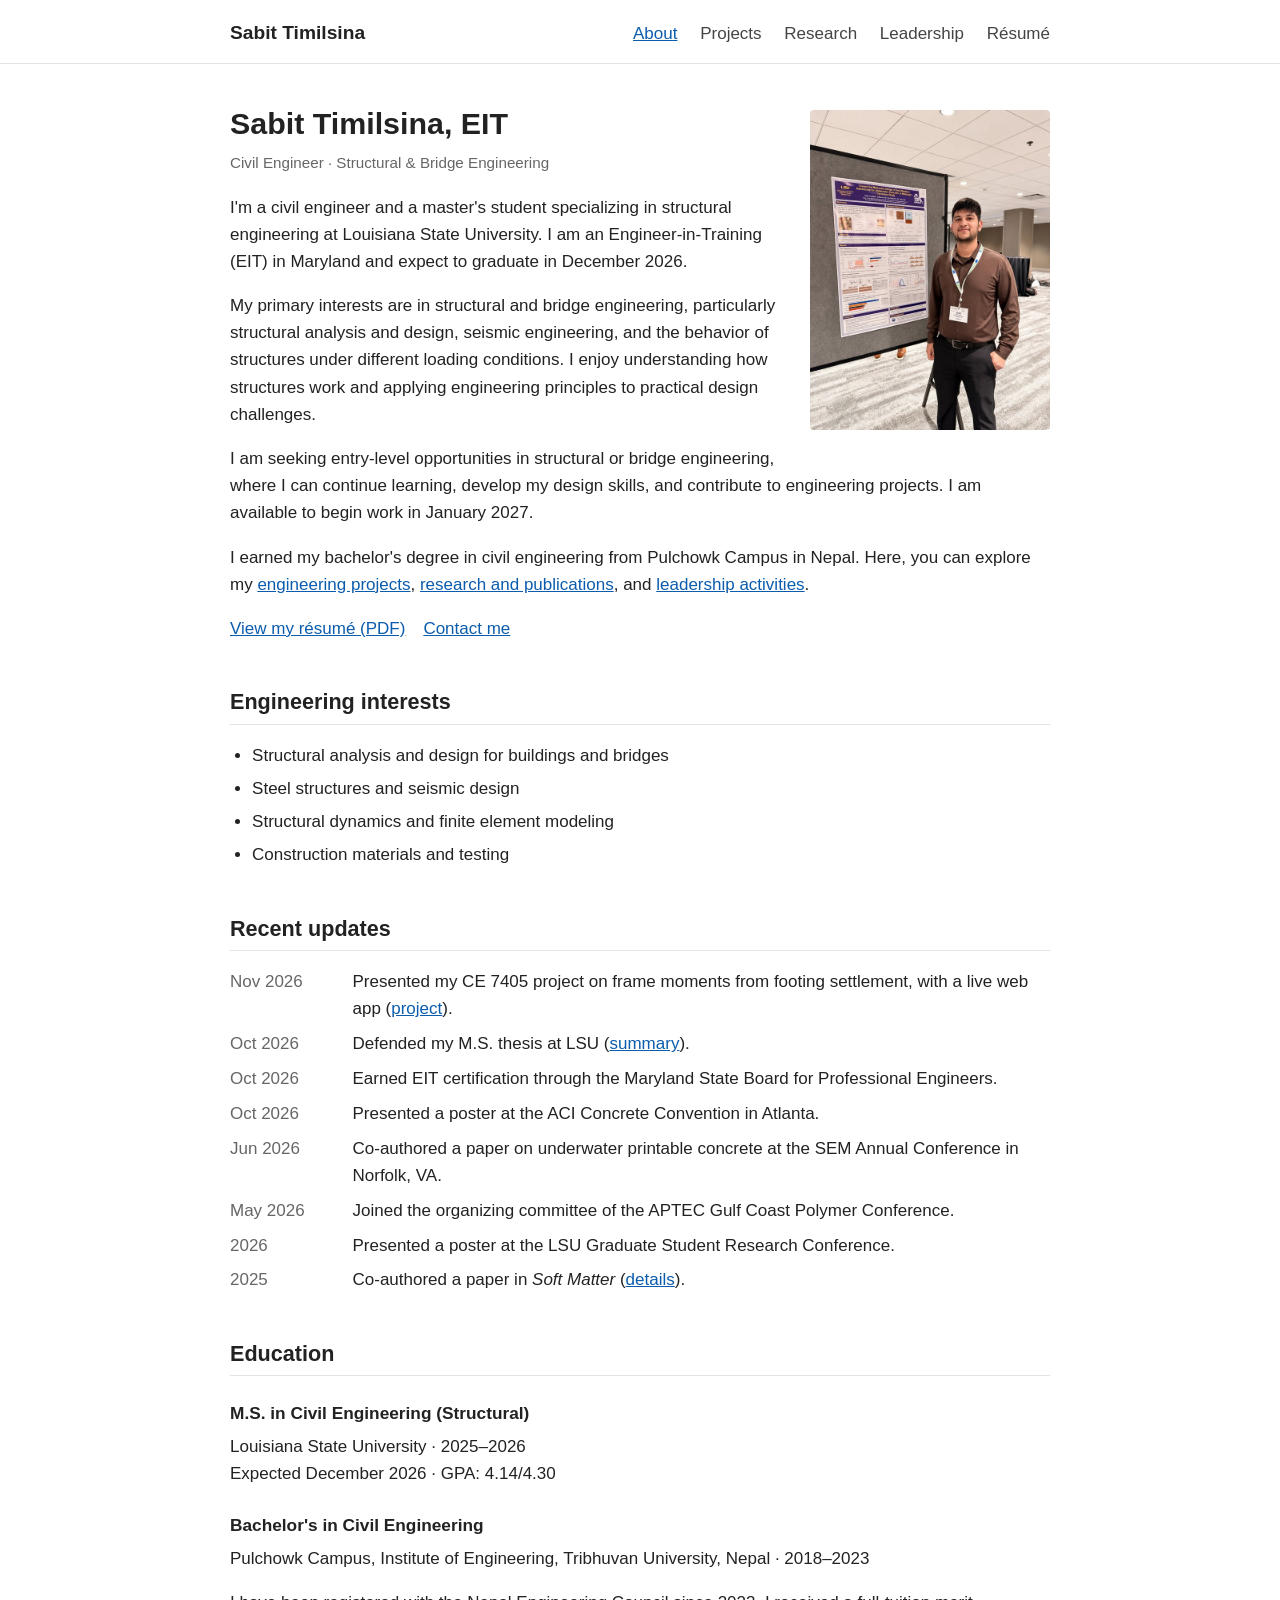
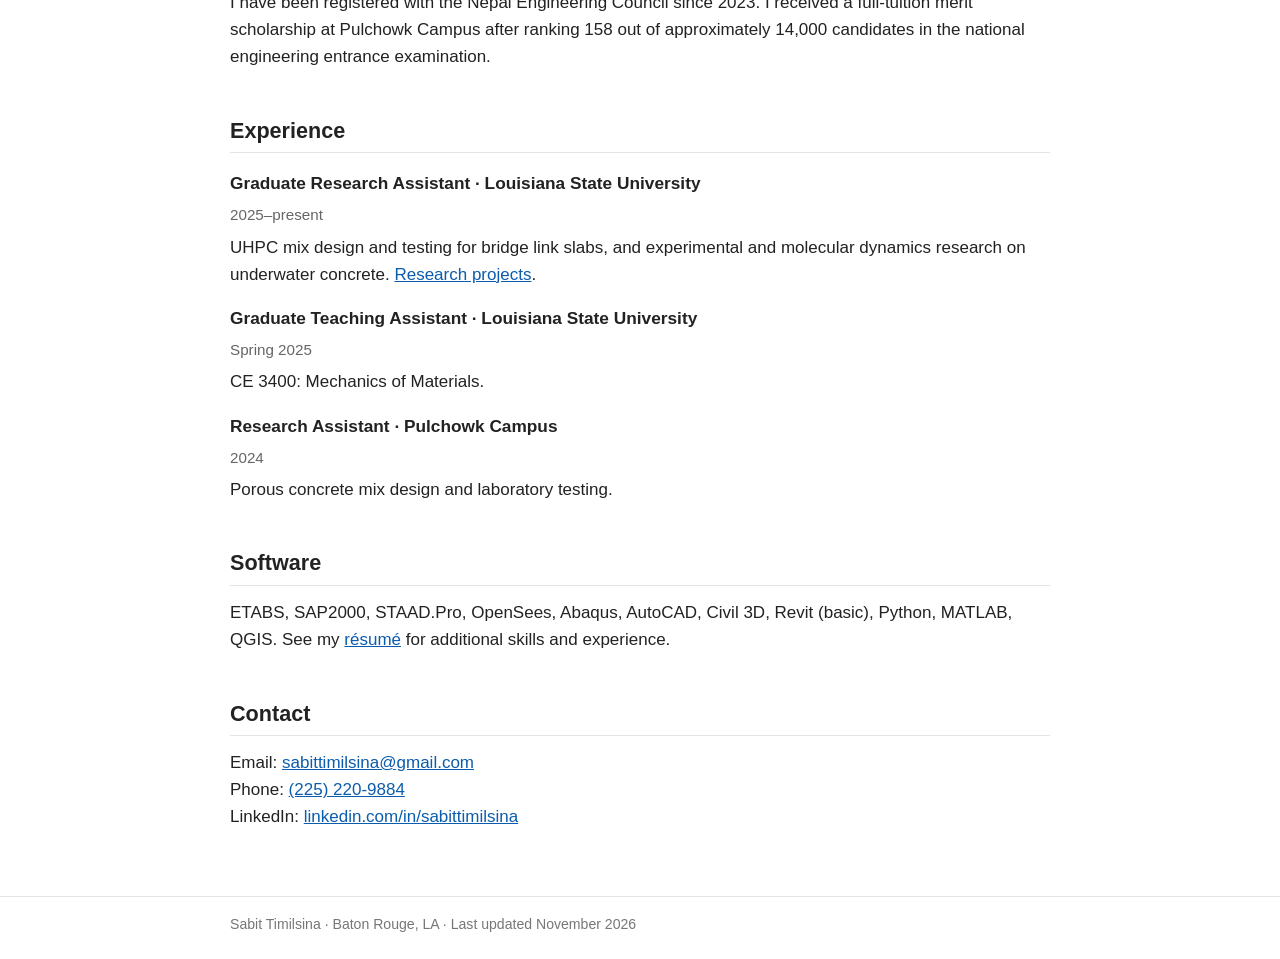
<file: index.html>
<!DOCTYPE html>
<html lang="en">
<head>
<meta charset="utf-8">
<meta name="viewport" content="width=device-width, initial-scale=1">
<title>Sabit Timilsina, EIT</title>
<meta name="description" content="Sabit Timilsina, EIT Civil engineer focused on structural engineering: analysis and design of buildings and bridges, structural dynamics, finite element modeling and materials testing.">
<meta property="og:type" content="website">
<meta property="og:title" content="Sabit Timilsina, EIT">
<meta property="og:description" content="Sabit Timilsina, EIT Civil engineer focused on structural engineering: analysis and design of buildings and bridges, structural dynamics, finite element modeling and materials testing.">
<meta property="og:url" content="https://sabittimilsina.github.io/">
<meta property="og:image" content="https://sabittimilsina.github.io/images/og-image.jpg">
<link rel="stylesheet" href="assets/style.css">
</head>
<body>
<a class="skip-link" href="#main-content">Skip to content</a>
<header>
  <div class="container">
    <a class="site-name" href="index.html">Sabit Timilsina</a>
    <nav aria-label="Main navigation"><a href="index.html" class="current" aria-current="page">About</a> <a href="projects.html">Projects</a> <a href="research.html">Research</a> <a href="leadership.html">Leadership</a> <a href="resume.pdf">R&eacute;sum&eacute;</a></nav>
  </div>
</header>
<main id="main-content">
  <div class="container">
<img class="photo" src="images/photo.jpg" alt="Sabit Timilsina">
<h1>Sabit Timilsina, EIT</h1>
<p class="meta" style="margin-bottom:1.2em">Civil Engineer &middot; Structural &amp; Bridge Engineering</p>
<p>I'm a civil engineer and a master's student specializing in structural engineering at Louisiana State University. I am an Engineer-in-Training (EIT) in Maryland and expect to graduate in December 2026.</p>
<p>My primary interests are in structural and bridge engineering, particularly structural analysis and design, seismic engineering, and the behavior of structures under different loading conditions. I enjoy understanding how structures work and applying engineering principles to practical design challenges.</p>
<p>I am seeking entry-level opportunities in structural or bridge engineering, where I can continue learning, develop my design skills, and contribute to engineering projects. I am available to begin work in January 2027.</p>
<p>I earned my bachelor's degree in civil engineering from Pulchowk Campus in Nepal. Here, you can explore my <a href="projects.html">engineering projects</a>, <a href="research.html">research and publications</a>, and <a href="leadership.html">leadership activities</a>.</p>
<p class="links"><a href="resume.pdf">View my r&eacute;sum&eacute; (PDF)</a><a href="#contact">Contact me</a></p>
<h2>Engineering interests</h2>
<ul>
<li>Structural analysis and design for buildings and bridges</li>
<li>Steel structures and seismic design</li>
<li>Structural dynamics and finite element modeling</li>
<li>Construction materials and testing</li>
</ul>

<h2>Recent updates</h2>
<ul class="news">
<li><span class="date">Nov 2026</span><span>Presented my CE 7405 project on frame moments from footing settlement, with a live web app (<a href="projects/settleframe.html">project</a>).</span></li>
<li><span class="date">Oct 2026</span><span>Defended my M.S. thesis at LSU (<a href="research.html">summary</a>).</span></li>
<li><span class="date">Oct 2026</span><span>Earned EIT certification through the Maryland State Board for Professional Engineers.</span></li>
<li><span class="date">Oct 2026</span><span>Presented a poster at the ACI Concrete Convention in Atlanta.</span></li>
<li><span class="date">Jun 2026</span><span>Co-authored a paper on underwater printable concrete at the SEM Annual Conference in Norfolk, VA.</span></li>
<li><span class="date">May 2026</span><span>Joined the organizing committee of the APTEC Gulf Coast Polymer Conference.</span></li>
<li><span class="date">2026</span><span>Presented a poster at the LSU Graduate Student Research Conference.</span></li>
<li><span class="date">2025</span><span>Co-authored a paper in <em>Soft Matter</em> (<a href="research.html">details</a>).</span></li>
</ul>

<h2>Education</h2>
<h3>M.S. in Civil Engineering (Structural)</h3>
<p>Louisiana State University &middot; 2025&ndash;2026<br>Expected December 2026 &middot; GPA: 4.14/4.30</p>
<h3>Bachelor's in Civil Engineering</h3>
<p>Pulchowk Campus, Institute of Engineering, Tribhuvan University, Nepal &middot; 2018&ndash;2023</p>
<p>I have been registered with the Nepal Engineering Council since 2023. I received a full-tuition merit scholarship at Pulchowk Campus after ranking 158 out of approximately 14,000 candidates in the national engineering entrance examination.</p>

<h2>Experience</h2>
<div class="experience-list">
<h3>Graduate Research Assistant &middot; Louisiana State University</h3>
<p class="meta">2025&ndash;present</p>
<p>UHPC mix design and testing for bridge link slabs, and experimental and molecular dynamics research on underwater concrete. <a href="research.html#research-projects">Research projects</a>.</p>
<h3>Graduate Teaching Assistant &middot; Louisiana State University</h3>
<p class="meta">Spring 2025</p>
<p>CE 3400: Mechanics of Materials.</p>
<h3>Research Assistant &middot; Pulchowk Campus</h3>
<p class="meta">2024</p>
<p>Porous concrete mix design and laboratory testing.</p>
</div>
<h2>Software</h2>
<p>ETABS, SAP2000, STAAD.Pro, OpenSees, Abaqus, AutoCAD, Civil 3D, Revit (basic), Python, MATLAB, QGIS. See my <a href="resume.pdf">r&eacute;sum&eacute;</a> for additional skills and experience.</p>

<h2 id="contact">Contact</h2>
<p>Email: <a href="mailto:sabittimilsina@gmail.com">sabittimilsina@gmail.com</a><br>
Phone: <a href="tel:+12252209884">(225) 220-9884</a><br>
LinkedIn: <a href="https://www.linkedin.com/in/sabittimilsina">linkedin.com/in/sabittimilsina</a></p>
  </div>
</main>
<footer>
  <div class="container">Sabit Timilsina &middot; Baton Rouge, LA &middot; Last updated November 2026</div>
</footer>
</body>
</html>
</file>
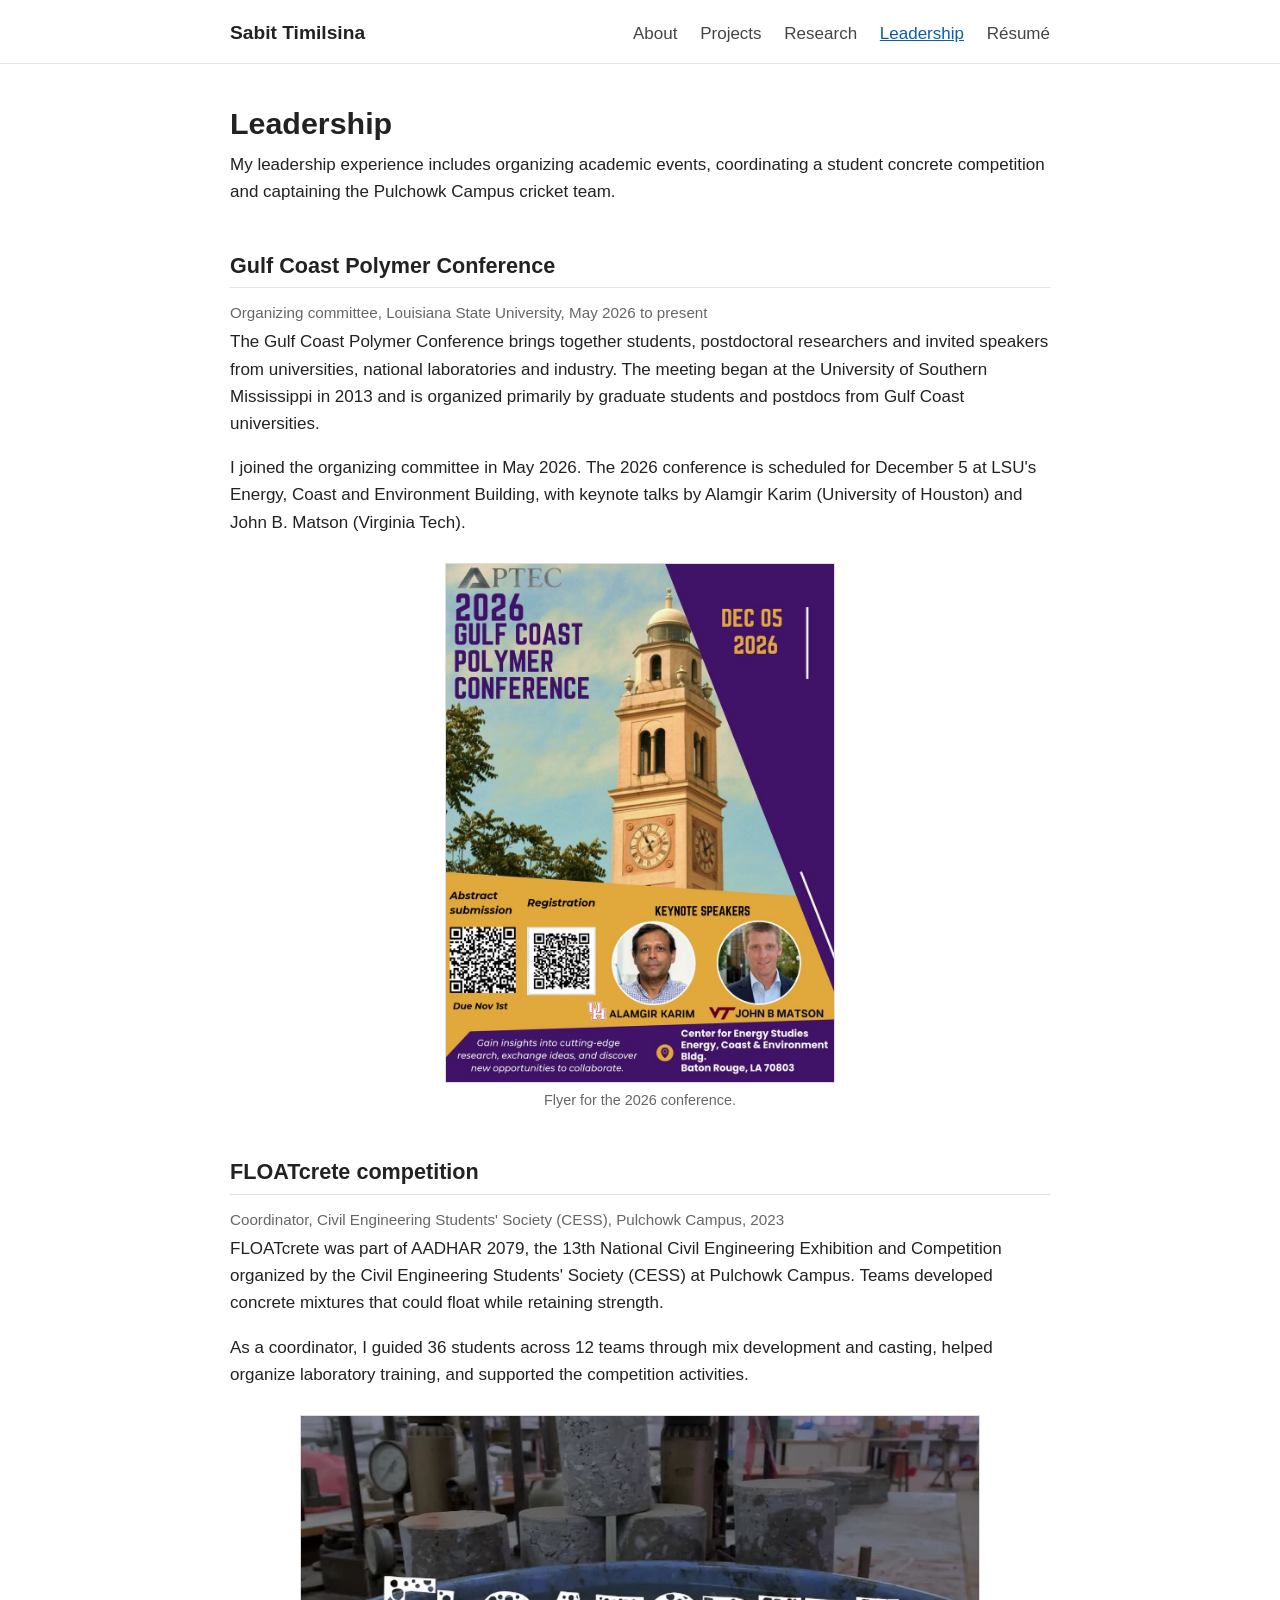
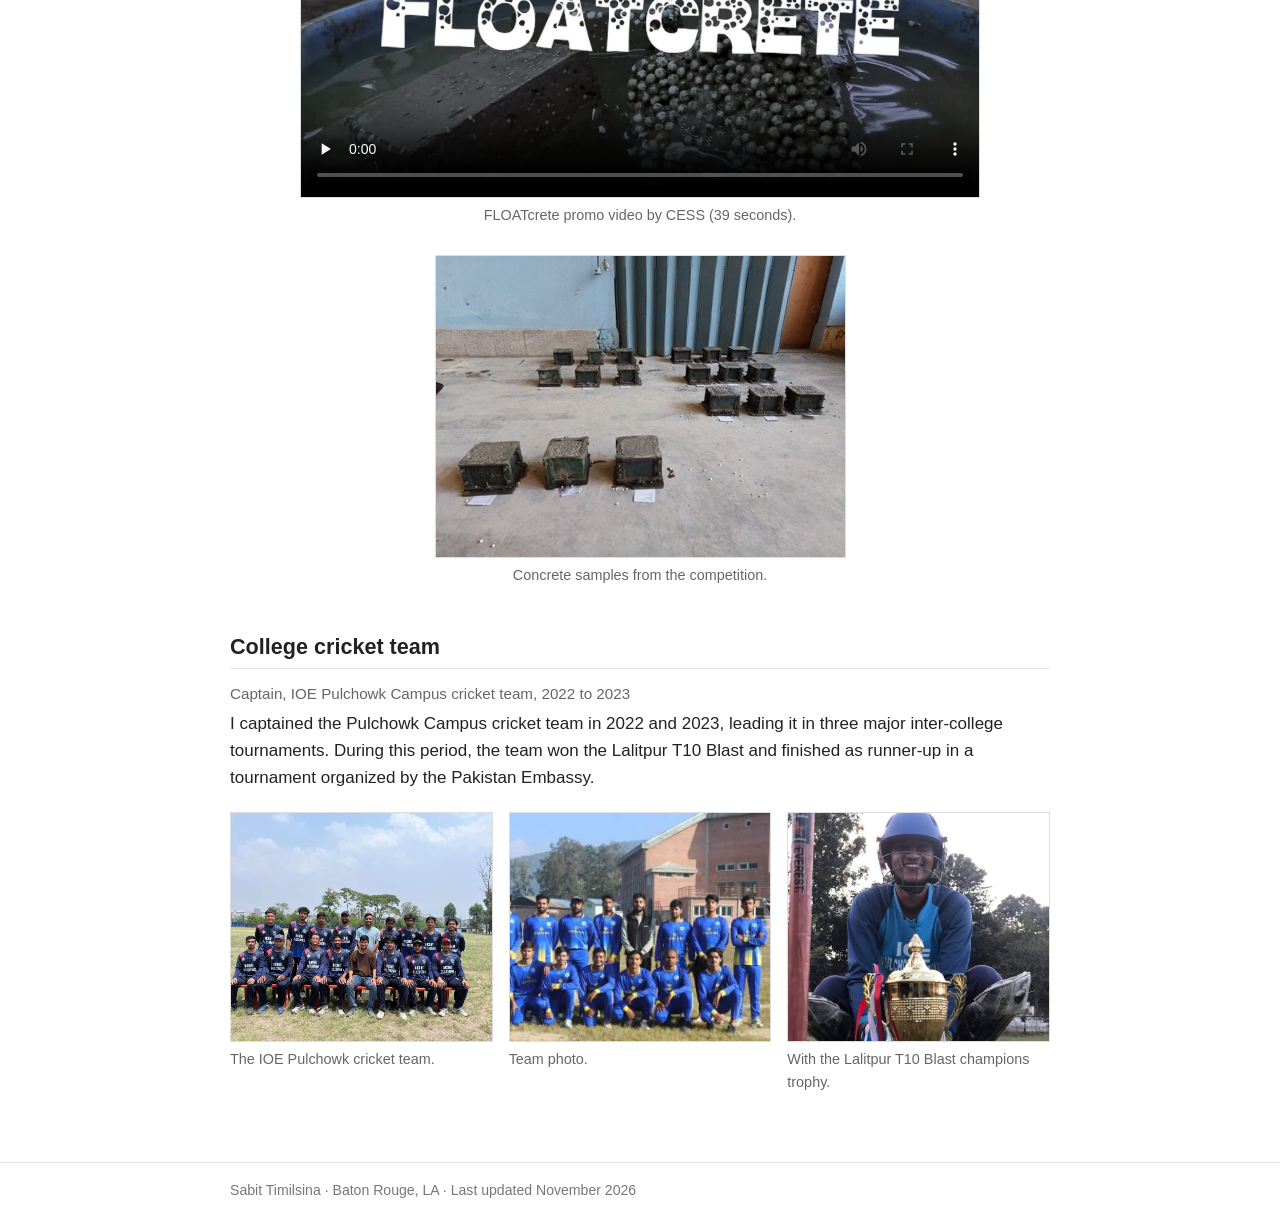
<file: leadership.html>
<!DOCTYPE html>
<html lang="en">
<head>
<meta charset="utf-8">
<meta name="viewport" content="width=device-width, initial-scale=1">
<title>Leadership | Sabit Timilsina</title>
<meta name="description" content="Leadership and activities: Gulf Coast Polymer Conference organizing committee, FLOATcrete competition coordinator, and college cricket captain.">
<meta property="og:type" content="website">
<meta property="og:title" content="Leadership | Sabit Timilsina">
<meta property="og:description" content="Leadership and activities: Gulf Coast Polymer Conference organizing committee, FLOATcrete competition coordinator, and college cricket captain.">
<meta property="og:url" content="https://sabittimilsina.github.io/leadership.html">
<meta property="og:image" content="https://sabittimilsina.github.io/images/og-image.jpg">
<link rel="stylesheet" href="assets/style.css">
</head>
<body>
<a class="skip-link" href="#main-content">Skip to content</a>
<header>
  <div class="container">
    <a class="site-name" href="index.html">Sabit Timilsina</a>
    <nav aria-label="Main navigation"><a href="index.html">About</a> <a href="projects.html">Projects</a> <a href="research.html">Research</a> <a href="leadership.html" class="current" aria-current="page">Leadership</a> <a href="resume.pdf">R&eacute;sum&eacute;</a></nav>
  </div>
</header>
<main id="main-content">
  <div class="container">
<h1>Leadership</h1>
<p>My leadership experience includes organizing academic events, coordinating a student concrete competition and captaining the Pulchowk Campus cricket team.</p>

<h2>Gulf Coast Polymer Conference</h2>
<p class="meta">Organizing committee, Louisiana State University, May 2026 to present</p>
<p>The Gulf Coast Polymer Conference brings together students, postdoctoral researchers and invited speakers from universities, national laboratories and industry. The meeting began at the University of Southern Mississippi in 2013 and is organized primarily by graduate students and postdocs from Gulf Coast universities.</p>
<p>I joined the organizing committee in May 2026. The 2026 conference is scheduled for December 5 at LSU's Energy, Coast and Environment Building, with keynote talks by Alamgir Karim (University of Houston) and John B. Matson (Virginia Tech).</p>
<figure><a href="images/leadership-gcpc-2026-flyer.jpg"><img src="images/leadership-gcpc-2026-flyer.jpg" alt="Flyer for the 2026 Gulf Coast Polymer Conference at LSU" loading="lazy"></a><figcaption>Flyer for the 2026 conference.</figcaption></figure>

<h2>FLOATcrete competition</h2>
<p class="meta">Coordinator, Civil Engineering Students' Society (CESS), Pulchowk Campus, 2023</p>
<p>FLOATcrete was part of AADHAR 2079, the 13th National Civil Engineering Exhibition and Competition organized by the Civil Engineering Students' Society (CESS) at Pulchowk Campus. Teams developed concrete mixtures that could float while retaining strength.</p>
<p>As a coordinator, I guided 36 students across 12 teams through mix development and casting, helped organize laboratory training, and supported the competition activities.</p>
<figure><video controls preload="none" poster="images/floatcrete-promo-poster.jpg"><source src="images/floatcrete-promo.mp4" type="video/mp4">Your browser can't play this video.</video><figcaption>FLOATcrete promo video by CESS (39 seconds).</figcaption></figure>
<figure><a href="images/leadership-floatcrete-samples.jpg"><img src="images/leadership-floatcrete-samples.jpg" alt="Concrete blocks made by the teams" loading="lazy"></a><figcaption>Concrete samples from the competition.</figcaption></figure>

<h2>College cricket team</h2>
<p class="meta">Captain, IOE Pulchowk Campus cricket team, 2022 to 2023</p>
<p>I captained the Pulchowk Campus cricket team in 2022 and 2023, leading it in three major inter-college tournaments. During this period, the team won the Lalitpur T10 Blast and finished as runner-up in a tournament organized by the Pakistan Embassy.</p>
<div class="photo-grid">
<figure><a href="images/leadership-cricket-team-ioe.jpg"><img src="images/leadership-cricket-team-ioe.jpg" alt="IOE Pulchowk cricket team photo" loading="lazy"></a><figcaption>The IOE Pulchowk cricket team.</figcaption></figure>
<figure><a href="images/leadership-cricket-team-2.jpg"><img src="images/leadership-cricket-team-2.jpg" alt="Cricket team photo in blue kits" loading="lazy"></a><figcaption>Team photo.</figcaption></figure>
<figure><a href="images/leadership-cricket-trophy.jpg"><img src="images/leadership-cricket-trophy.jpg" alt="Sabit in cricket gear with the Lalitpur T10 Blast trophy" loading="lazy"></a><figcaption>With the Lalitpur T10 Blast champions trophy.</figcaption></figure>
</div>
  </div>
</main>
<footer>
  <div class="container">Sabit Timilsina &middot; Baton Rouge, LA &middot; Last updated November 2026</div>
</footer>
</body>
</html>
</file>
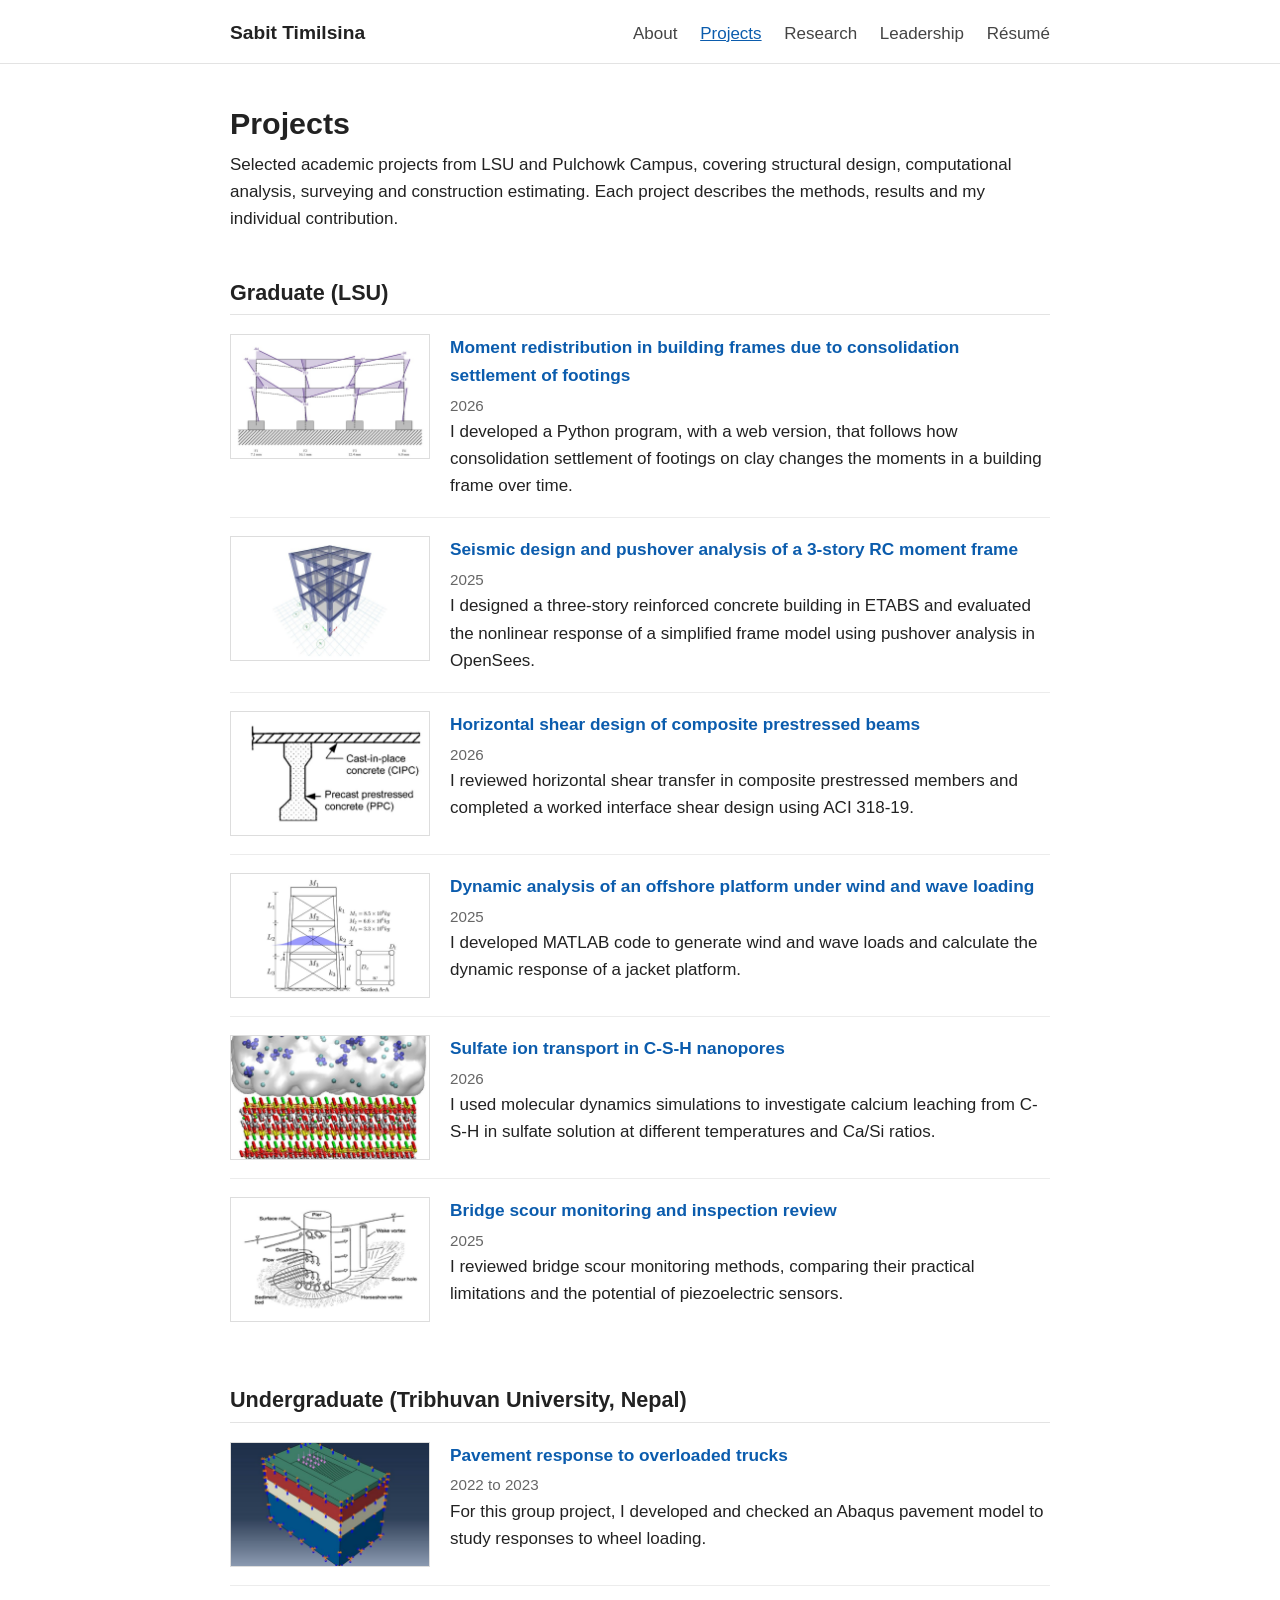
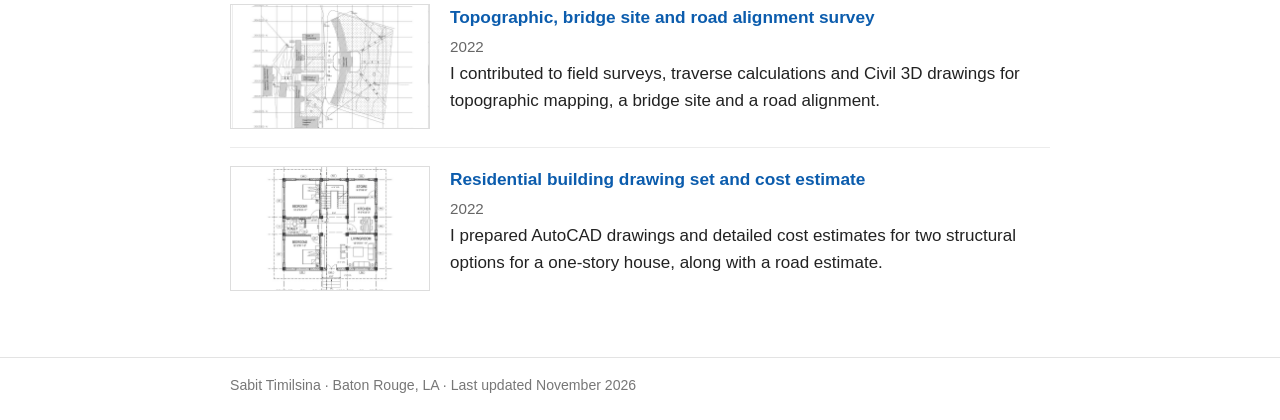
<file: projects.html>
<!DOCTYPE html>
<html lang="en">
<head>
<meta charset="utf-8">
<meta name="viewport" content="width=device-width, initial-scale=1">
<title>Projects | Sabit Timilsina</title>
<meta name="description" content="Design, analysis and research projects by Sabit Timilsina.">
<meta property="og:type" content="website">
<meta property="og:title" content="Projects | Sabit Timilsina">
<meta property="og:description" content="Design, analysis and research projects by Sabit Timilsina.">
<meta property="og:url" content="https://sabittimilsina.github.io/projects.html">
<meta property="og:image" content="https://sabittimilsina.github.io/images/og-image.jpg">
<link rel="stylesheet" href="assets/style.css">
</head>
<body>
<a class="skip-link" href="#main-content">Skip to content</a>
<header>
  <div class="container">
    <a class="site-name" href="index.html">Sabit Timilsina</a>
    <nav aria-label="Main navigation"><a href="index.html">About</a> <a href="projects.html" class="current" aria-current="page">Projects</a> <a href="research.html">Research</a> <a href="leadership.html">Leadership</a> <a href="resume.pdf">R&eacute;sum&eacute;</a></nav>
  </div>
</header>
<main id="main-content">
  <div class="container">
<h1>Projects</h1>
<p>Selected academic projects from LSU and Pulchowk Campus, covering structural design, computational analysis, surveying and construction estimating. Each project describes the methods, results and my individual contribution.</p>

<h2>Graduate (LSU)</h2>
<ul class="project-list">
<li>
  <a href="projects/settleframe.html"><img src="images/thumbs/settleframe.jpg" alt="" loading="lazy"></a>
  <div>
    <h3><a href="projects/settleframe.html">Moment redistribution in building frames due to consolidation settlement of footings</a></h3>
    <p class="meta">2026</p>
    <p>I developed a Python program, with a web version, that follows how consolidation settlement of footings on clay changes the moments in a building frame over time.</p>
  </div>
</li>
<li>
  <a href="projects/seismic-rc-frame.html"><img src="images/thumbs/seismic.jpg" alt="" loading="lazy"></a>
  <div>
    <h3><a href="projects/seismic-rc-frame.html">Seismic design and pushover analysis of a 3-story RC moment frame</a></h3>
    <p class="meta">2025</p>
    <p>I designed a three-story reinforced concrete building in ETABS and evaluated the nonlinear response of a simplified frame model using pushover analysis in OpenSees.</p>
  </div>
</li>
<li>
  <a href="projects/horizontal-shear-composite-beams.html"><img src="images/thumbs/prestressed.jpg" alt="" loading="lazy"></a>
  <div>
    <h3><a href="projects/horizontal-shear-composite-beams.html">Horizontal shear design of composite prestressed beams</a></h3>
    <p class="meta">2026</p>
    <p>I reviewed horizontal shear transfer in composite prestressed members and completed a worked interface shear design using ACI 318-19.</p>
  </div>
</li>
<li>
  <a href="projects/offshore-dynamic-analysis.html"><img src="images/thumbs/offshore.jpg" alt="" loading="lazy"></a>
  <div>
    <h3><a href="projects/offshore-dynamic-analysis.html">Dynamic analysis of an offshore platform under wind and wave loading</a></h3>
    <p class="meta">2025</p>
    <p>I developed MATLAB code to generate wind and wave loads and calculate the dynamic response of a jacket platform.</p>
  </div>
</li>
<li>
  <a href="projects/sulfate-ion-transport-csh.html"><img src="images/thumbs/sulfate.jpg" alt="" loading="lazy"></a>
  <div>
    <h3><a href="projects/sulfate-ion-transport-csh.html">Sulfate ion transport in C-S-H nanopores</a></h3>
    <p class="meta">2026</p>
    <p>I used molecular dynamics simulations to investigate calcium leaching from C-S-H in sulfate solution at different temperatures and Ca/Si ratios.</p>
  </div>
</li>
<li>
  <a href="projects/bridge-scour-monitoring.html"><img src="images/thumbs/scour.jpg" alt="" loading="lazy"></a>
  <div>
    <h3><a href="projects/bridge-scour-monitoring.html">Bridge scour monitoring and inspection review</a></h3>
    <p class="meta">2025</p>
    <p>I reviewed bridge scour monitoring methods, comparing their practical limitations and the potential of piezoelectric sensors.</p>
  </div>
</li>
</ul>

<h2>Undergraduate (Tribhuvan University, Nepal)</h2>
<ul class="project-list">
<li>
  <a href="projects/pavement-overloading-fea.html"><img src="images/thumbs/pavement.jpg" alt="" loading="lazy"></a>
  <div>
    <h3><a href="projects/pavement-overloading-fea.html">Pavement response to overloaded trucks</a></h3>
    <p class="meta">2022 to 2023</p>
    <p>For this group project, I developed and checked an Abaqus pavement model to study responses to wheel loading.</p>
  </div>
</li>
<li>
  <a href="projects/bridge-approach-survey.html"><img src="images/thumbs/survey.jpg" alt="" loading="lazy"></a>
  <div>
    <h3><a href="projects/bridge-approach-survey.html">Topographic, bridge site and road alignment survey</a></h3>
    <p class="meta">2022</p>
    <p>I contributed to field surveys, traverse calculations and Civil 3D drawings for topographic mapping, a bridge site and a road alignment.</p>
  </div>
</li>
<li>
  <a href="projects/residential-drawing-set.html"><img src="images/thumbs/residential.jpg" alt="" loading="lazy"></a>
  <div>
    <h3><a href="projects/residential-drawing-set.html">Residential building drawing set and cost estimate</a></h3>
    <p class="meta">2022</p>
    <p>I prepared AutoCAD drawings and detailed cost estimates for two structural options for a one-story house, along with a road estimate.</p>
  </div>
</li>
</ul>
  </div>
</main>
<footer>
  <div class="container">Sabit Timilsina &middot; Baton Rouge, LA &middot; Last updated November 2026</div>
</footer>
</body>
</html>
</file>
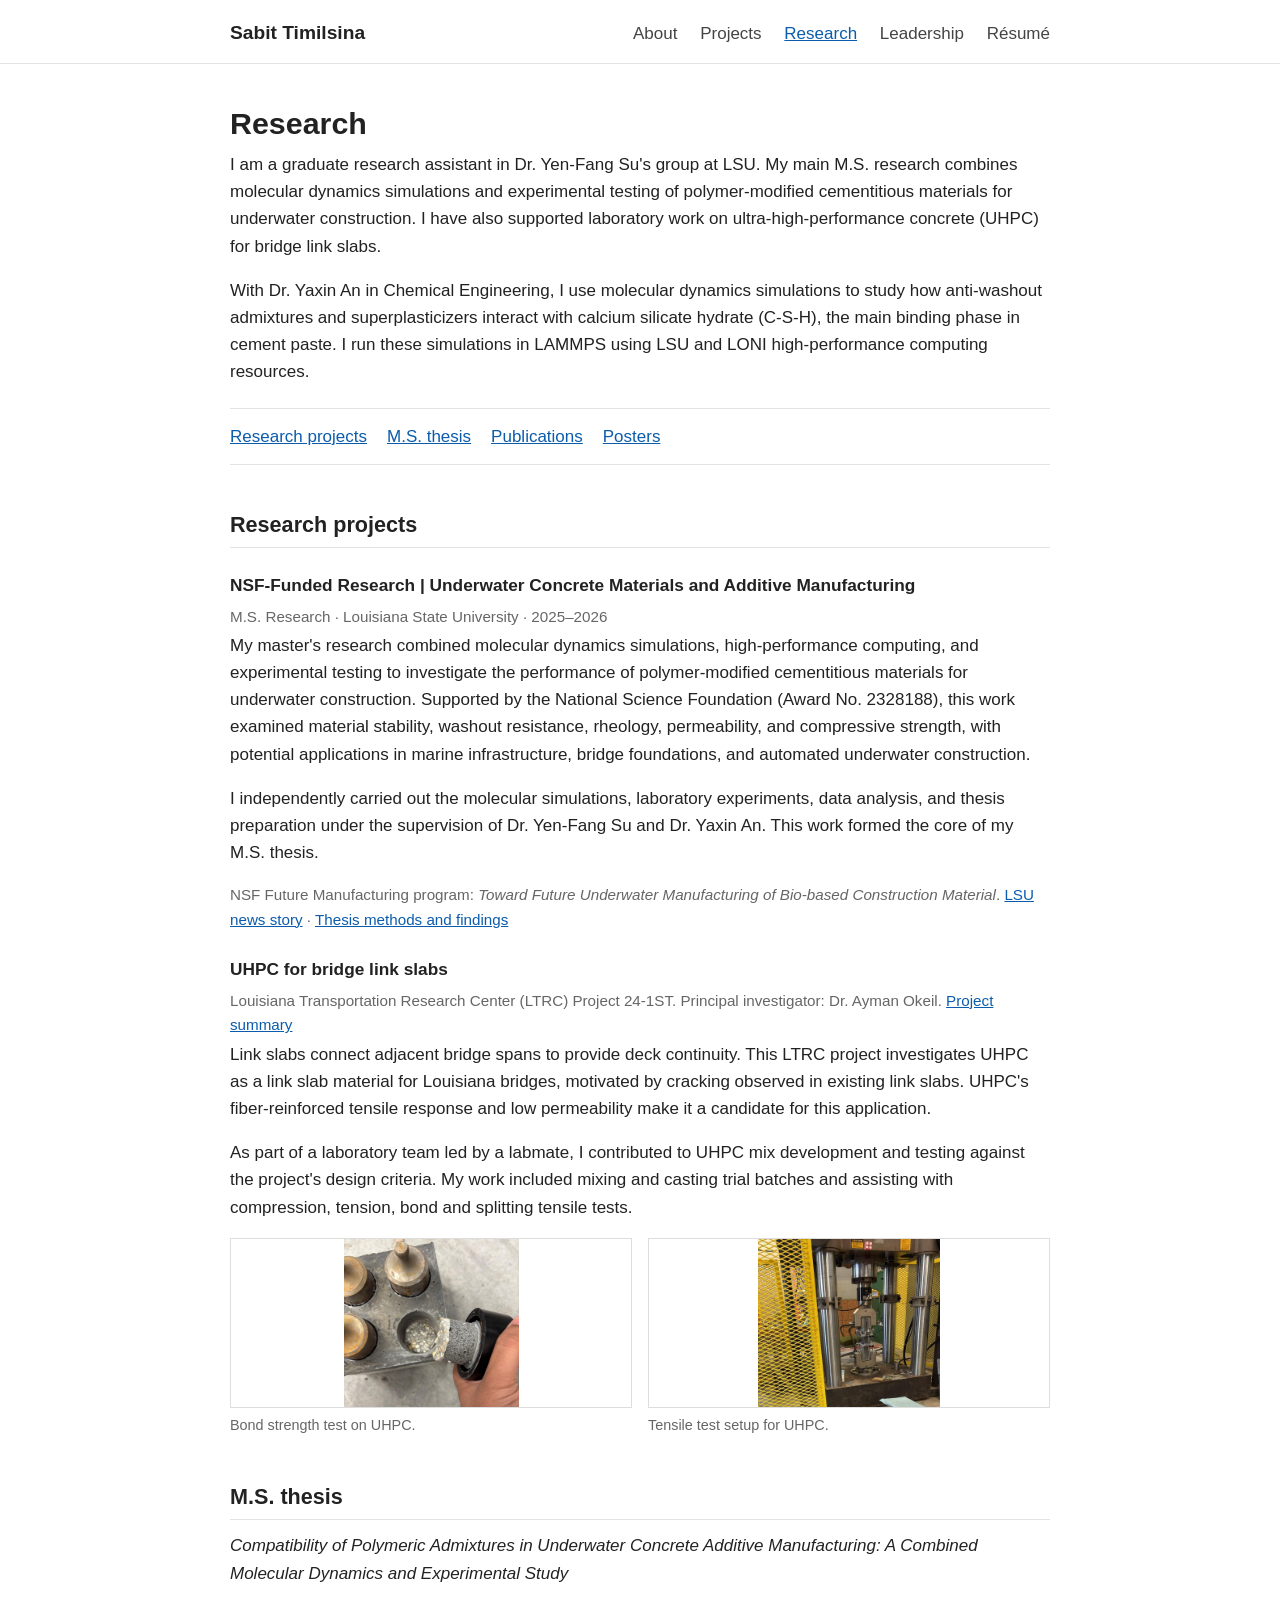
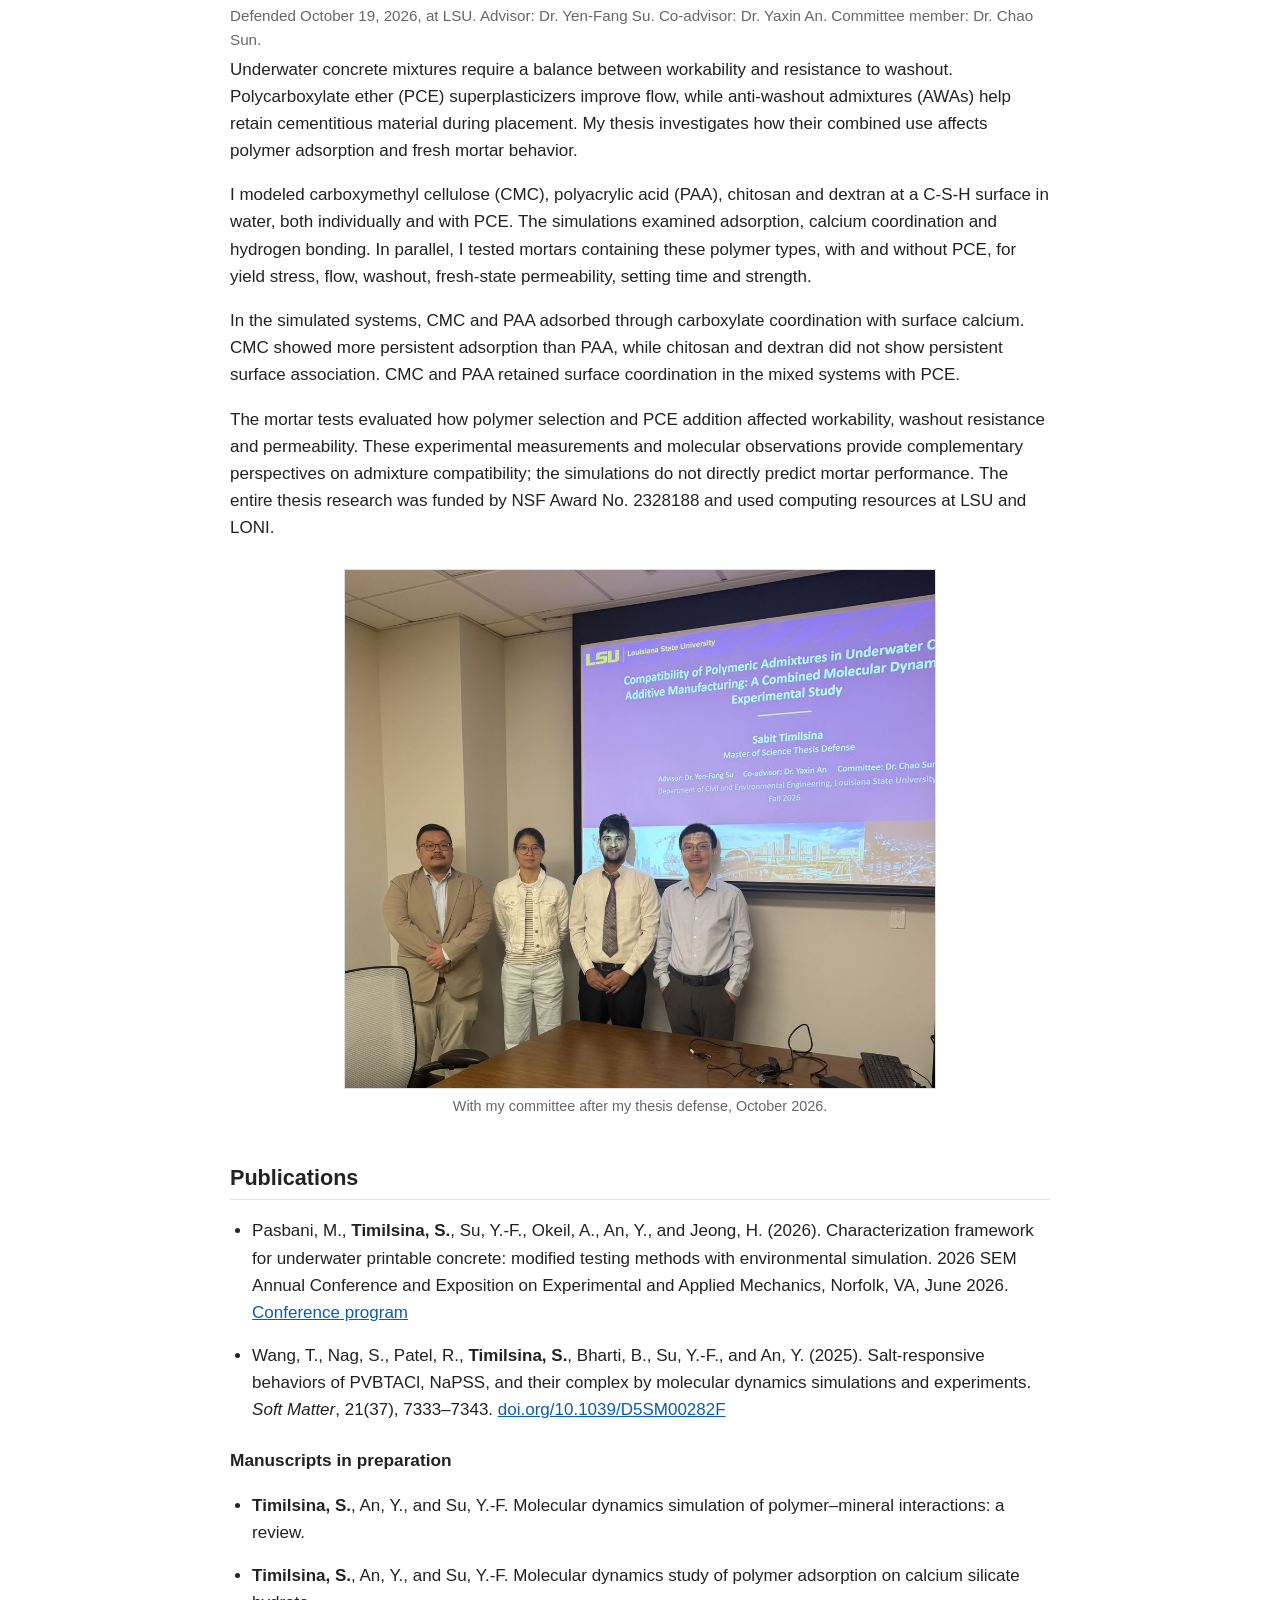
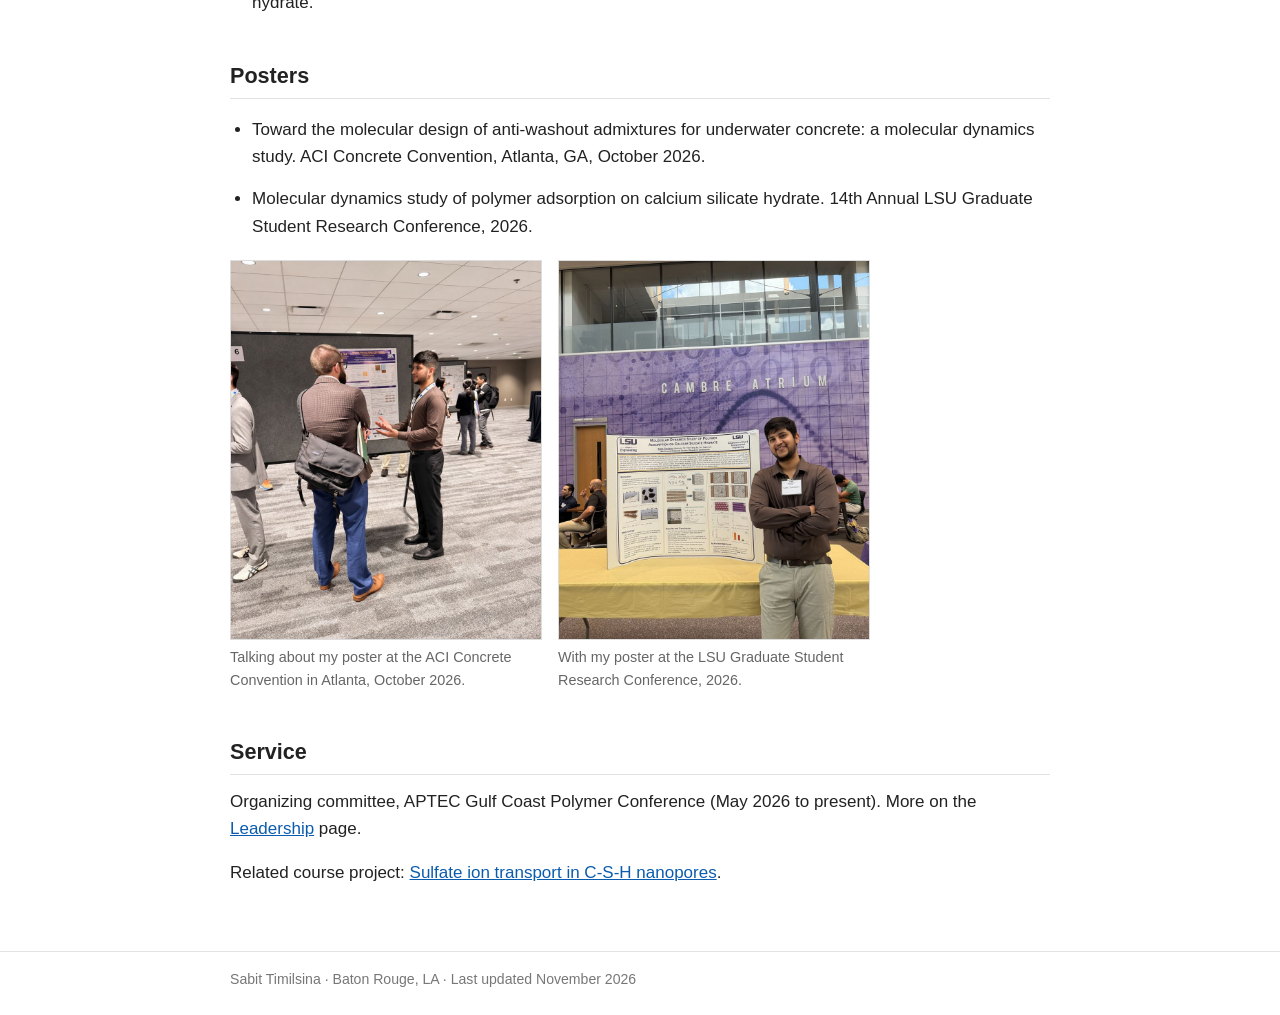
<file: research.html>
<!DOCTYPE html>
<html lang="en">
<head>
<meta charset="utf-8">
<meta name="viewport" content="width=device-width, initial-scale=1">
<title>Research | Sabit Timilsina</title>
<meta name="description" content="Research by Sabit Timilsina at LSU on UHPC, underwater concrete and molecular dynamics of polymers on C-S-H.">
<meta property="og:type" content="website">
<meta property="og:title" content="Research | Sabit Timilsina">
<meta property="og:description" content="Research by Sabit Timilsina at LSU on UHPC, underwater concrete and molecular dynamics of polymers on C-S-H.">
<meta property="og:url" content="https://sabittimilsina.github.io/research.html">
<meta property="og:image" content="https://sabittimilsina.github.io/images/og-image.jpg">
<link rel="stylesheet" href="assets/style.css">
</head>
<body>
<a class="skip-link" href="#main-content">Skip to content</a>
<header>
  <div class="container">
    <a class="site-name" href="index.html">Sabit Timilsina</a>
    <nav aria-label="Main navigation"><a href="index.html">About</a> <a href="projects.html">Projects</a> <a href="research.html" class="current" aria-current="page">Research</a> <a href="leadership.html">Leadership</a> <a href="resume.pdf">R&eacute;sum&eacute;</a></nav>
  </div>
</header>
<main id="main-content">
  <div class="container">
<h1>Research</h1>
<p>I am a graduate research assistant in Dr. Yen-Fang Su's group at LSU. My main M.S. research combines molecular dynamics simulations and experimental testing of polymer-modified cementitious materials for underwater construction. I have also supported laboratory work on ultra-high-performance concrete (UHPC) for bridge link slabs.</p>
<p>With Dr. Yaxin An in Chemical Engineering, I use molecular dynamics simulations to study how anti-washout admixtures and superplasticizers interact with calcium silicate hydrate (C-S-H), the main binding phase in cement paste. I run these simulations in LAMMPS using LSU and LONI high-performance computing resources.</p>

<nav class="section-nav" aria-label="Research sections"><a href="#research-projects">Research projects</a><a href="#thesis">M.S. thesis</a><a href="#publications">Publications</a><a href="#posters">Posters</a></nav>
<h2 id="research-projects">Research projects</h2>
<h3>NSF-Funded Research | Underwater Concrete Materials and Additive Manufacturing</h3>
<p class="meta">M.S. Research &middot; Louisiana State University &middot; 2025&ndash;2026</p>
<p>My master's research combined molecular dynamics simulations, high-performance computing, and experimental testing to investigate the performance of polymer-modified cementitious materials for underwater construction. Supported by the National Science Foundation (Award No. 2328188), this work examined material stability, washout resistance, rheology, permeability, and compressive strength, with potential applications in marine infrastructure, bridge foundations, and automated underwater construction.</p>
<p>I independently carried out the molecular simulations, laboratory experiments, data analysis, and thesis preparation under the supervision of Dr. Yen-Fang Su and Dr. Yaxin An. This work formed the core of my M.S. thesis.</p>
<p class="meta">NSF Future Manufacturing program: <em>Toward Future Underwater Manufacturing of Bio-based Construction Material</em>. <a href="https://www.lsu.edu/eng/news/2023/11/underwater-construction-advancements.php">LSU news story</a> &middot; <a href="#thesis">Thesis methods and findings</a></p>

<h3>UHPC for bridge link slabs</h3>
<p class="meta">Louisiana Transportation Research Center (LTRC) Project 24-1ST. Principal investigator: Dr. Ayman Okeil. <a href="https://www.ltrc.lsu.edu/pdf/capsule_24-1ST.pdf">Project summary</a></p>
<p>Link slabs connect adjacent bridge spans to provide deck continuity. This LTRC project investigates UHPC as a link slab material for Louisiana bridges, motivated by cracking observed in existing link slabs. UHPC's fiber-reinforced tensile response and low permeability make it a candidate for this application.</p>
<p>As part of a laboratory team led by a labmate, I contributed to UHPC mix development and testing against the project's design criteria. My work included mixing and casting trial batches and assisting with compression, tension, bond and splitting tensile tests.</p>
<div class="fig-grid two">
<figure><a href="images/uhpc-bond-test.jpg"><img src="images/uhpc-bond-test.jpg" alt="Concrete block with steel test dollies after a bond test" loading="lazy"></a><figcaption>Bond strength test on UHPC.</figcaption></figure>
<figure><a href="images/uhpc-tensile-test.jpg"><img src="images/uhpc-tensile-test.jpg" alt="UHPC specimen in a loading frame" loading="lazy"></a><figcaption>Tensile test setup for UHPC.</figcaption></figure>
</div>

<h2 id="thesis">M.S. thesis</h2>
<p><em>Compatibility of Polymeric Admixtures in Underwater Concrete Additive Manufacturing: A Combined Molecular Dynamics and Experimental Study</em></p>
<p class="meta">Defended October 19, 2026, at LSU. Advisor: Dr. Yen-Fang Su. Co-advisor: Dr. Yaxin An. Committee member: Dr. Chao Sun.</p>
<p>Underwater concrete mixtures require a balance between workability and resistance to washout. Polycarboxylate ether (PCE) superplasticizers improve flow, while anti-washout admixtures (AWAs) help retain cementitious material during placement. My thesis investigates how their combined use affects polymer adsorption and fresh mortar behavior.</p>
<p>I modeled carboxymethyl cellulose (CMC), polyacrylic acid (PAA), chitosan and dextran at a C-S-H surface in water, both individually and with PCE. The simulations examined adsorption, calcium coordination and hydrogen bonding. In parallel, I tested mortars containing these polymer types, with and without PCE, for yield stress, flow, washout, fresh-state permeability, setting time and strength.</p>
<p>In the simulated systems, CMC and PAA adsorbed through carboxylate coordination with surface calcium. CMC showed more persistent adsorption than PAA, while chitosan and dextran did not show persistent surface association. CMC and PAA retained surface coordination in the mixed systems with PCE.</p>
<p>The mortar tests evaluated how polymer selection and PCE addition affected workability, washout resistance and permeability. These experimental measurements and molecular observations provide complementary perspectives on admixture compatibility; the simulations do not directly predict mortar performance. The entire thesis research was funded by NSF Award No. 2328188 and used computing resources at LSU and LONI.</p>
<figure><a href="images/research-thesis-defense.jpg"><img src="images/research-thesis-defense.jpg" alt="Sabit with his thesis committee in front of his title slide" loading="lazy"></a><figcaption>With my committee after my thesis defense, October 2026.</figcaption></figure>

<h2 id="publications">Publications</h2>
<ul class="refs">
<li>Pasbani, M., <strong>Timilsina, S.</strong>, Su, Y.-F., Okeil, A., An, Y., and Jeong, H. (2026). Characterization framework for underwater printable concrete: modified testing methods with environmental simulation. 2026 SEM Annual Conference and Exposition on Experimental and Applied Mechanics, Norfolk, VA, June 2026. <a href="https://sem.org//Files/events/26s/26s-Program-WEB.pdf">Conference program</a></li>
<li>Wang, T., Nag, S., Patel, R., <strong>Timilsina, S.</strong>, Bharti, B., Su, Y.-F., and An, Y. (2025). Salt-responsive behaviors of PVBTACl, NaPSS, and their complex by molecular dynamics simulations and experiments. <em>Soft Matter</em>, 21(37), 7333&ndash;7343. <a href="https://doi.org/10.1039/D5SM00282F">doi.org/10.1039/D5SM00282F</a></li>
</ul>

<h3>Manuscripts in preparation</h3>
<ul class="refs">
<li><strong>Timilsina, S.</strong>, An, Y., and Su, Y.-F. Molecular dynamics simulation of polymer&ndash;mineral interactions: a review.</li>
<li><strong>Timilsina, S.</strong>, An, Y., and Su, Y.-F. Molecular dynamics study of polymer adsorption on calcium silicate hydrate.</li>
</ul>

<h2 id="posters">Posters</h2>
<ul class="refs">
<li>Toward the molecular design of anti-washout admixtures for underwater concrete: a molecular dynamics study. ACI Concrete Convention, Atlanta, GA, October 2026.</li>
<li>Molecular dynamics study of polymer adsorption on calcium silicate hydrate. 14th Annual LSU Graduate Student Research Conference, 2026.</li>
</ul>
<div class="photo-grid two">
<figure><a href="images/research-poster-aci-atlanta.jpg"><img src="images/research-poster-aci-atlanta.jpg" alt="Sabit talking with a visitor at his poster at the ACI Concrete Convention" loading="lazy"></a><figcaption>Talking about my poster at the ACI Concrete Convention in Atlanta, October 2026.</figcaption></figure>
<figure><a href="images/research-poster-lsu-gsrc.jpg"><img src="images/research-poster-lsu-gsrc.jpg" alt="Sabit standing next to his poster at the LSU Graduate Student Research Conference" loading="lazy"></a><figcaption>With my poster at the LSU Graduate Student Research Conference, 2026.</figcaption></figure>
</div>

<h2>Service</h2>
<p>Organizing committee, APTEC Gulf Coast Polymer Conference (May 2026 to present). More on the <a href="leadership.html">Leadership</a> page.</p>

<p>Related course project: <a href="projects/sulfate-ion-transport-csh.html">Sulfate ion transport in C-S-H nanopores</a>.</p>
  </div>
</main>
<footer>
  <div class="container">Sabit Timilsina &middot; Baton Rouge, LA &middot; Last updated November 2026</div>
</footer>
</body>
</html>
</file>
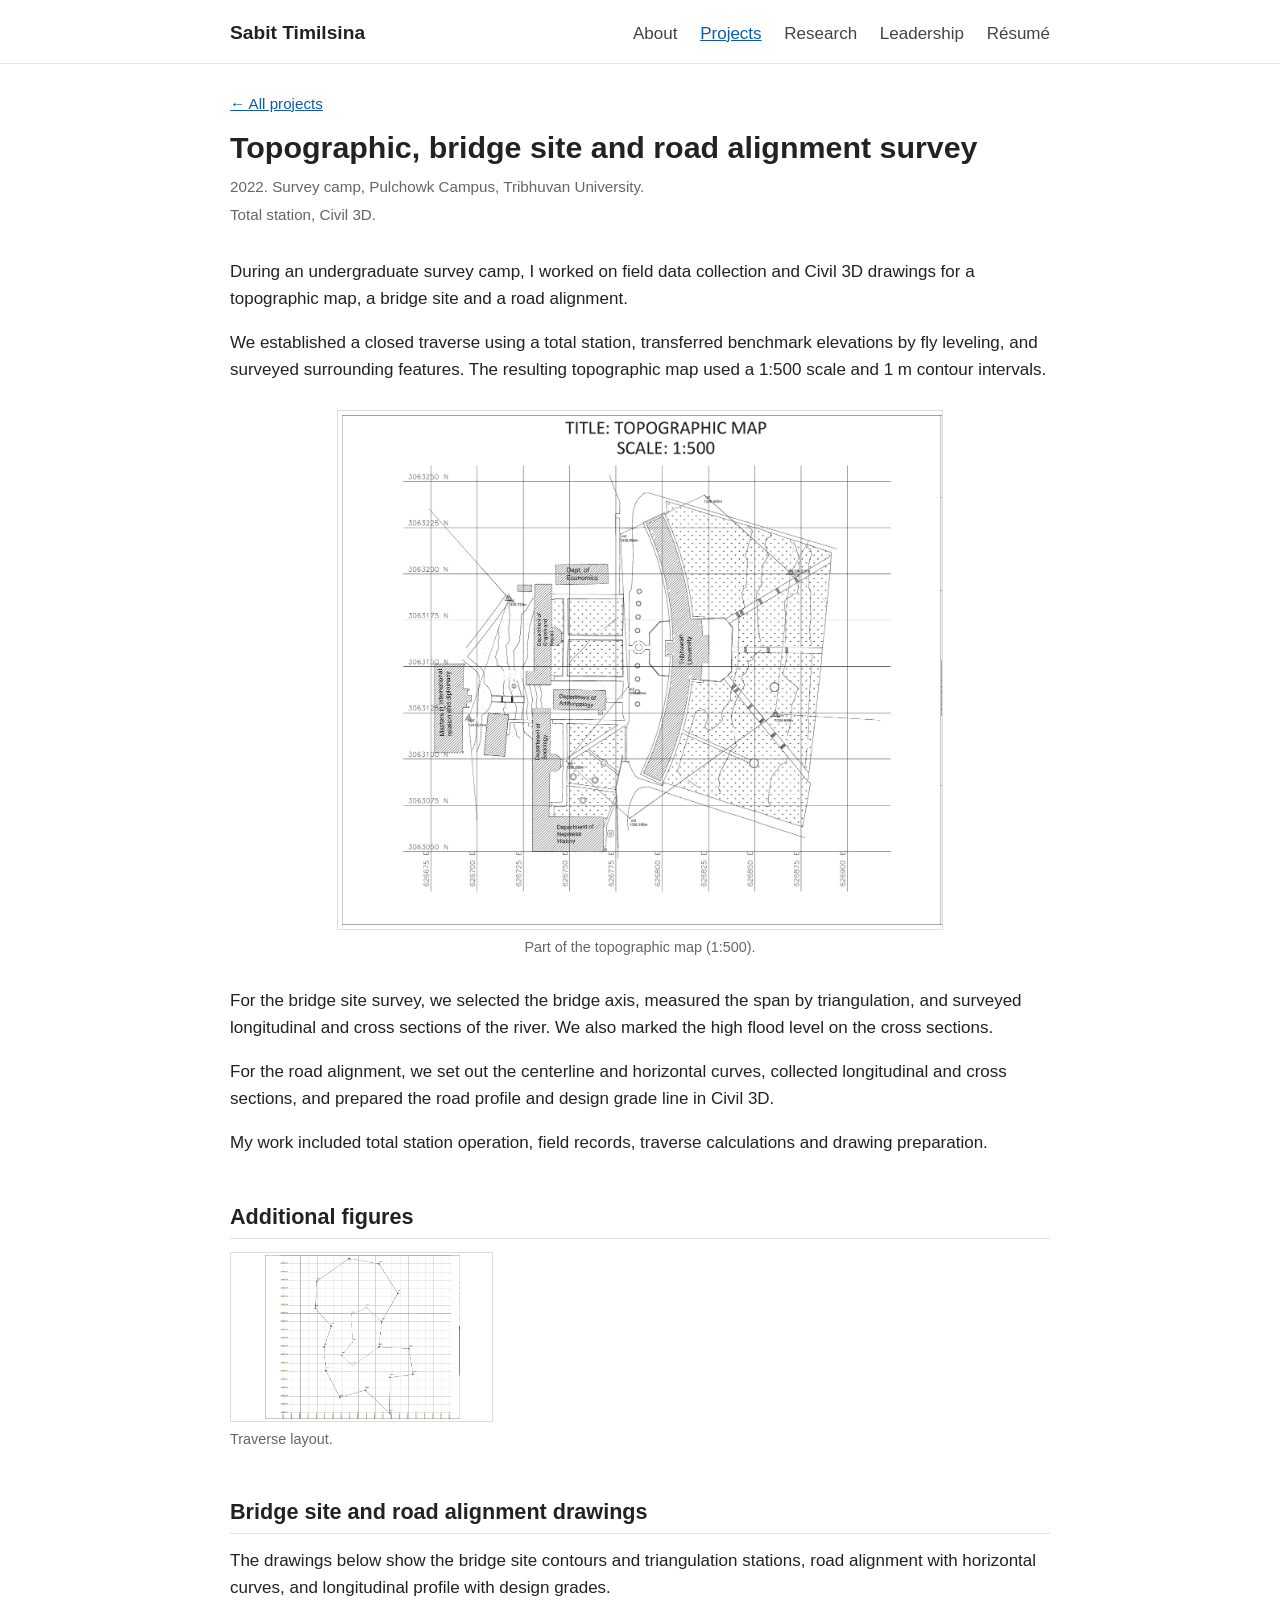
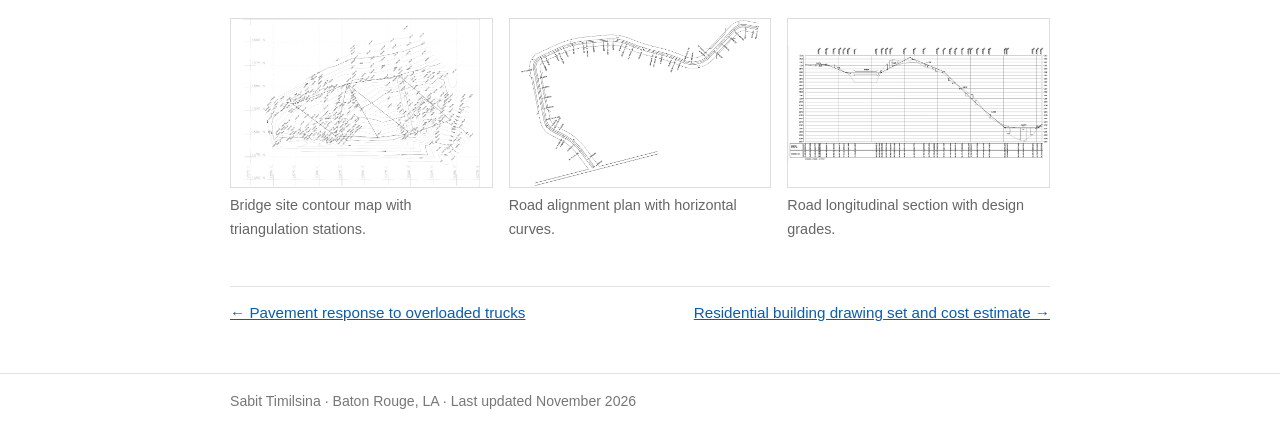
<file: projects/bridge-approach-survey.html>
<!DOCTYPE html>
<html lang="en">
<head>
<meta charset="utf-8">
<meta name="viewport" content="width=device-width, initial-scale=1">
<title>Topographic, bridge site and road alignment survey | Sabit Timilsina</title>
<meta name="description" content="Survey camp project: a topographic map, a bridge site survey and a road alignment, with the drawings made in Civil 3D.">
<meta property="og:type" content="website">
<meta property="og:title" content="Topographic, bridge site and road alignment survey | Sabit Timilsina">
<meta property="og:description" content="Survey camp project: a topographic map, a bridge site survey and a road alignment, with the drawings made in Civil 3D.">
<meta property="og:url" content="https://sabittimilsina.github.io/projects/bridge-approach-survey.html">
<meta property="og:image" content="https://sabittimilsina.github.io/images/og-image.jpg">
<link rel="stylesheet" href="../assets/style.css">
</head>
<body>
<a class="skip-link" href="#main-content">Skip to content</a>
<header>
  <div class="container">
    <a class="site-name" href="../index.html">Sabit Timilsina</a>
    <nav aria-label="Main navigation"><a href="../index.html">About</a> <a href="../projects.html" class="current" aria-current="page">Projects</a> <a href="../research.html">Research</a> <a href="../leadership.html">Leadership</a> <a href="../resume.pdf">R&eacute;sum&eacute;</a></nav>
  </div>
</header>
<main id="main-content">
  <div class="container">
<div class="page-head">
<p class="meta"><a href="../projects.html">&larr; All projects</a></p>
<h1>Topographic, bridge site and road alignment survey</h1>
<p class="meta">2022. Survey camp, Pulchowk Campus, Tribhuvan University.</p>
<p class="meta">Total station, Civil 3D.</p>

</div>

<p>During an undergraduate survey camp, I worked on field data collection and Civil 3D drawings for a topographic map, a bridge site and a road alignment.</p>
<p>We established a closed traverse using a total station, transferred benchmark elevations by fly leveling, and surveyed surrounding features. The resulting topographic map used a 1:500 scale and 1 m contour intervals.</p>
<figure><a href="../images/survey-topo-map.png"><img src="../images/survey-topo-map.png" alt="Topographic map with contours and buildings" loading="lazy"></a><figcaption>Part of the topographic map (1:500).</figcaption></figure>
<p>For the bridge site survey, we selected the bridge axis, measured the span by triangulation, and surveyed longitudinal and cross sections of the river. We also marked the high flood level on the cross sections.</p>

<p>For the road alignment, we set out the centerline and horizontal curves, collected longitudinal and cross sections, and prepared the road profile and design grade line in Civil 3D.</p>

<p>My work included total station operation, field records, traverse calculations and drawing preparation.</p>
<h2>Additional figures</h2>
<div class="fig-grid"><figure><a href="../images/survey-traverse.png"><img src="../images/survey-traverse.png" alt="Traverse plot with survey stations" loading="lazy"></a><figcaption>Traverse layout.</figcaption></figure></div>
<h2>Bridge site and road alignment drawings</h2>
<p>The drawings below show the bridge site contours and triangulation stations, road alignment with horizontal curves, and longitudinal profile with design grades.</p>
<div class="fig-grid"><figure><a href="../images/survey-example-bridge-site.png"><img src="../images/survey-example-bridge-site.png" alt="Bridge site contour map with triangulation stations" loading="lazy"></a><figcaption>Bridge site contour map with triangulation stations.</figcaption></figure><figure><a href="../images/survey-example-road-plan.png"><img src="../images/survey-example-road-plan.png" alt="Road alignment plan with chainages and curves" loading="lazy"></a><figcaption>Road alignment plan with horizontal curves.</figcaption></figure><figure><a href="../images/survey-example-road-profile.png"><img src="../images/survey-example-road-profile.png" alt="Road longitudinal section with design grades" loading="lazy"></a><figcaption>Road longitudinal section with design grades.</figcaption></figure></div>

<div class="pager"><a href="pavement-overloading-fea.html">&larr; Pavement response to overloaded trucks</a><a href="residential-drawing-set.html">Residential building drawing set and cost estimate &rarr;</a></div>
  </div>
</main>
<footer>
  <div class="container">Sabit Timilsina &middot; Baton Rouge, LA &middot; Last updated November 2026</div>
</footer>
</body>
</html>
</file>
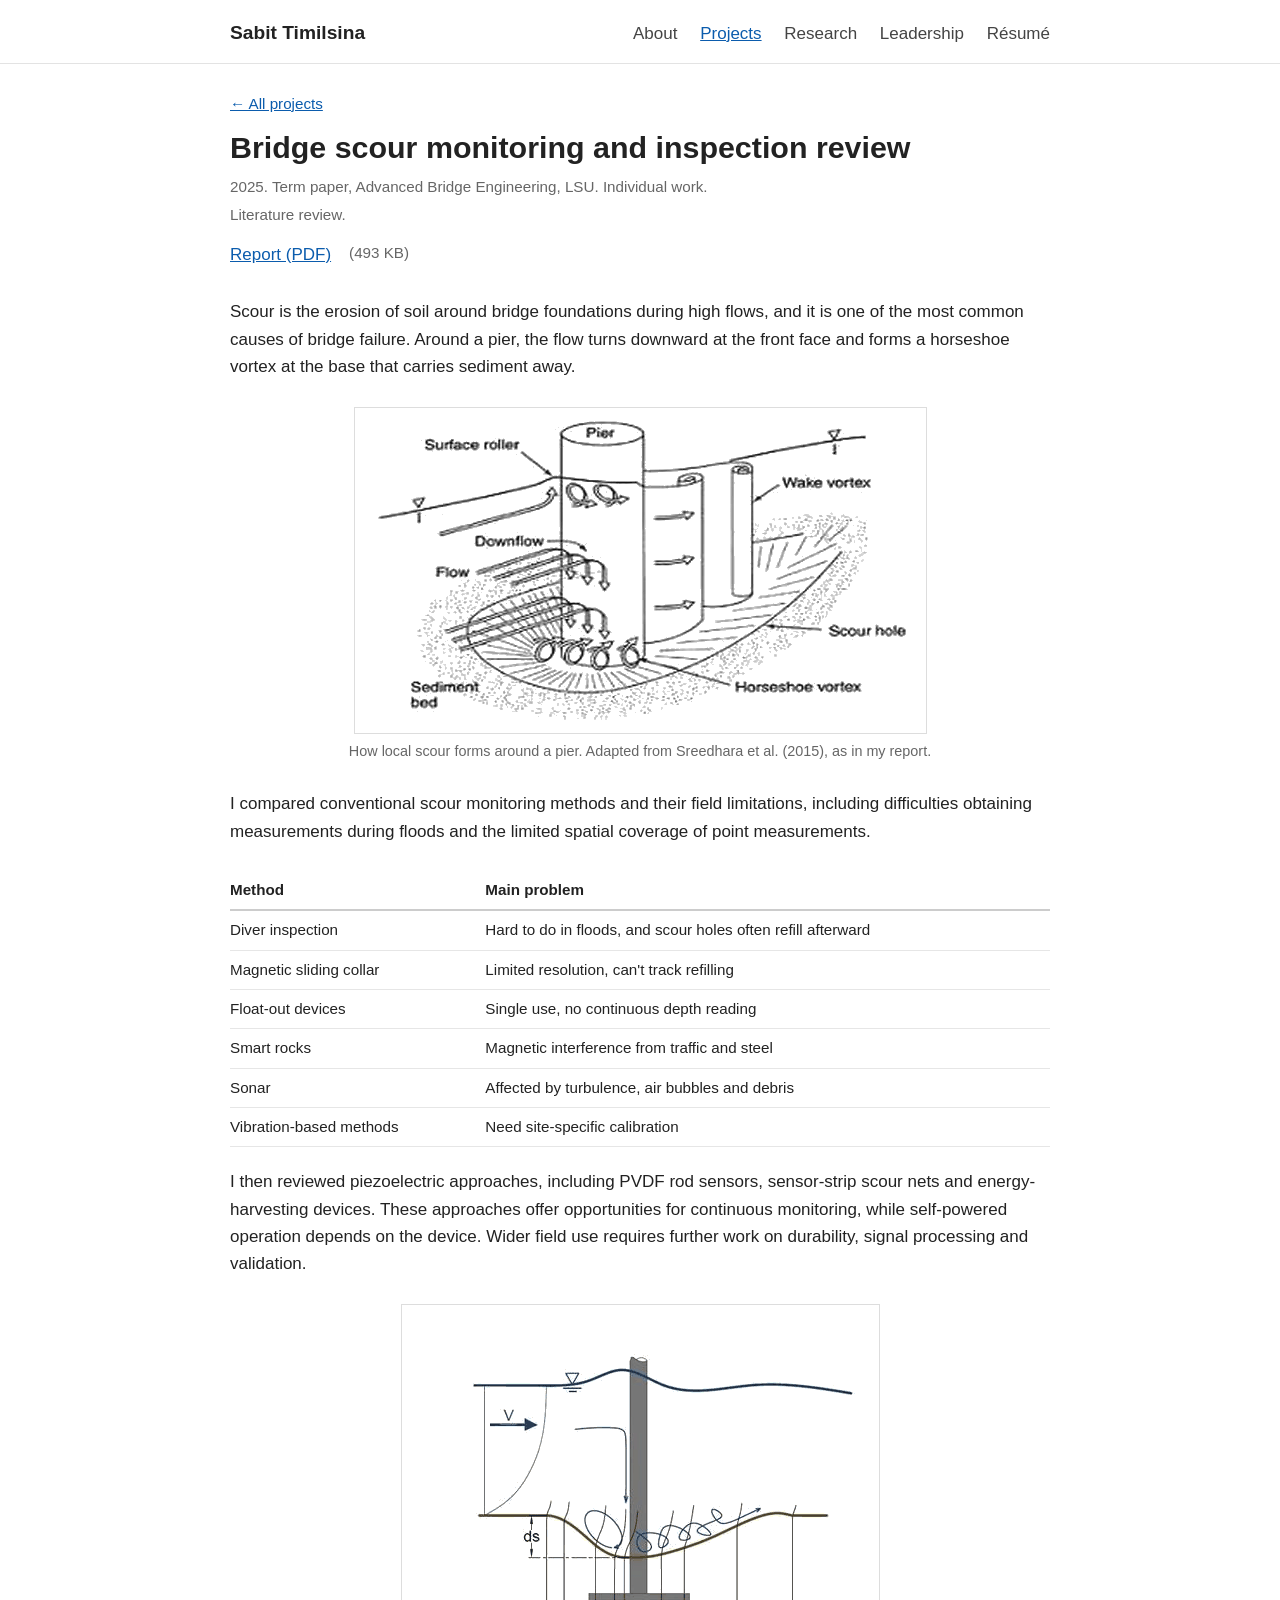
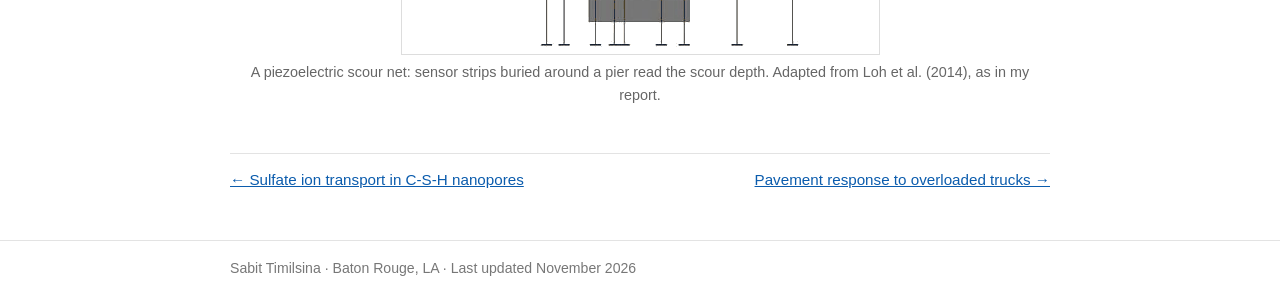
<file: projects/bridge-scour-monitoring.html>
<!DOCTYPE html>
<html lang="en">
<head>
<meta charset="utf-8">
<meta name="viewport" content="width=device-width, initial-scale=1">
<title>Bridge scour monitoring and inspection review | Sabit Timilsina</title>
<meta name="description" content="A literature review of how bridge scour is monitored, with a focus on piezoelectric sensors.">
<meta property="og:type" content="website">
<meta property="og:title" content="Bridge scour monitoring and inspection review | Sabit Timilsina">
<meta property="og:description" content="A literature review of how bridge scour is monitored, with a focus on piezoelectric sensors.">
<meta property="og:url" content="https://sabittimilsina.github.io/projects/bridge-scour-monitoring.html">
<meta property="og:image" content="https://sabittimilsina.github.io/images/og-image.jpg">
<link rel="stylesheet" href="../assets/style.css">
</head>
<body>
<a class="skip-link" href="#main-content">Skip to content</a>
<header>
  <div class="container">
    <a class="site-name" href="../index.html">Sabit Timilsina</a>
    <nav aria-label="Main navigation"><a href="../index.html">About</a> <a href="../projects.html" class="current" aria-current="page">Projects</a> <a href="../research.html">Research</a> <a href="../leadership.html">Leadership</a> <a href="../resume.pdf">R&eacute;sum&eacute;</a></nav>
  </div>
</header>
<main id="main-content">
  <div class="container">
<div class="page-head">
<p class="meta"><a href="../projects.html">&larr; All projects</a></p>
<h1>Bridge scour monitoring and inspection review</h1>
<p class="meta">2025. Term paper, Advanced Bridge Engineering, LSU. Individual work.</p>
<p class="meta">Literature review.</p>
<p class="links"><a href="../docs/bridge-scour-monitoring-review.pdf">Report (PDF)</a> <span class="meta">(493 KB)</span></p>
</div>

<p>Scour is the erosion of soil around bridge foundations during high flows, and it is one of the most common causes of bridge failure. Around a pier, the flow turns downward at the front face and forms a horseshoe vortex at the base that carries sediment away.</p>
<figure><a href="../images/scour-local-mechanism.png"><img src="../images/scour-local-mechanism.png" alt="Sketch of flow around a bridge pier with downflow, a horseshoe vortex and a scour hole" loading="lazy"></a><figcaption>How local scour forms around a pier. Adapted from Sreedhara et al. (2015), as in my report.</figcaption></figure>
<p>I compared conventional scour monitoring methods and their field limitations, including difficulties obtaining measurements during floods and the limited spatial coverage of point measurements.</p>
<div class="table-wrap"><table>
<thead><tr><th>Method</th><th>Main problem</th></tr></thead>
<tbody>
<tr><td>Diver inspection</td><td>Hard to do in floods, and scour holes often refill afterward</td></tr>
<tr><td>Magnetic sliding collar</td><td>Limited resolution, can't track refilling</td></tr>
<tr><td>Float-out devices</td><td>Single use, no continuous depth reading</td></tr>
<tr><td>Smart rocks</td><td>Magnetic interference from traffic and steel</td></tr>
<tr><td>Sonar</td><td>Affected by turbulence, air bubbles and debris</td></tr>
<tr><td>Vibration-based methods</td><td>Need site-specific calibration</td></tr>
</tbody></table></div>
<p>I then reviewed piezoelectric approaches, including PVDF rod sensors, sensor-strip scour nets and energy-harvesting devices. These approaches offer opportunities for continuous monitoring, while self-powered operation depends on the device. Wider field use requires further work on durability, signal processing and validation.</p>
<figure><a href="../images/scour-piezo-net.png"><img src="../images/scour-piezo-net.png" alt="Sketch of a pier with vertical sensor strips buried in the riverbed and a scour hole of depth ds" loading="lazy"></a><figcaption>A piezoelectric scour net: sensor strips buried around a pier read the scour depth. Adapted from Loh et al. (2014), as in my report.</figcaption></figure>

<div class="pager"><a href="sulfate-ion-transport-csh.html">&larr; Sulfate ion transport in C-S-H nanopores</a><a href="pavement-overloading-fea.html">Pavement response to overloaded trucks &rarr;</a></div>
  </div>
</main>
<footer>
  <div class="container">Sabit Timilsina &middot; Baton Rouge, LA &middot; Last updated November 2026</div>
</footer>
</body>
</html>
</file>
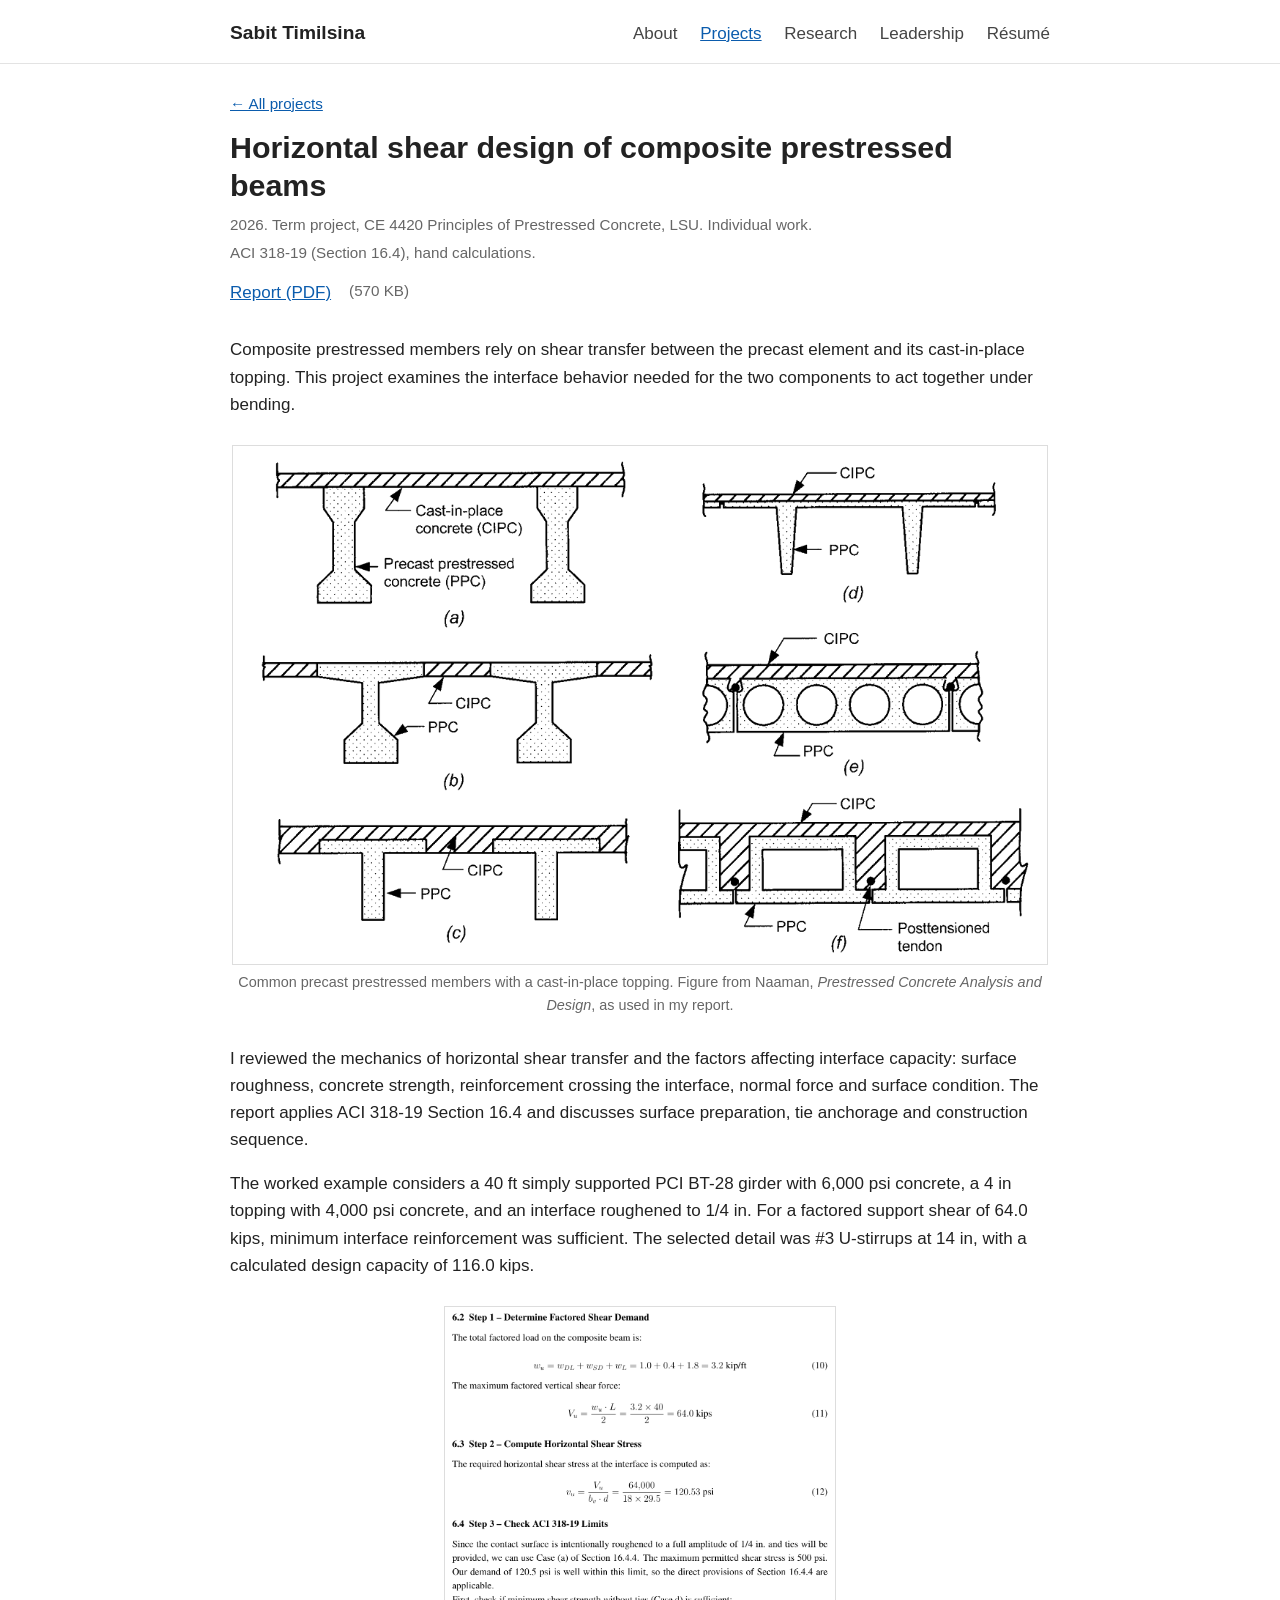
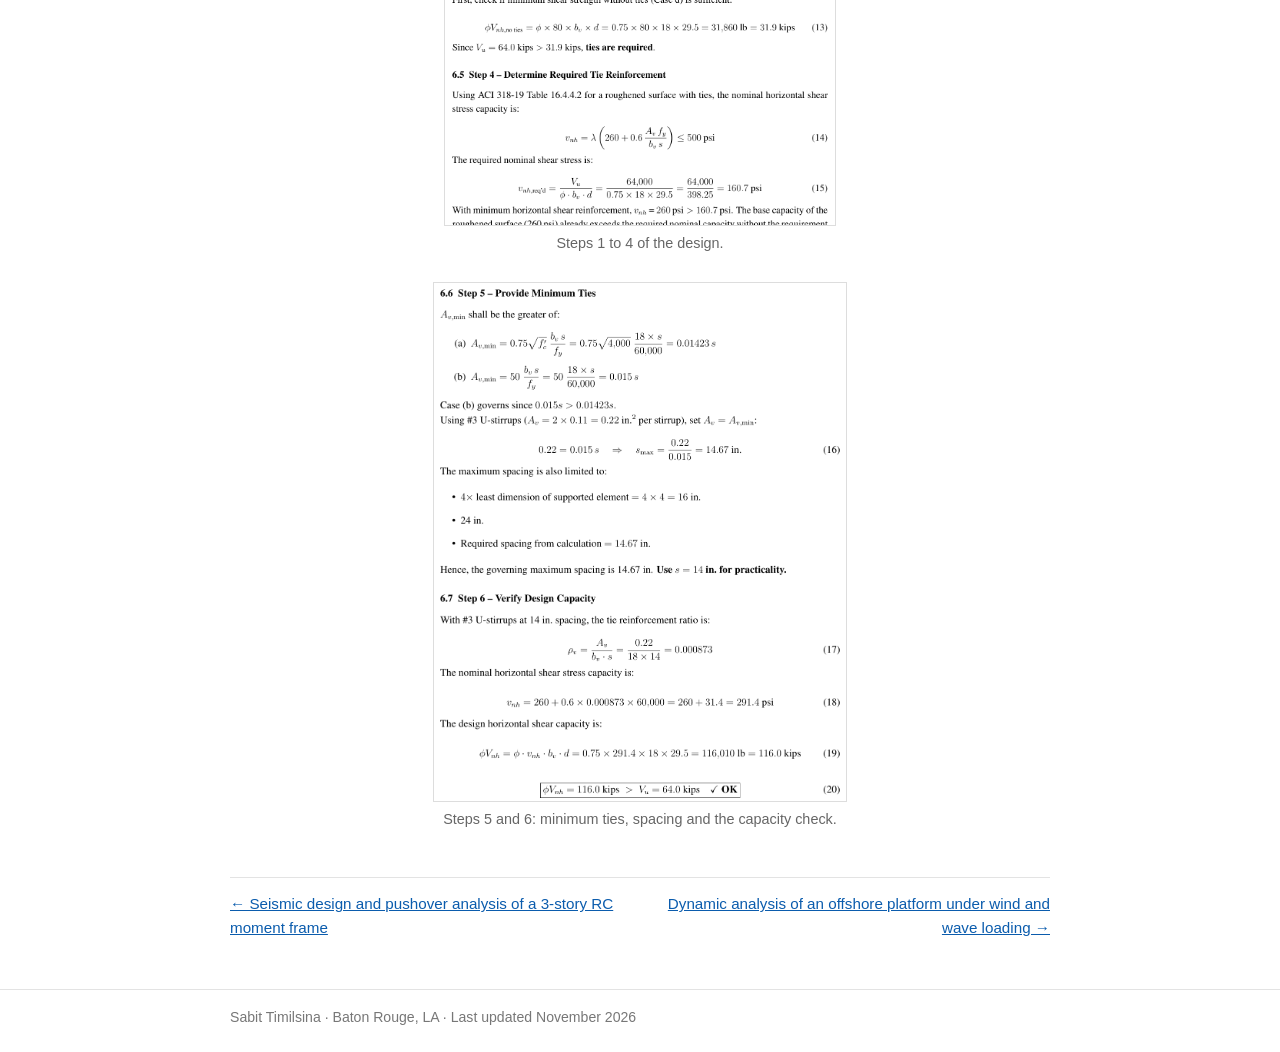
<file: projects/horizontal-shear-composite-beams.html>
<!DOCTYPE html>
<html lang="en">
<head>
<meta charset="utf-8">
<meta name="viewport" content="width=device-width, initial-scale=1">
<title>Horizontal shear design of composite prestressed beams | Sabit Timilsina</title>
<meta name="description" content="A report on shear transfer between a precast prestressed girder and its cast-in-place topping, with a worked design to ACI 318-19.">
<meta property="og:type" content="website">
<meta property="og:title" content="Horizontal shear design of composite prestressed beams | Sabit Timilsina">
<meta property="og:description" content="A report on shear transfer between a precast prestressed girder and its cast-in-place topping, with a worked design to ACI 318-19.">
<meta property="og:url" content="https://sabittimilsina.github.io/projects/horizontal-shear-composite-beams.html">
<meta property="og:image" content="https://sabittimilsina.github.io/images/og-image.jpg">
<link rel="stylesheet" href="../assets/style.css">
</head>
<body>
<a class="skip-link" href="#main-content">Skip to content</a>
<header>
  <div class="container">
    <a class="site-name" href="../index.html">Sabit Timilsina</a>
    <nav aria-label="Main navigation"><a href="../index.html">About</a> <a href="../projects.html" class="current" aria-current="page">Projects</a> <a href="../research.html">Research</a> <a href="../leadership.html">Leadership</a> <a href="../resume.pdf">R&eacute;sum&eacute;</a></nav>
  </div>
</header>
<main id="main-content">
  <div class="container">
<div class="page-head">
<p class="meta"><a href="../projects.html">&larr; All projects</a></p>
<h1>Horizontal shear design of composite prestressed beams</h1>
<p class="meta">2026. Term project, CE 4420 Principles of Prestressed Concrete, LSU. Individual work.</p>
<p class="meta">ACI 318-19 (Section 16.4), hand calculations.</p>
<p class="links"><a href="../docs/horizontal-shear-composite-beams-report.pdf">Report (PDF)</a> <span class="meta">(570 KB)</span></p>
</div>

<p>Composite prestressed members rely on shear transfer between the precast element and its cast-in-place topping. This project examines the interface behavior needed for the two components to act together under bending.</p>
<figure><a href="../images/prestressed-composite-sections.png"><img src="../images/prestressed-composite-sections.png" alt="Drawings of precast prestressed girders, double tees and hollow-core slabs with cast-in-place concrete toppings" loading="lazy"></a><figcaption>Common precast prestressed members with a cast-in-place topping. Figure from Naaman, <em>Prestressed Concrete Analysis and Design</em>, as used in my report.</figcaption></figure>
<p>I reviewed the mechanics of horizontal shear transfer and the factors affecting interface capacity: surface roughness, concrete strength, reinforcement crossing the interface, normal force and surface condition. The report applies ACI 318-19 Section 16.4 and discusses surface preparation, tie anchorage and construction sequence.</p>
<p>The worked example considers a 40 ft simply supported PCI BT-28 girder with 6,000 psi concrete, a 4 in topping with 4,000 psi concrete, and an interface roughened to 1/4 in. For a factored support shear of 64.0 kips, minimum interface reinforcement was sufficient. The selected detail was #3 U-stirrups at 14 in, with a calculated design capacity of 116.0 kips.</p>
<figure><a href="../images/prestressed-calc-steps.png"><img src="../images/prestressed-calc-steps.png" alt="Calculation page with the first four design steps" loading="lazy"></a><figcaption>Steps 1 to 4 of the design.</figcaption></figure>
<figure><a href="../images/prestressed-calc-page.png"><img src="../images/prestressed-calc-page.png" alt="Calculation page with minimum ties and the capacity check" loading="lazy"></a><figcaption>Steps 5 and 6: minimum ties, spacing and the capacity check.</figcaption></figure>

<div class="pager"><a href="seismic-rc-frame.html">&larr; Seismic design and pushover analysis of a 3-story RC moment frame</a><a href="offshore-dynamic-analysis.html">Dynamic analysis of an offshore platform under wind and wave loading &rarr;</a></div>
  </div>
</main>
<footer>
  <div class="container">Sabit Timilsina &middot; Baton Rouge, LA &middot; Last updated November 2026</div>
</footer>
</body>
</html>
</file>
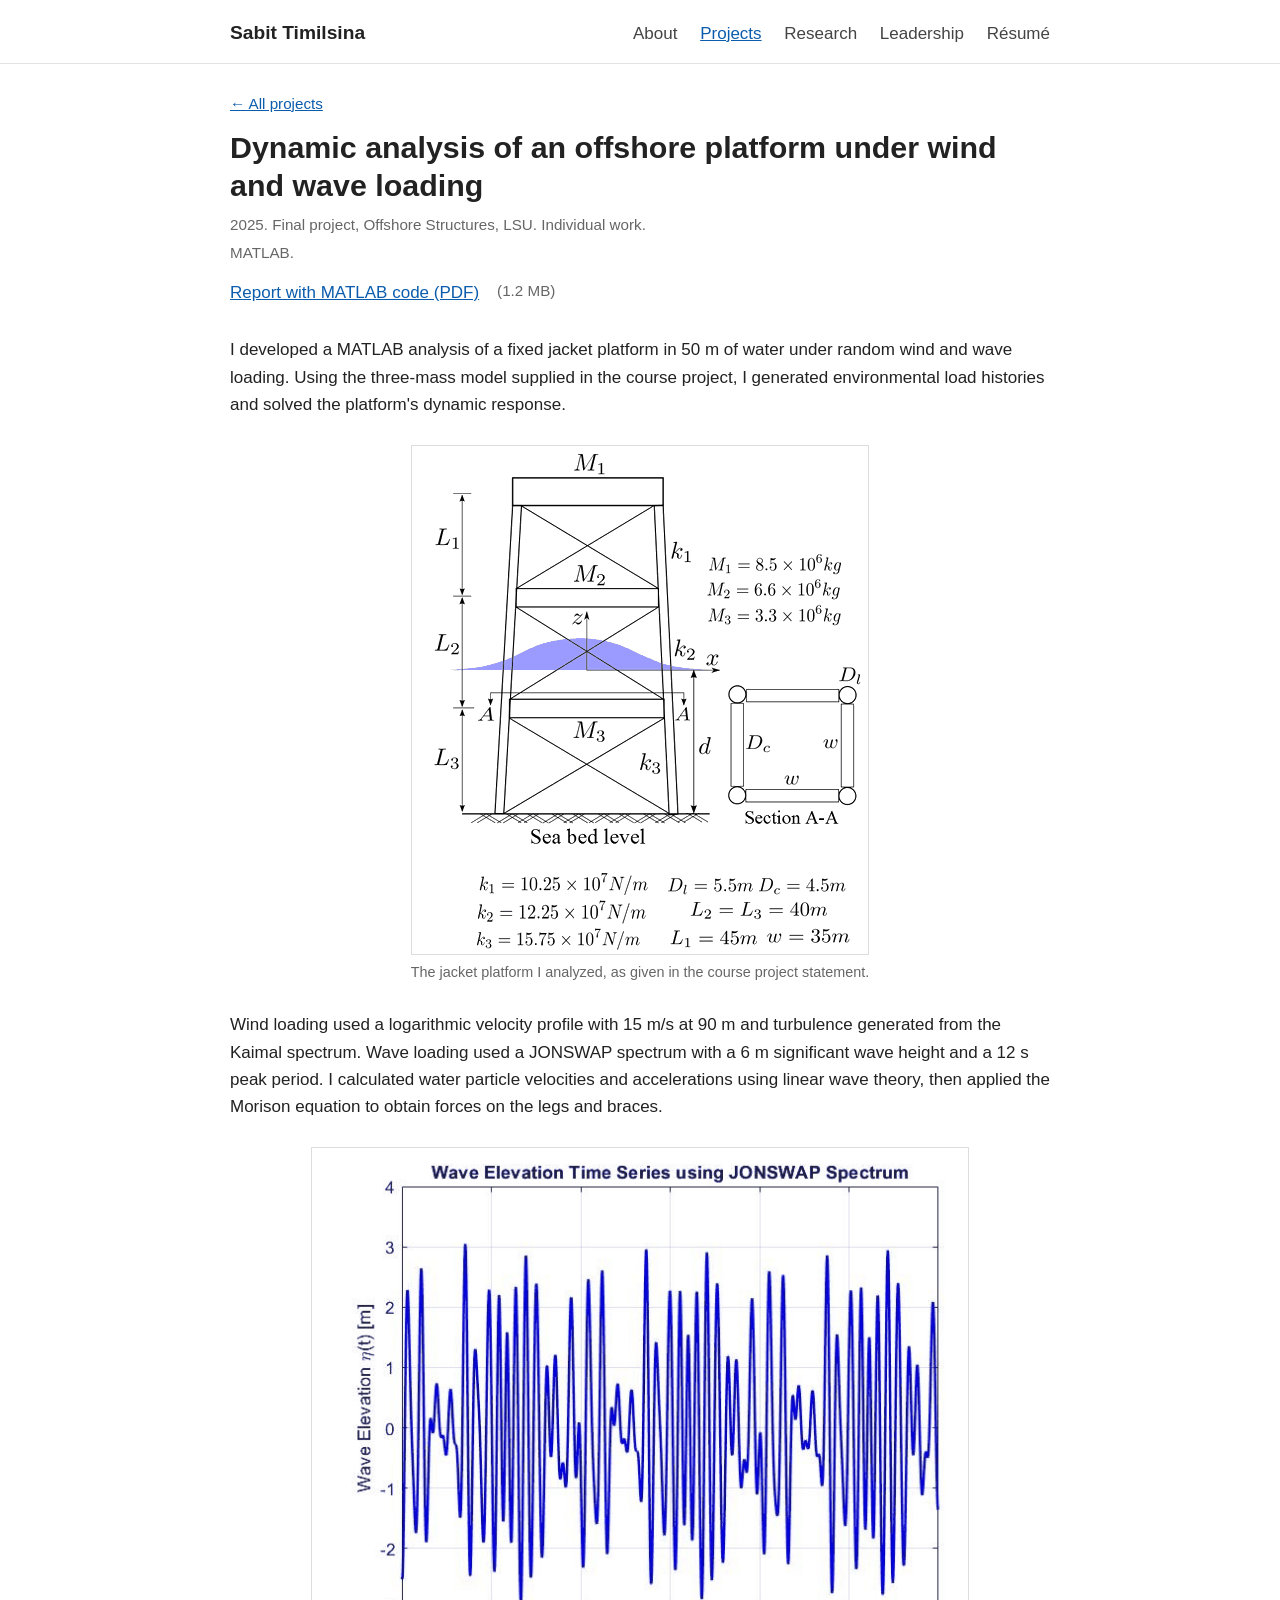
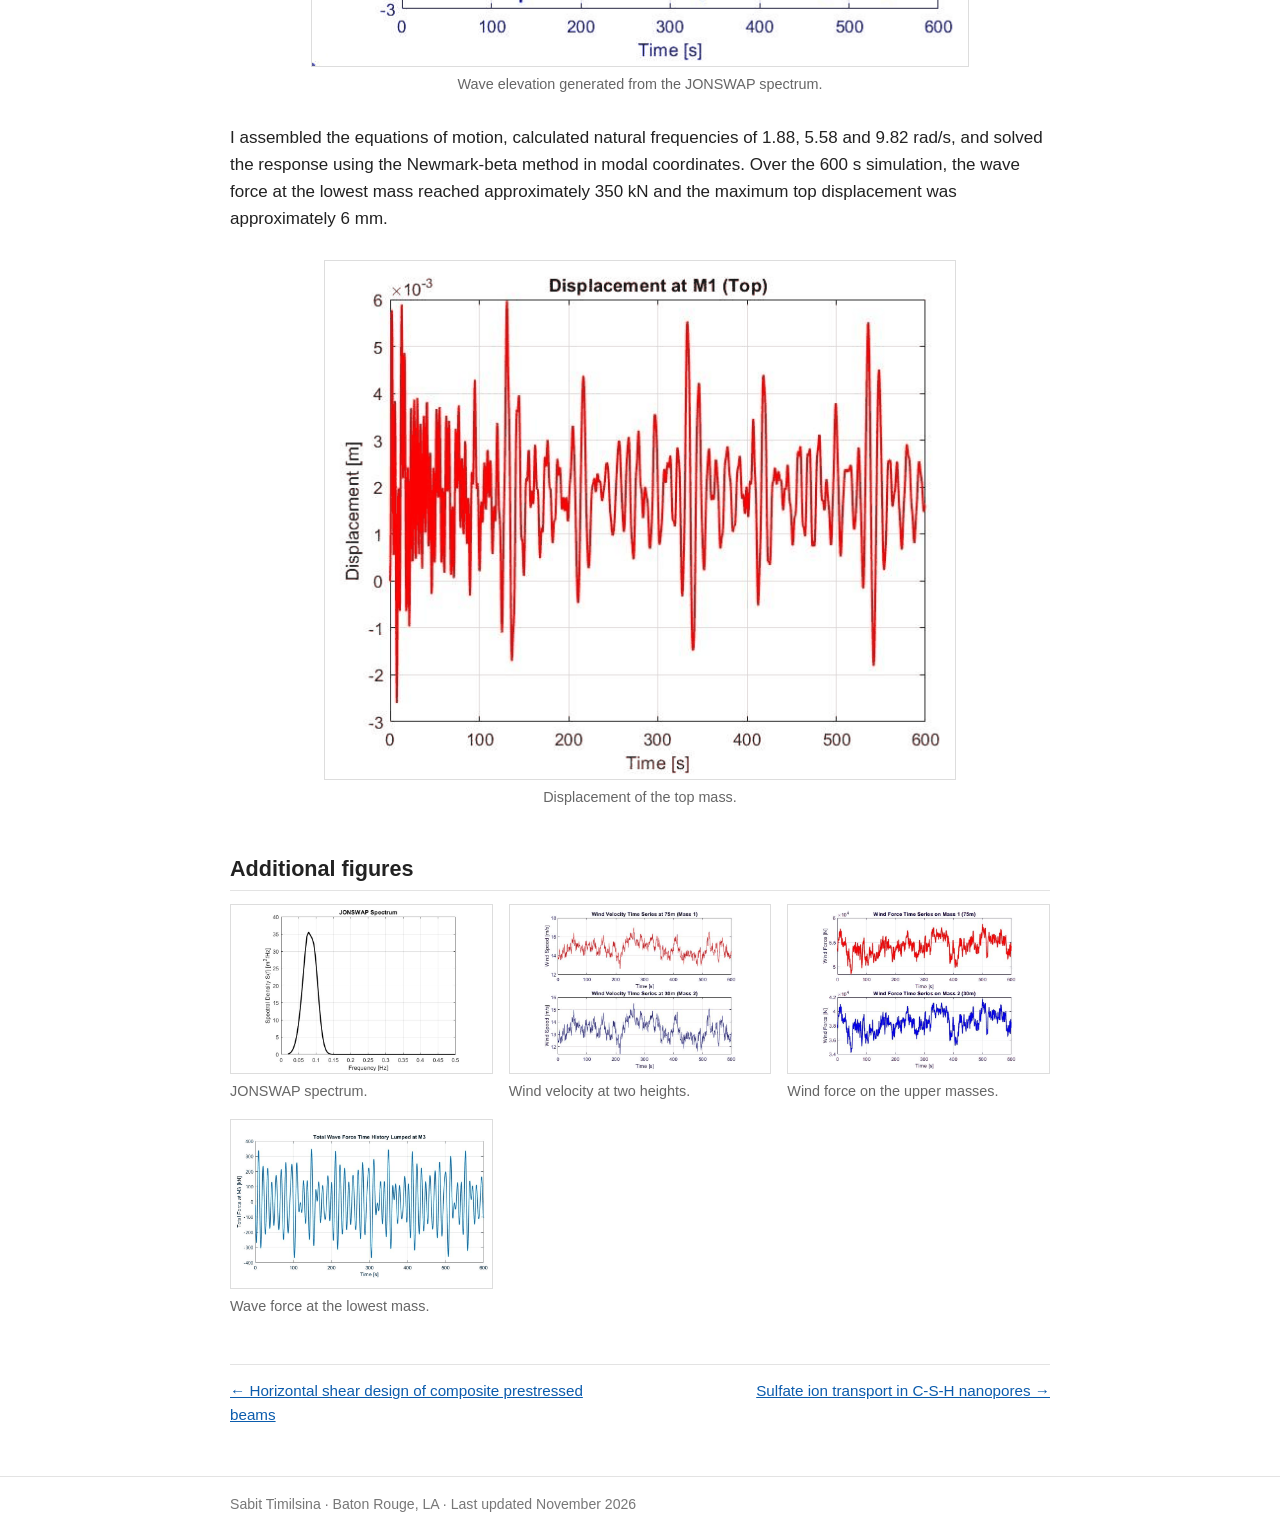
<file: projects/offshore-dynamic-analysis.html>
<!DOCTYPE html>
<html lang="en">
<head>
<meta charset="utf-8">
<meta name="viewport" content="width=device-width, initial-scale=1">
<title>Dynamic analysis of an offshore platform under wind and wave loading | Sabit Timilsina</title>
<meta name="description" content="I wrote MATLAB code to generate random wind and wave loads on a jacket platform and solve its dynamic response.">
<meta property="og:type" content="website">
<meta property="og:title" content="Dynamic analysis of an offshore platform under wind and wave loading | Sabit Timilsina">
<meta property="og:description" content="I wrote MATLAB code to generate random wind and wave loads on a jacket platform and solve its dynamic response.">
<meta property="og:url" content="https://sabittimilsina.github.io/projects/offshore-dynamic-analysis.html">
<meta property="og:image" content="https://sabittimilsina.github.io/images/og-image.jpg">
<link rel="stylesheet" href="../assets/style.css">
</head>
<body>
<a class="skip-link" href="#main-content">Skip to content</a>
<header>
  <div class="container">
    <a class="site-name" href="../index.html">Sabit Timilsina</a>
    <nav aria-label="Main navigation"><a href="../index.html">About</a> <a href="../projects.html" class="current" aria-current="page">Projects</a> <a href="../research.html">Research</a> <a href="../leadership.html">Leadership</a> <a href="../resume.pdf">R&eacute;sum&eacute;</a></nav>
  </div>
</header>
<main id="main-content">
  <div class="container">
<div class="page-head">
<p class="meta"><a href="../projects.html">&larr; All projects</a></p>
<h1>Dynamic analysis of an offshore platform under wind and wave loading</h1>
<p class="meta">2025. Final project, Offshore Structures, LSU. Individual work.</p>
<p class="meta">MATLAB.</p>
<p class="links"><a href="../docs/offshore-dynamic-analysis-report.pdf">Report with MATLAB code (PDF)</a> <span class="meta">(1.2 MB)</span></p>
</div>

<p>I developed a MATLAB analysis of a fixed jacket platform in 50 m of water under random wind and wave loading. Using the three-mass model supplied in the course project, I generated environmental load histories and solved the platform's dynamic response.</p>
<figure><a href="../images/offshore-platform-model.png"><img src="../images/offshore-platform-model.png" alt="Schematic of a three-level jacket platform with masses M1 to M3, a wave at the water line, and the leg layout in section A-A" loading="lazy"></a><figcaption>The jacket platform I analyzed, as given in the course project statement.</figcaption></figure>
<p>Wind loading used a logarithmic velocity profile with 15 m/s at 90 m and turbulence generated from the Kaimal spectrum. Wave loading used a JONSWAP spectrum with a 6 m significant wave height and a 12 s peak period. I calculated water particle velocities and accelerations using linear wave theory, then applied the Morison equation to obtain forces on the legs and braces.</p>
<figure><a href="../images/offshore-wave-elevation.png"><img src="../images/offshore-wave-elevation.png" alt="Wave elevation time series" loading="lazy"></a><figcaption>Wave elevation generated from the JONSWAP spectrum.</figcaption></figure>
<p>I assembled the equations of motion, calculated natural frequencies of 1.88, 5.58 and 9.82 rad/s, and solved the response using the Newmark-beta method in modal coordinates. Over the 600 s simulation, the wave force at the lowest mass reached approximately 350 kN and the maximum top displacement was approximately 6 mm.</p>
<figure><a href="../images/offshore-top-displacement.png"><img src="../images/offshore-top-displacement.png" alt="Displacement time history of the top mass" loading="lazy"></a><figcaption>Displacement of the top mass.</figcaption></figure>
<h2>Additional figures</h2>
<div class="fig-grid"><figure><a href="../images/offshore-jonswap.png"><img src="../images/offshore-jonswap.png" alt="JONSWAP spectrum plot" loading="lazy"></a><figcaption>JONSWAP spectrum.</figcaption></figure><figure><a href="../images/offshore-wind-velocity.png"><img src="../images/offshore-wind-velocity.png" alt="Wind velocity time series" loading="lazy"></a><figcaption>Wind velocity at two heights.</figcaption></figure><figure><a href="../images/offshore-wind-force.png"><img src="../images/offshore-wind-force.png" alt="Wind force time series" loading="lazy"></a><figcaption>Wind force on the upper masses.</figcaption></figure><figure><a href="../images/offshore-wave-force.png"><img src="../images/offshore-wave-force.png" alt="Wave force time series" loading="lazy"></a><figcaption>Wave force at the lowest mass.</figcaption></figure></div>

<div class="pager"><a href="horizontal-shear-composite-beams.html">&larr; Horizontal shear design of composite prestressed beams</a><a href="sulfate-ion-transport-csh.html">Sulfate ion transport in C-S-H nanopores &rarr;</a></div>
  </div>
</main>
<footer>
  <div class="container">Sabit Timilsina &middot; Baton Rouge, LA &middot; Last updated November 2026</div>
</footer>
</body>
</html>
</file>
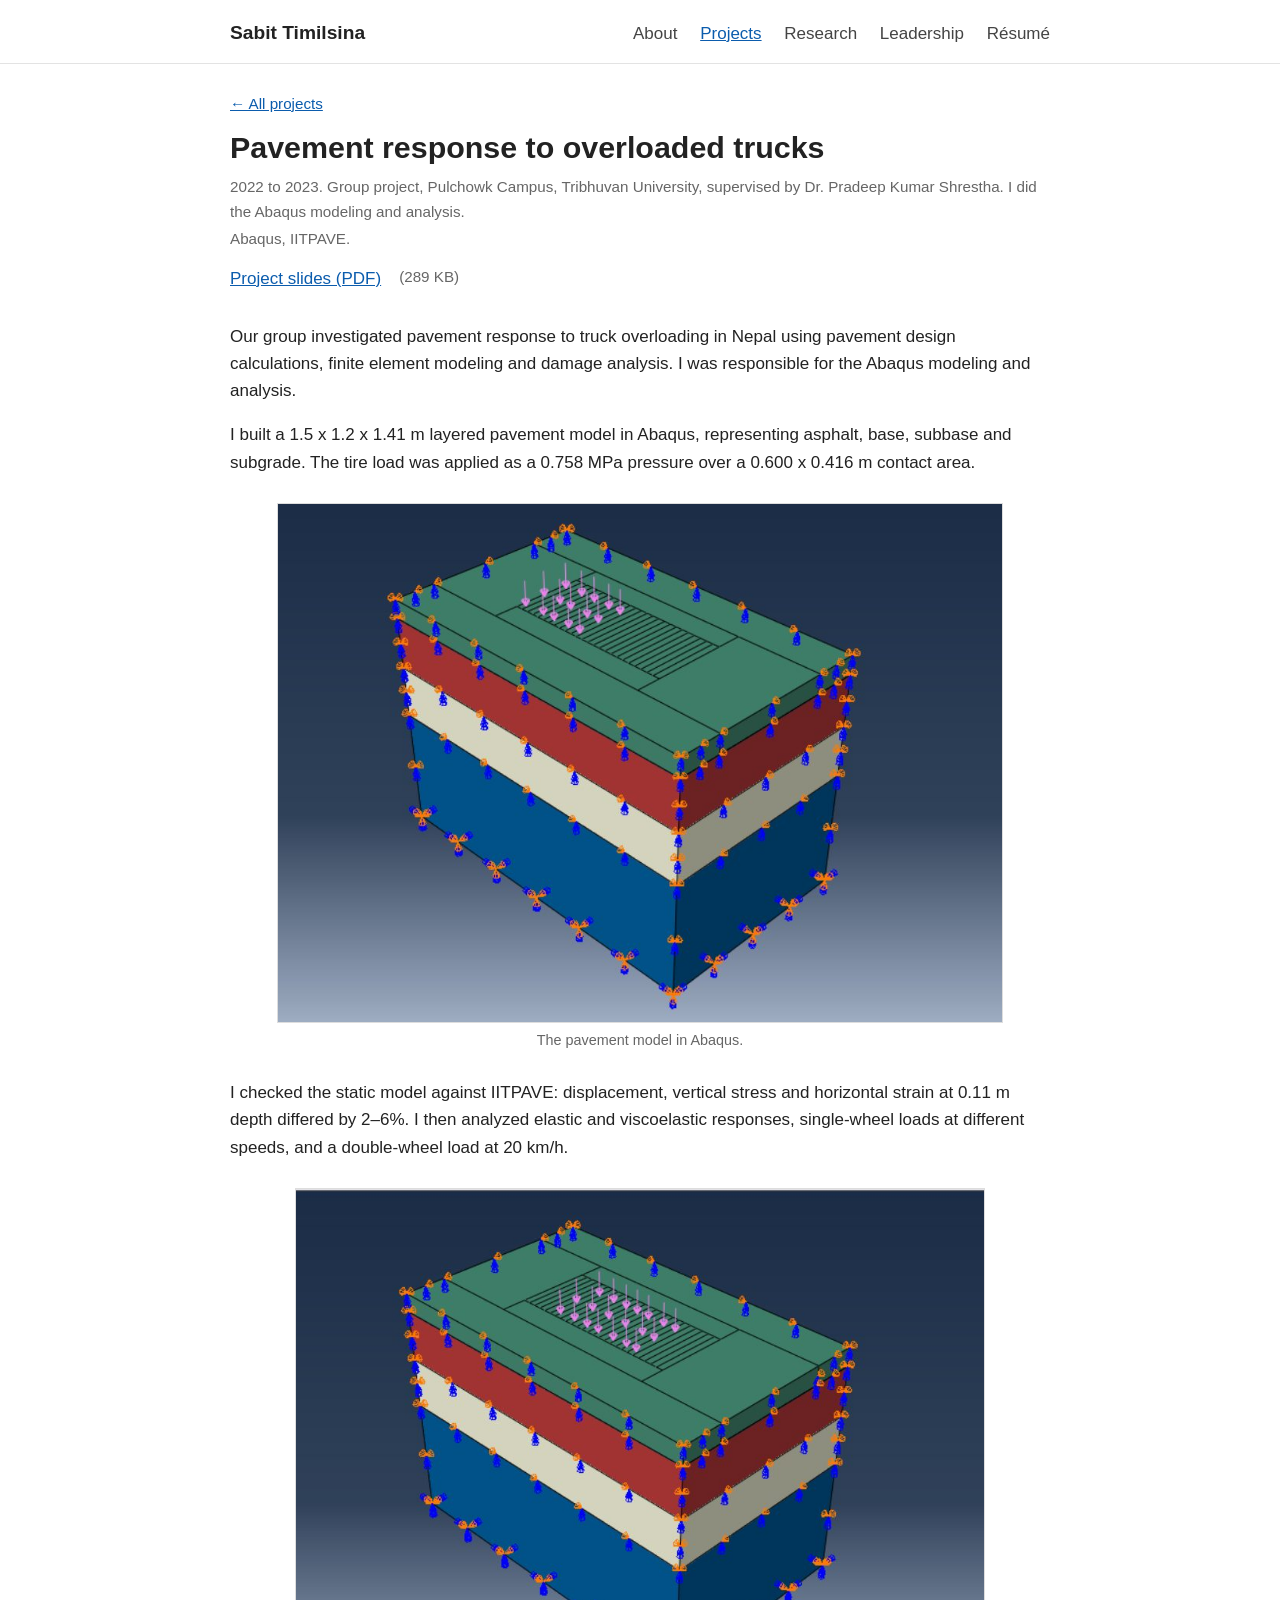
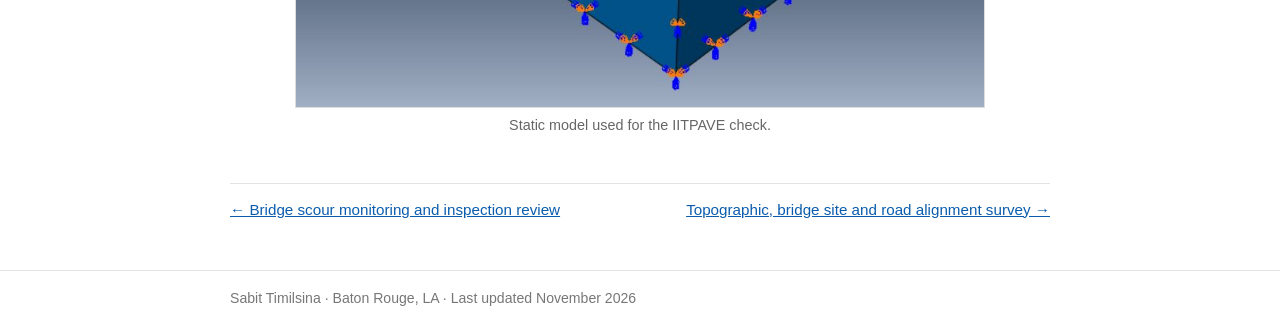
<file: projects/pavement-overloading-fea.html>
<!DOCTYPE html>
<html lang="en">
<head>
<meta charset="utf-8">
<meta name="viewport" content="width=device-width, initial-scale=1">
<title>Pavement response to overloaded trucks | Sabit Timilsina</title>
<meta name="description" content="A group project in Nepal on pavement damage from overloaded trucks. My part was the Abaqus model and the analyses.">
<meta property="og:type" content="website">
<meta property="og:title" content="Pavement response to overloaded trucks | Sabit Timilsina">
<meta property="og:description" content="A group project in Nepal on pavement damage from overloaded trucks. My part was the Abaqus model and the analyses.">
<meta property="og:url" content="https://sabittimilsina.github.io/projects/pavement-overloading-fea.html">
<meta property="og:image" content="https://sabittimilsina.github.io/images/og-image.jpg">
<link rel="stylesheet" href="../assets/style.css">
</head>
<body>
<a class="skip-link" href="#main-content">Skip to content</a>
<header>
  <div class="container">
    <a class="site-name" href="../index.html">Sabit Timilsina</a>
    <nav aria-label="Main navigation"><a href="../index.html">About</a> <a href="../projects.html" class="current" aria-current="page">Projects</a> <a href="../research.html">Research</a> <a href="../leadership.html">Leadership</a> <a href="../resume.pdf">R&eacute;sum&eacute;</a></nav>
  </div>
</header>
<main id="main-content">
  <div class="container">
<div class="page-head">
<p class="meta"><a href="../projects.html">&larr; All projects</a></p>
<h1>Pavement response to overloaded trucks</h1>
<p class="meta">2022 to 2023. Group project, Pulchowk Campus, Tribhuvan University, supervised by Dr. Pradeep Kumar Shrestha. I did the Abaqus modeling and analysis.</p>
<p class="meta">Abaqus, IITPAVE.</p>
<p class="links"><a href="../docs/pavement-overloading-fea-slides.pdf">Project slides (PDF)</a> <span class="meta">(289 KB)</span></p>
</div>

<p>Our group investigated pavement response to truck overloading in Nepal using pavement design calculations, finite element modeling and damage analysis. I was responsible for the Abaqus modeling and analysis.</p>
<p>I built a 1.5 x 1.2 x 1.41 m layered pavement model in Abaqus, representing asphalt, base, subbase and subgrade. The tire load was applied as a 0.758 MPa pressure over a 0.600 x 0.416 m contact area.</p>
<figure><a href="../images/pavement-abaqus-model.jpg"><img src="../images/pavement-abaqus-model.jpg" alt="Abaqus model of a four-layer pavement block" loading="lazy"></a><figcaption>The pavement model in Abaqus.</figcaption></figure>
<p>I checked the static model against IITPAVE: displacement, vertical stress and horizontal strain at 0.11 m depth differed by 2&ndash;6%. I then analyzed elastic and viscoelastic responses, single-wheel loads at different speeds, and a double-wheel load at 20 km/h.</p>
<figure><a href="../images/pavement-validated-model.jpg"><img src="../images/pavement-validated-model.jpg" alt="Abaqus model used for validation" loading="lazy"></a><figcaption>Static model used for the IITPAVE check.</figcaption></figure>

<div class="pager"><a href="bridge-scour-monitoring.html">&larr; Bridge scour monitoring and inspection review</a><a href="bridge-approach-survey.html">Topographic, bridge site and road alignment survey &rarr;</a></div>
  </div>
</main>
<footer>
  <div class="container">Sabit Timilsina &middot; Baton Rouge, LA &middot; Last updated November 2026</div>
</footer>
</body>
</html>
</file>
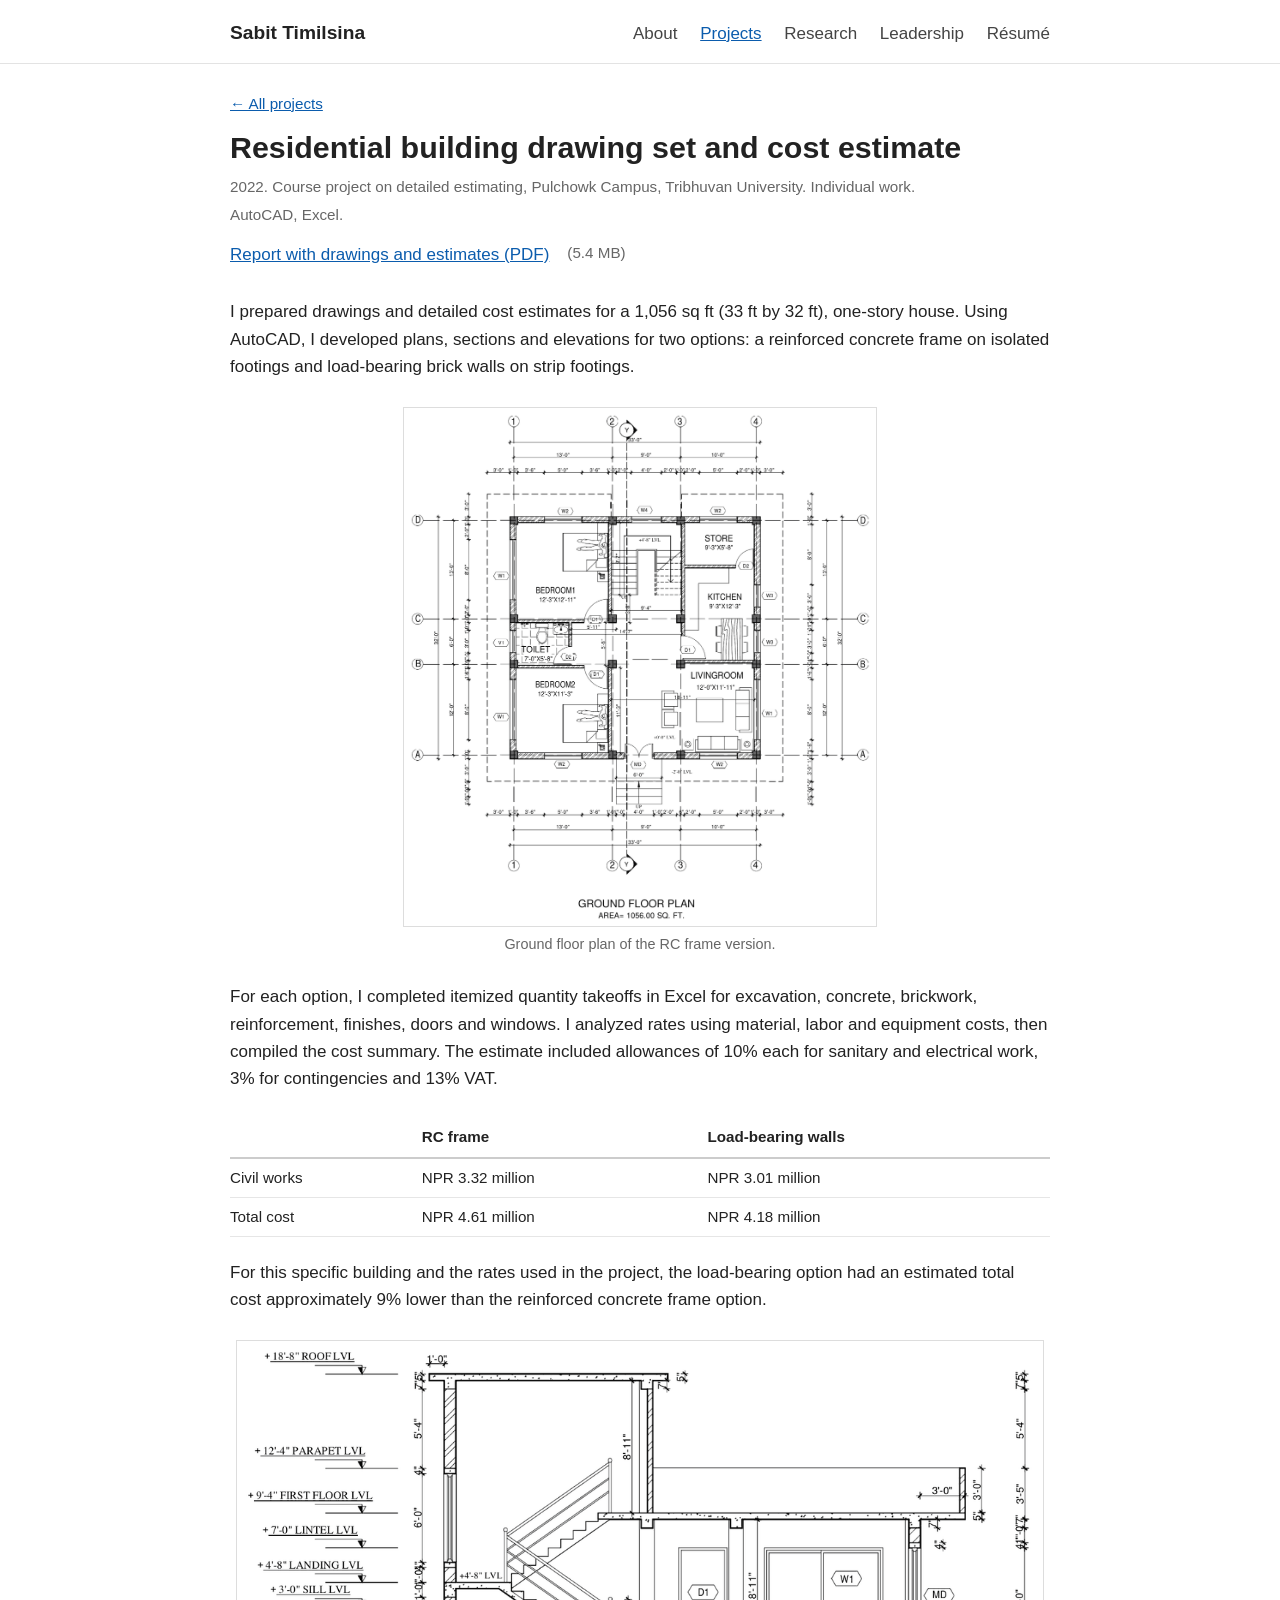
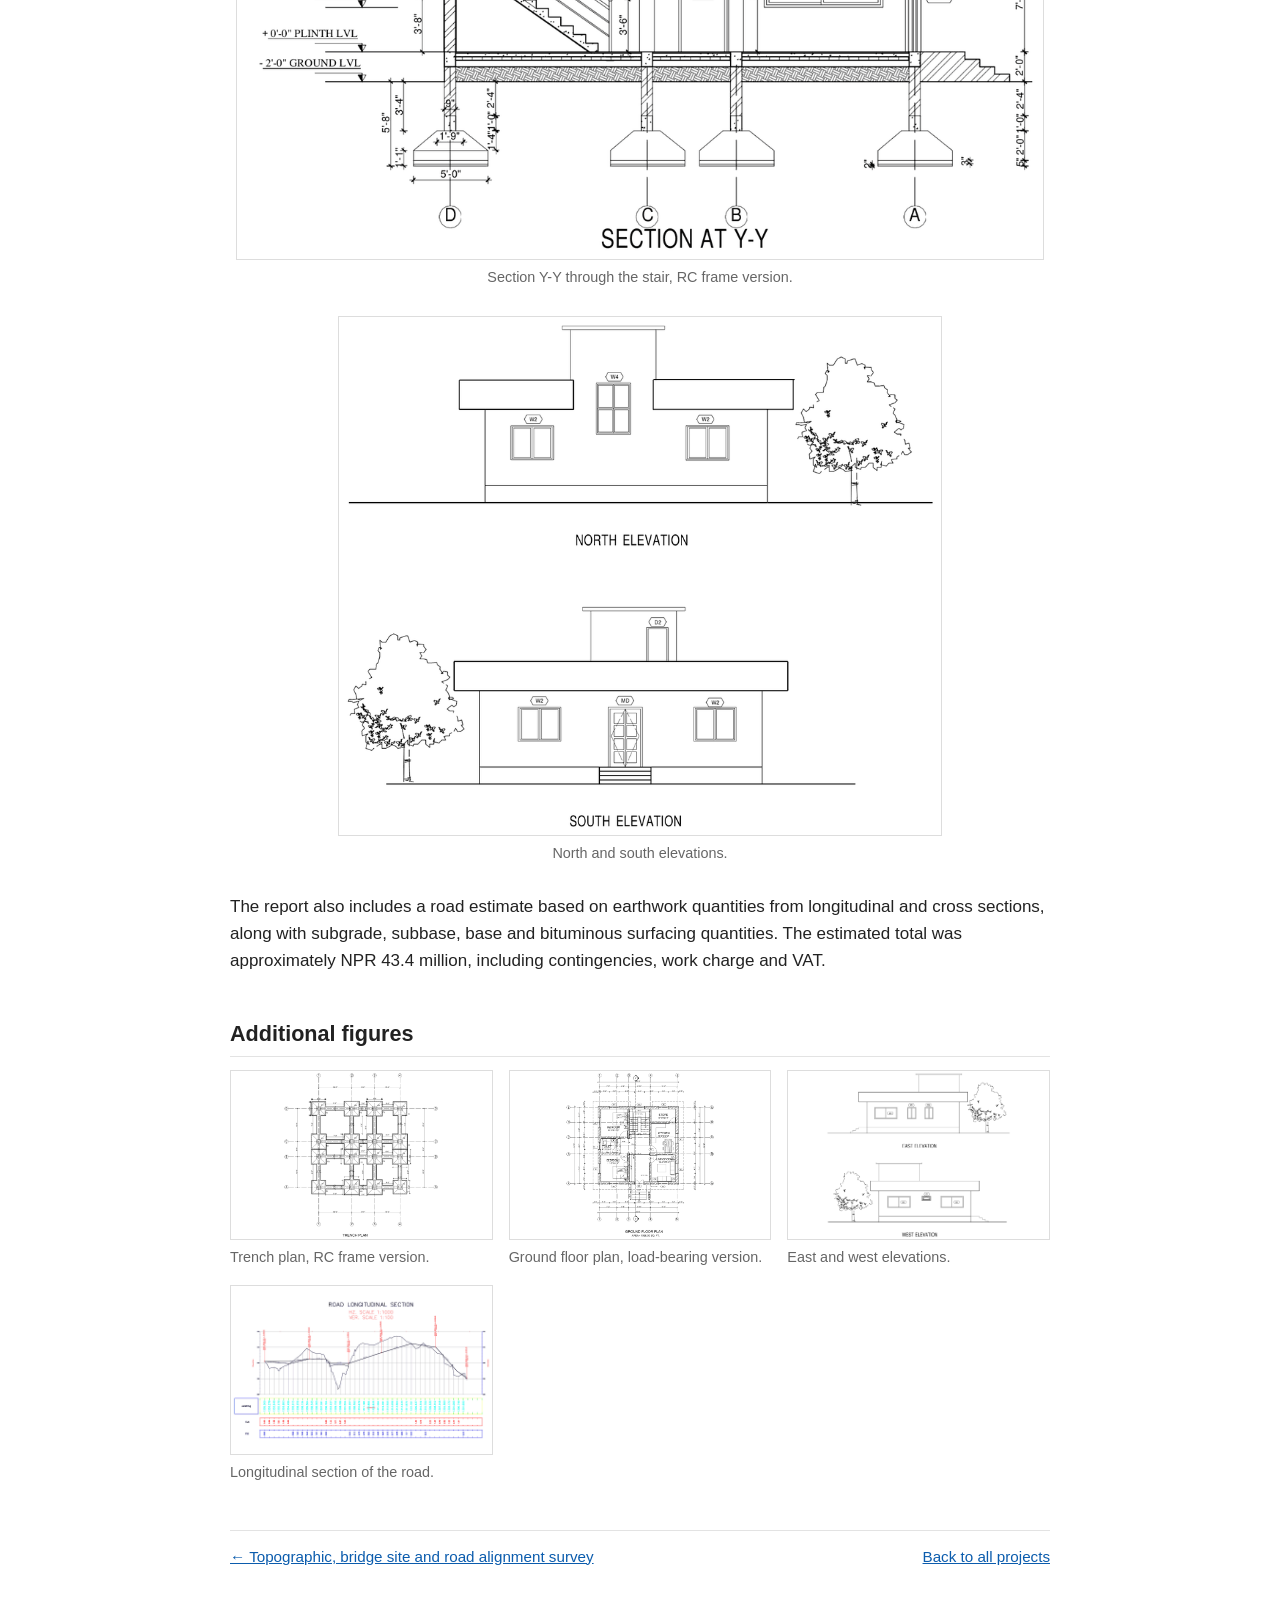
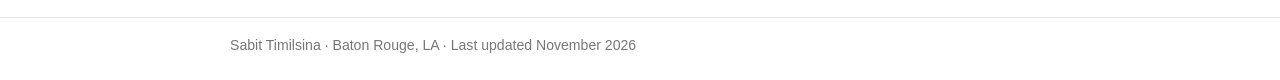
<file: projects/residential-drawing-set.html>
<!DOCTYPE html>
<html lang="en">
<head>
<meta charset="utf-8">
<meta name="viewport" content="width=device-width, initial-scale=1">
<title>Residential building drawing set and cost estimate | Sabit Timilsina</title>
<meta name="description" content="Drawings and a detailed cost estimate for a one-story house, once as an RC frame and once with load-bearing brick walls, plus a road estimate.">
<meta property="og:type" content="website">
<meta property="og:title" content="Residential building drawing set and cost estimate | Sabit Timilsina">
<meta property="og:description" content="Drawings and a detailed cost estimate for a one-story house, once as an RC frame and once with load-bearing brick walls, plus a road estimate.">
<meta property="og:url" content="https://sabittimilsina.github.io/projects/residential-drawing-set.html">
<meta property="og:image" content="https://sabittimilsina.github.io/images/og-image.jpg">
<link rel="stylesheet" href="../assets/style.css">
</head>
<body>
<a class="skip-link" href="#main-content">Skip to content</a>
<header>
  <div class="container">
    <a class="site-name" href="../index.html">Sabit Timilsina</a>
    <nav aria-label="Main navigation"><a href="../index.html">About</a> <a href="../projects.html" class="current" aria-current="page">Projects</a> <a href="../research.html">Research</a> <a href="../leadership.html">Leadership</a> <a href="../resume.pdf">R&eacute;sum&eacute;</a></nav>
  </div>
</header>
<main id="main-content">
  <div class="container">
<div class="page-head">
<p class="meta"><a href="../projects.html">&larr; All projects</a></p>
<h1>Residential building drawing set and cost estimate</h1>
<p class="meta">2022. Course project on detailed estimating, Pulchowk Campus, Tribhuvan University. Individual work.</p>
<p class="meta">AutoCAD, Excel.</p>
<p class="links"><a href="../docs/residential-estimate-report.pdf">Report with drawings and estimates (PDF)</a> <span class="meta">(5.4 MB)</span></p>
</div>

<p>I prepared drawings and detailed cost estimates for a 1,056 sq ft (33 ft by 32 ft), one-story house. Using AutoCAD, I developed plans, sections and elevations for two options: a reinforced concrete frame on isolated footings and load-bearing brick walls on strip footings.</p>
<figure><a href="../images/residential-ground-floor-plan.png"><img src="../images/residential-ground-floor-plan.png" alt="Floor plan of a one-story house with two bedrooms, living room, kitchen, store, toilet and stair" loading="lazy"></a><figcaption>Ground floor plan of the RC frame version.</figcaption></figure>
<p>For each option, I completed itemized quantity takeoffs in Excel for excavation, concrete, brickwork, reinforcement, finishes, doors and windows. I analyzed rates using material, labor and equipment costs, then compiled the cost summary. The estimate included allowances of 10% each for sanitary and electrical work, 3% for contingencies and 13% VAT.</p>
<div class="table-wrap"><table>
<thead><tr><th></th><th>RC frame</th><th>Load-bearing walls</th></tr></thead>
<tbody>
<tr><td>Civil works</td><td>NPR 3.32 million</td><td>NPR 3.01 million</td></tr>
<tr><td>Total cost</td><td>NPR 4.61 million</td><td>NPR 4.18 million</td></tr>
</tbody></table></div>
<p>For this specific building and the rates used in the project, the load-bearing option had an estimated total cost approximately 9% lower than the reinforced concrete frame option.</p>
<figure><a href="../images/residential-section.png"><img src="../images/residential-section.png" alt="Building section showing footings, plinth, floor levels and the stair" loading="lazy"></a><figcaption>Section Y-Y through the stair, RC frame version.</figcaption></figure>
<figure><a href="../images/residential-elevations-north-south.png"><img src="../images/residential-elevations-north-south.png" alt="North and south elevations of the house" loading="lazy"></a><figcaption>North and south elevations.</figcaption></figure>
<p>The report also includes a road estimate based on earthwork quantities from longitudinal and cross sections, along with subgrade, subbase, base and bituminous surfacing quantities. The estimated total was approximately NPR 43.4 million, including contingencies, work charge and VAT.</p>
<h2>Additional figures</h2>
<div class="fig-grid"><figure><a href="../images/residential-trench-plan.png"><img src="../images/residential-trench-plan.png" alt="Foundation trench plan with isolated footings" loading="lazy"></a><figcaption>Trench plan, RC frame version.</figcaption></figure><figure><a href="../images/residential-loadbearing-plan.png"><img src="../images/residential-loadbearing-plan.png" alt="Floor plan of the load-bearing version" loading="lazy"></a><figcaption>Ground floor plan, load-bearing version.</figcaption></figure><figure><a href="../images/residential-elevations-east-west.png"><img src="../images/residential-elevations-east-west.png" alt="East and west elevations of the house" loading="lazy"></a><figcaption>East and west elevations.</figcaption></figure><figure><a href="../images/residential-road-profile.png"><img src="../images/residential-road-profile.png" alt="Road longitudinal section with existing ground, cut and fill" loading="lazy"></a><figcaption>Longitudinal section of the road.</figcaption></figure></div>

<div class="pager"><a href="bridge-approach-survey.html">&larr; Topographic, bridge site and road alignment survey</a><a href="../projects.html">Back to all projects</a></div>
  </div>
</main>
<footer>
  <div class="container">Sabit Timilsina &middot; Baton Rouge, LA &middot; Last updated November 2026</div>
</footer>
</body>
</html>
</file>
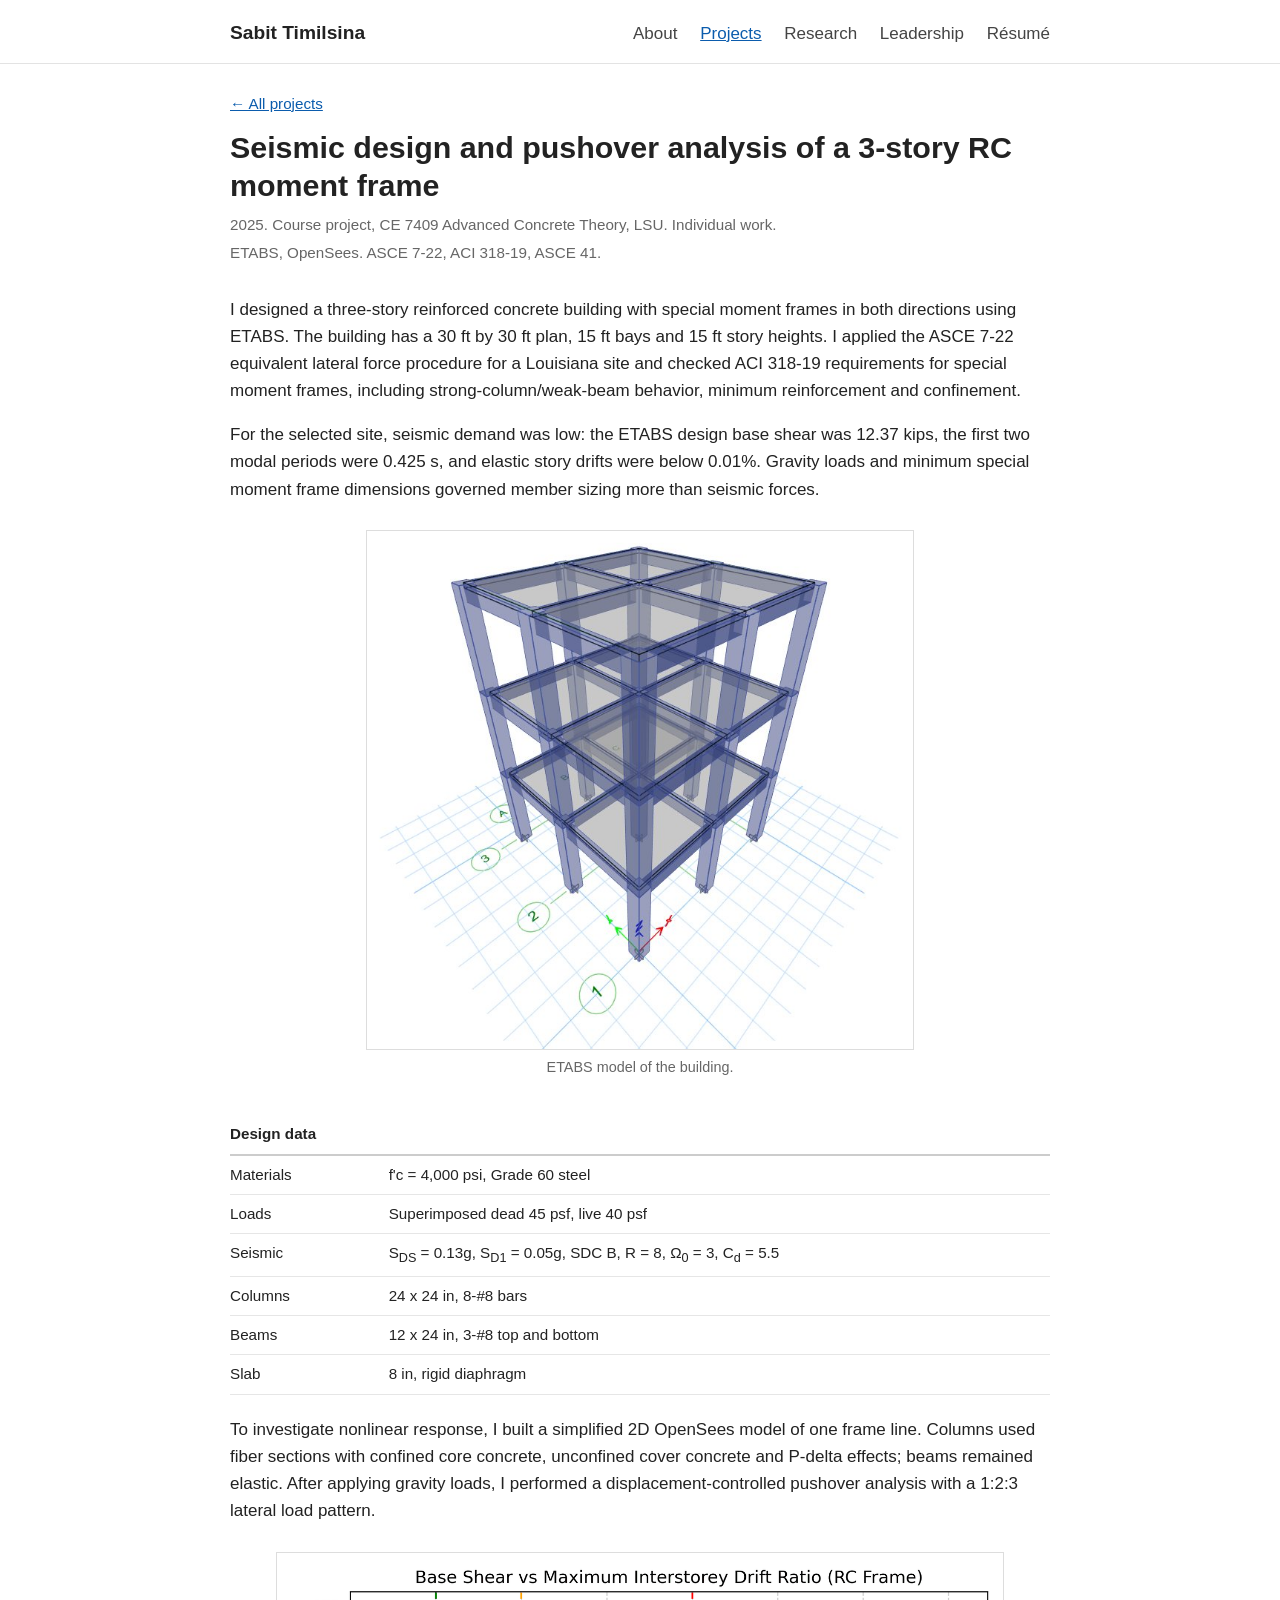
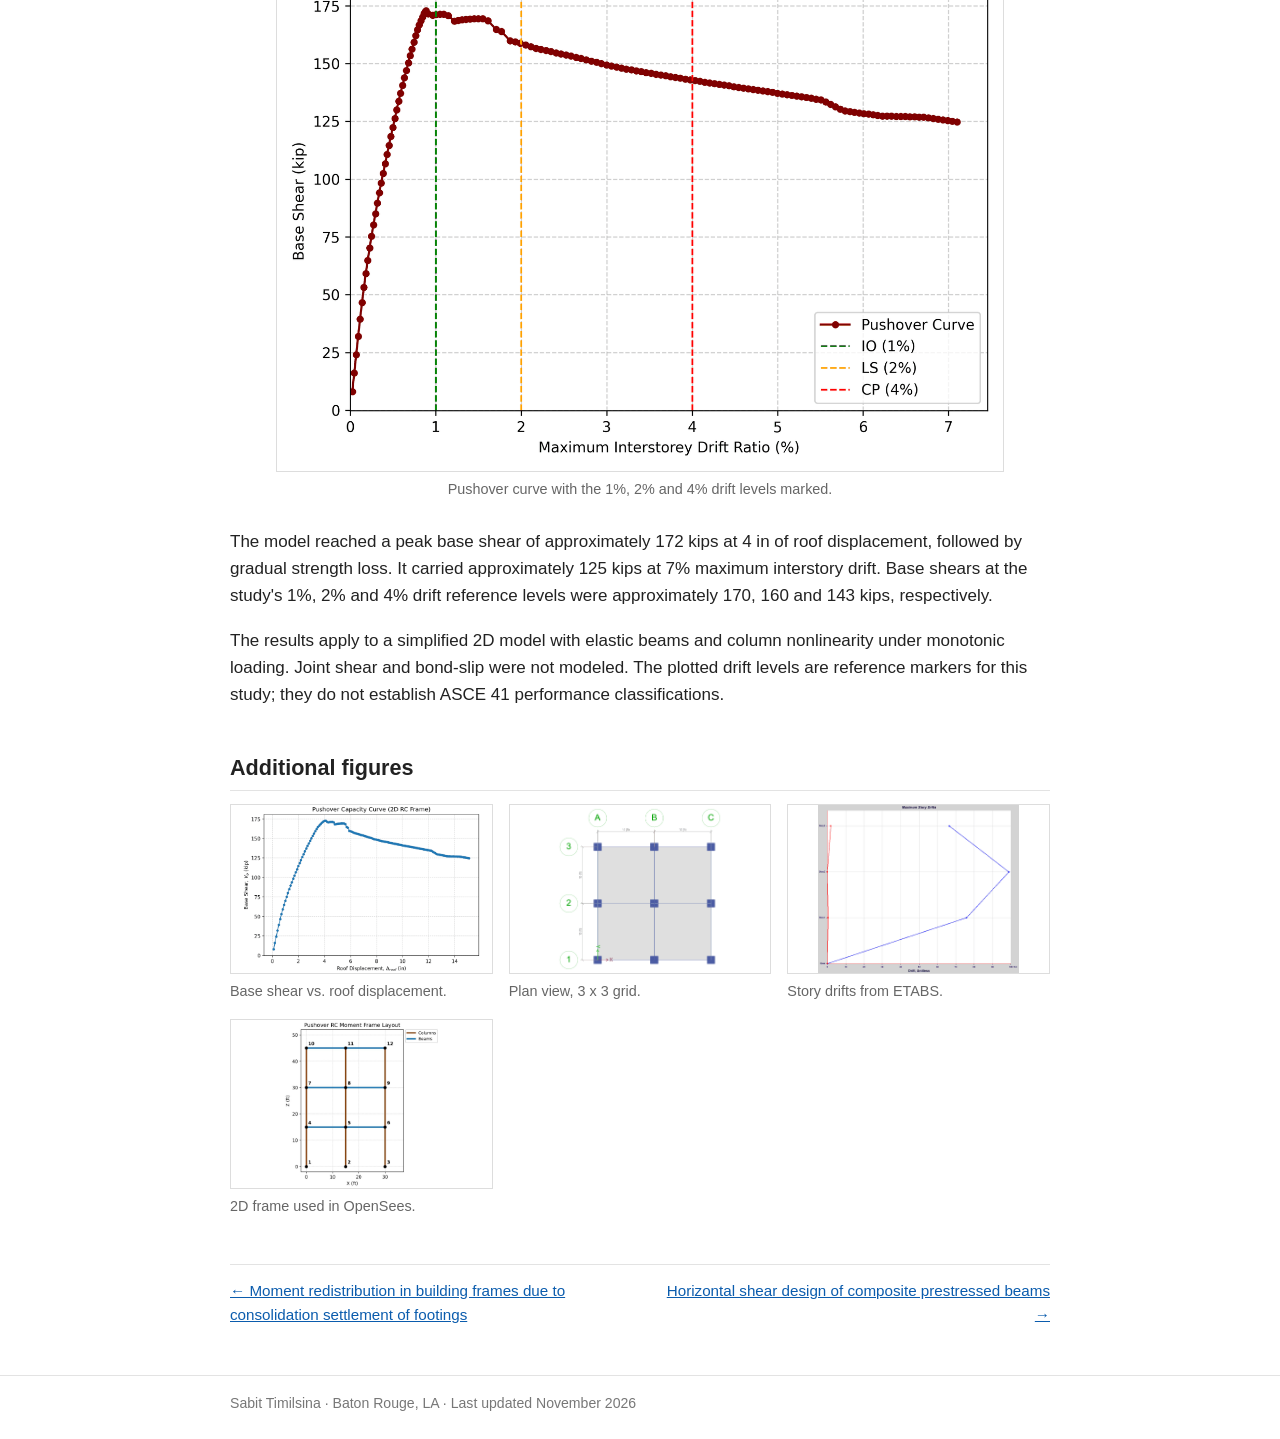
<file: projects/seismic-rc-frame.html>
<!DOCTYPE html>
<html lang="en">
<head>
<meta charset="utf-8">
<meta name="viewport" content="width=device-width, initial-scale=1">
<title>Seismic design and pushover analysis of a 3-story RC moment frame | Sabit Timilsina</title>
<meta name="description" content="I designed a three-story concrete building with special moment frames in ETABS, then ran a pushover analysis in OpenSees to see how it behaves past the design loads.">
<meta property="og:type" content="website">
<meta property="og:title" content="Seismic design and pushover analysis of a 3-story RC moment frame | Sabit Timilsina">
<meta property="og:description" content="I designed a three-story concrete building with special moment frames in ETABS, then ran a pushover analysis in OpenSees to see how it behaves past the design loads.">
<meta property="og:url" content="https://sabittimilsina.github.io/projects/seismic-rc-frame.html">
<meta property="og:image" content="https://sabittimilsina.github.io/images/og-image.jpg">
<link rel="stylesheet" href="../assets/style.css">
</head>
<body>
<a class="skip-link" href="#main-content">Skip to content</a>
<header>
  <div class="container">
    <a class="site-name" href="../index.html">Sabit Timilsina</a>
    <nav aria-label="Main navigation"><a href="../index.html">About</a> <a href="../projects.html" class="current" aria-current="page">Projects</a> <a href="../research.html">Research</a> <a href="../leadership.html">Leadership</a> <a href="../resume.pdf">R&eacute;sum&eacute;</a></nav>
  </div>
</header>
<main id="main-content">
  <div class="container">
<div class="page-head">
<p class="meta"><a href="../projects.html">&larr; All projects</a></p>
<h1>Seismic design and pushover analysis of a 3-story RC moment frame</h1>
<p class="meta">2025. Course project, CE 7409 Advanced Concrete Theory, LSU. Individual work.</p>
<p class="meta">ETABS, OpenSees. ASCE 7-22, ACI 318-19, ASCE 41.</p>

</div>

<p>I designed a three-story reinforced concrete building with special moment frames in both directions using ETABS. The building has a 30 ft by 30 ft plan, 15 ft bays and 15 ft story heights. I applied the ASCE 7-22 equivalent lateral force procedure for a Louisiana site and checked ACI 318-19 requirements for special moment frames, including strong-column/weak-beam behavior, minimum reinforcement and confinement.</p>
<p>For the selected site, seismic demand was low: the ETABS design base shear was 12.37 kips, the first two modal periods were 0.425 s, and elastic story drifts were below 0.01%. Gravity loads and minimum special moment frame dimensions governed member sizing more than seismic forces.</p>
<figure><a href="../images/seismic-etabs-3d.jpg"><img src="../images/seismic-etabs-3d.jpg" alt="ETABS 3D model of a three-story concrete frame" loading="lazy"></a><figcaption>ETABS model of the building.</figcaption></figure>
<div class="table-wrap"><table>
<thead><tr><th>Design data</th><th></th></tr></thead>
<tbody>
<tr><td>Materials</td><td>f'c = 4,000 psi, Grade 60 steel</td></tr>
<tr><td>Loads</td><td>Superimposed dead 45 psf, live 40 psf</td></tr>
<tr><td>Seismic</td><td>S<sub>DS</sub> = 0.13g, S<sub>D1</sub> = 0.05g, SDC B, R = 8, &Omega;<sub>0</sub> = 3, C<sub>d</sub> = 5.5</td></tr>
<tr><td>Columns</td><td>24 x 24 in, 8-#8 bars</td></tr>
<tr><td>Beams</td><td>12 x 24 in, 3-#8 top and bottom</td></tr>
<tr><td>Slab</td><td>8 in, rigid diaphragm</td></tr>
</tbody></table></div>
<p>To investigate nonlinear response, I built a simplified 2D OpenSees model of one frame line. Columns used fiber sections with confined core concrete, unconfined cover concrete and P-delta effects; beams remained elastic. After applying gravity loads, I performed a displacement-controlled pushover analysis with a 1:2:3 lateral load pattern.</p>
<figure><a href="../images/seismic-pushover-drift.png"><img src="../images/seismic-pushover-drift.png" alt="Pushover curve of base shear against maximum interstory drift" loading="lazy"></a><figcaption>Pushover curve with the 1%, 2% and 4% drift levels marked.</figcaption></figure>
<p>The model reached a peak base shear of approximately 172 kips at 4 in of roof displacement, followed by gradual strength loss. It carried approximately 125 kips at 7% maximum interstory drift. Base shears at the study's 1%, 2% and 4% drift reference levels were approximately 170, 160 and 143 kips, respectively.</p>
<p>The results apply to a simplified 2D model with elastic beams and column nonlinearity under monotonic loading. Joint shear and bond-slip were not modeled. The plotted drift levels are reference markers for this study; they do not establish ASCE 41 performance classifications.</p>
<h2>Additional figures</h2>
<div class="fig-grid"><figure><a href="../images/seismic-capacity-curve.png"><img src="../images/seismic-capacity-curve.png" alt="Capacity curve" loading="lazy"></a><figcaption>Base shear vs. roof displacement.</figcaption></figure><figure><a href="../images/seismic-etabs-plan.png"><img src="../images/seismic-etabs-plan.png" alt="Plan view of the column grid" loading="lazy"></a><figcaption>Plan view, 3 x 3 grid.</figcaption></figure><figure><a href="../images/seismic-story-drift.png"><img src="../images/seismic-story-drift.png" alt="Story drift plot" loading="lazy"></a><figcaption>Story drifts from ETABS.</figcaption></figure><figure><a href="../images/seismic-opensees-frame.jpg"><img src="../images/seismic-opensees-frame.jpg" alt="Frame elevation with node numbers" loading="lazy"></a><figcaption>2D frame used in OpenSees.</figcaption></figure></div>

<div class="pager"><a href="settleframe.html">&larr; Moment redistribution in building frames due to consolidation settlement of footings</a><a href="horizontal-shear-composite-beams.html">Horizontal shear design of composite prestressed beams &rarr;</a></div>
  </div>
</main>
<footer>
  <div class="container">Sabit Timilsina &middot; Baton Rouge, LA &middot; Last updated November 2026</div>
</footer>
</body>
</html>
</file>
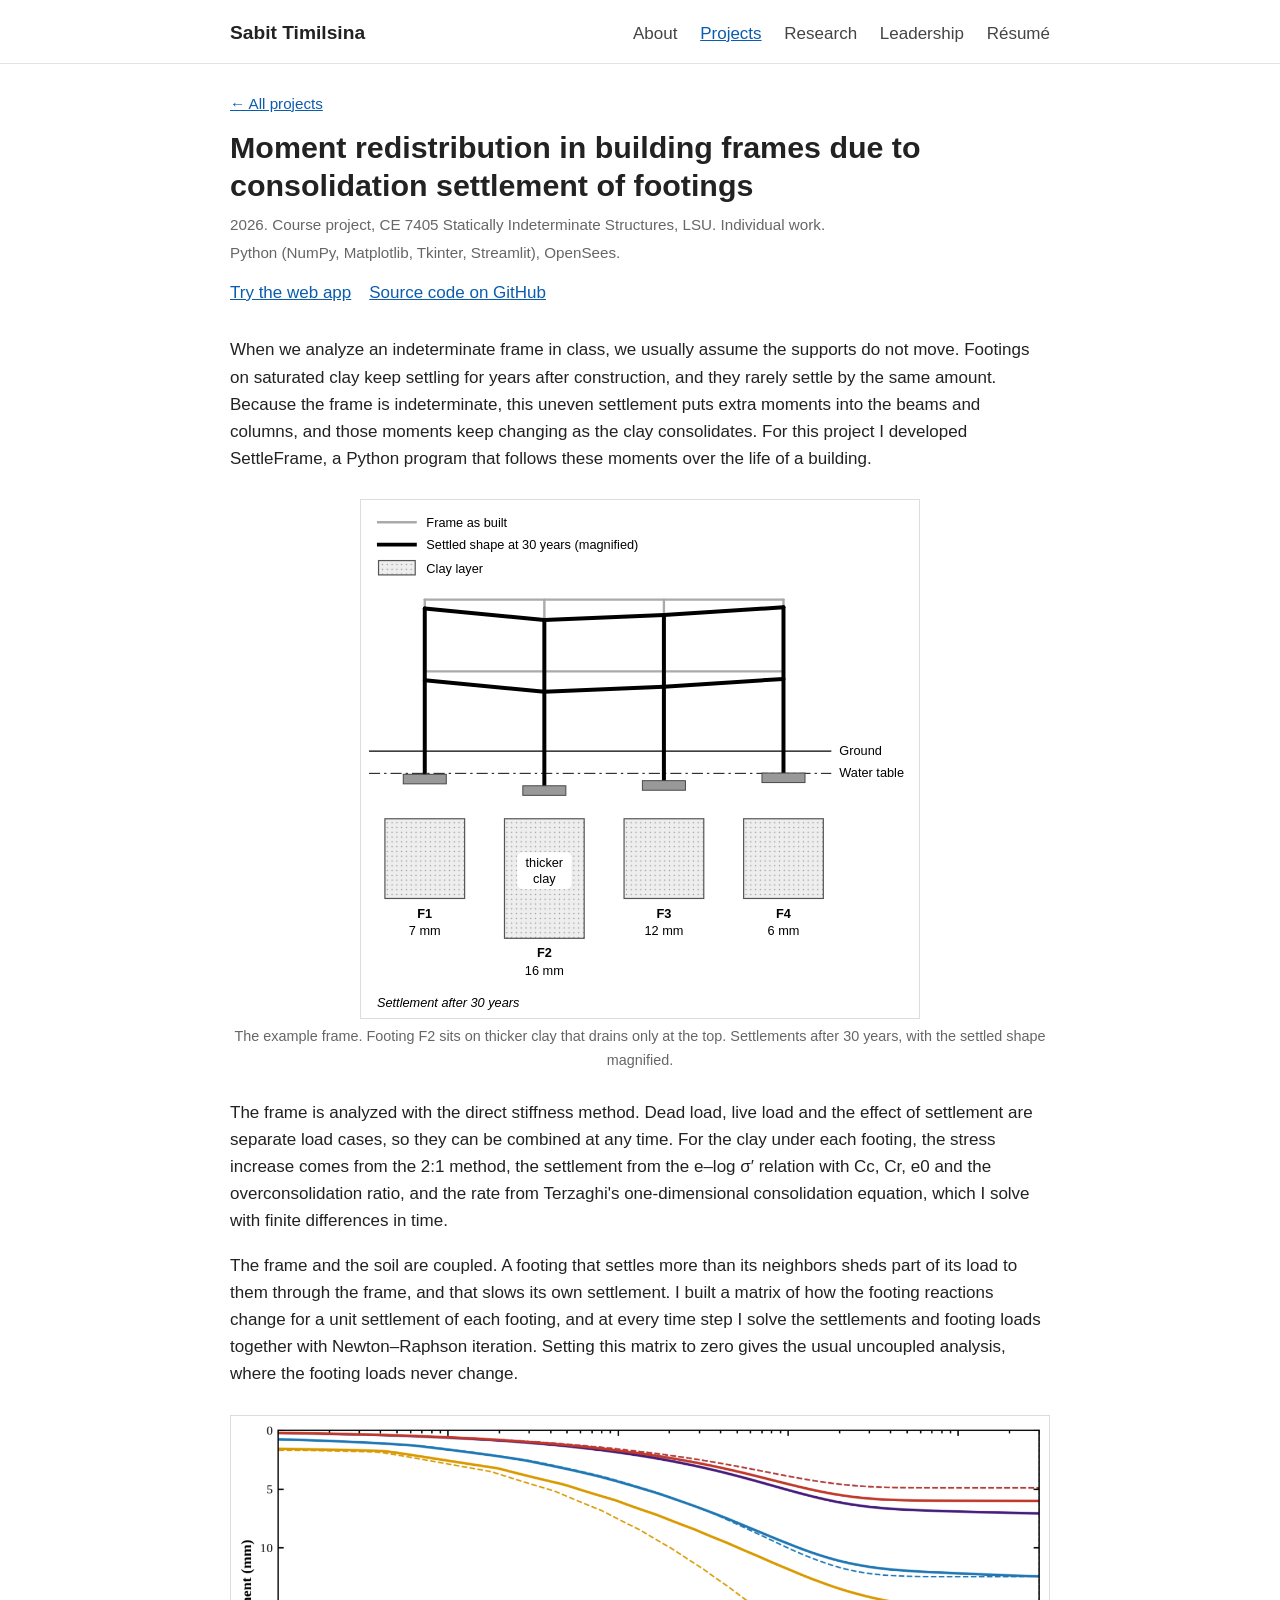
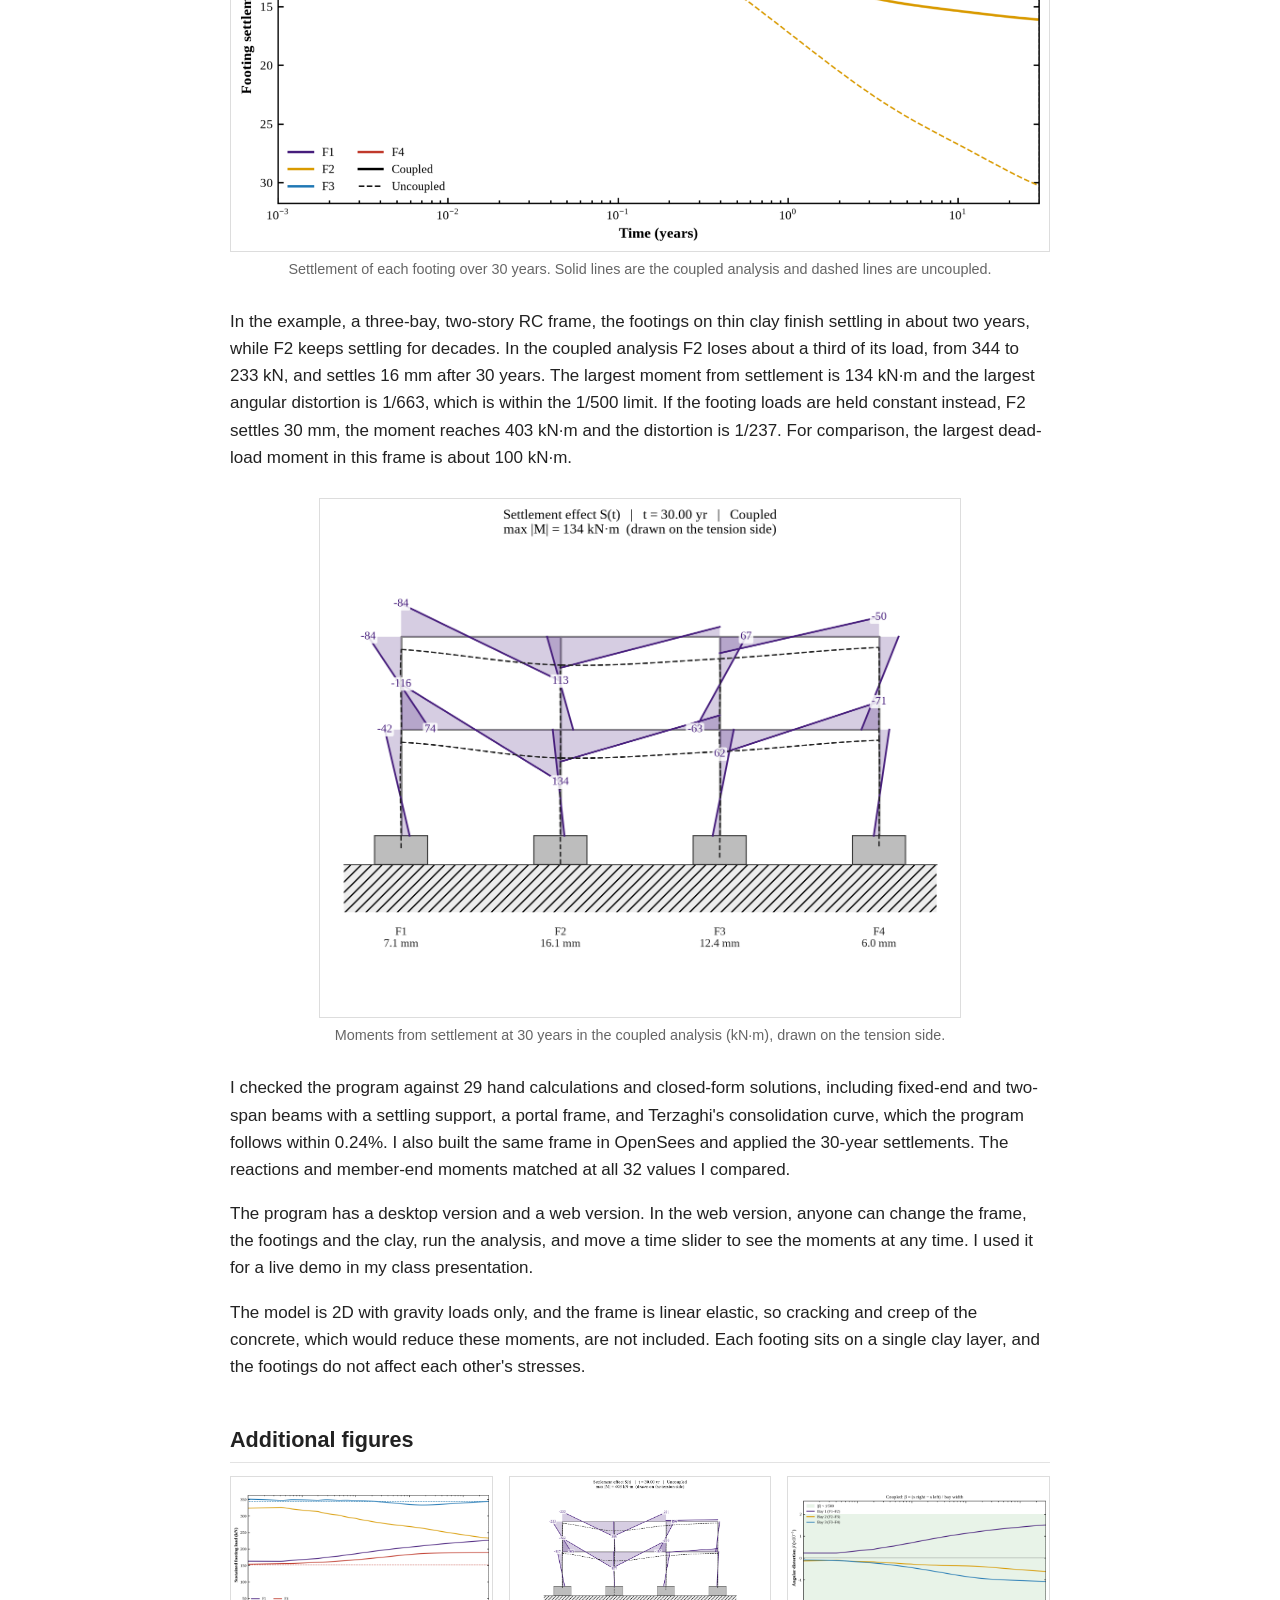
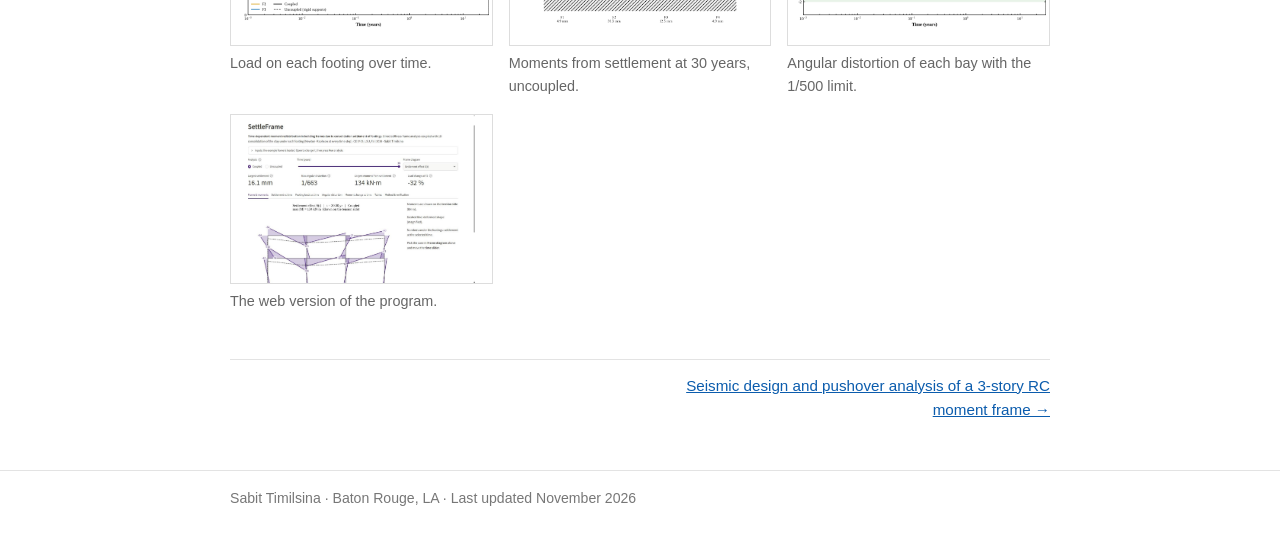
<file: projects/settleframe.html>
<!DOCTYPE html>
<html lang="en">
<head>
<meta charset="utf-8">
<meta name="viewport" content="width=device-width, initial-scale=1">
<title>Moment redistribution in building frames due to consolidation settlement of footings | Sabit Timilsina</title>
<meta name="description" content="I developed SettleFrame, a Python program with a web version that follows how consolidation settlement of footings changes the moments in a building frame over time.">
<meta property="og:type" content="website">
<meta property="og:title" content="Moment redistribution in building frames due to consolidation settlement of footings | Sabit Timilsina">
<meta property="og:description" content="I developed SettleFrame, a Python program with a web version that follows how consolidation settlement of footings changes the moments in a building frame over time.">
<meta property="og:url" content="https://sabittimilsina.github.io/projects/settleframe.html">
<meta property="og:image" content="https://sabittimilsina.github.io/images/og-image.jpg">
<link rel="stylesheet" href="../assets/style.css">
</head>
<body>
<a class="skip-link" href="#main-content">Skip to content</a>
<header>
  <div class="container">
    <a class="site-name" href="../index.html">Sabit Timilsina</a>
    <nav aria-label="Main navigation"><a href="../index.html">About</a> <a href="../projects.html" class="current" aria-current="page">Projects</a> <a href="../research.html">Research</a> <a href="../leadership.html">Leadership</a> <a href="../resume.pdf">R&eacute;sum&eacute;</a></nav>
  </div>
</header>
<main id="main-content">
  <div class="container">
<div class="page-head">
<p class="meta"><a href="../projects.html">&larr; All projects</a></p>
<h1>Moment redistribution in building frames due to consolidation settlement of footings</h1>
<p class="meta">2026. Course project, CE 7405 Statically Indeterminate Structures, LSU. Individual work.</p>
<p class="meta">Python (NumPy, Matplotlib, Tkinter, Streamlit), OpenSees.</p>
<p class="links"><a href="https://settleframe-sabit.streamlit.app">Try the web app</a><a href="https://github.com/sabittimilsina/settleframe">Source code on GitHub</a></p>
</div>

<p>When we analyze an indeterminate frame in class, we usually assume the supports do not move. Footings on saturated clay keep settling for years after construction, and they rarely settle by the same amount. Because the frame is indeterminate, this uneven settlement puts extra moments into the beams and columns, and those moments keep changing as the clay consolidates. For this project I developed SettleFrame, a Python program that follows these moments over the life of a building.</p>
<figure><a href="../images/settleframe-problem.svg"><img src="../images/settleframe-problem.svg" alt="Two-story, three-bay frame over four footings, with a thicker clay layer under the second footing and the settled shape of the frame" loading="lazy"></a><figcaption>The example frame. Footing F2 sits on thicker clay that drains only at the top. Settlements after 30 years, with the settled shape magnified.</figcaption></figure>
<p>The frame is analyzed with the direct stiffness method. Dead load, live load and the effect of settlement are separate load cases, so they can be combined at any time. For the clay under each footing, the stress increase comes from the 2:1 method, the settlement from the e&ndash;log&nbsp;&sigma;&prime; relation with Cc, Cr, e0 and the overconsolidation ratio, and the rate from Terzaghi's one-dimensional consolidation equation, which I solve with finite differences in time.</p>
<p>The frame and the soil are coupled. A footing that settles more than its neighbors sheds part of its load to them through the frame, and that slows its own settlement. I built a matrix of how the footing reactions change for a unit settlement of each footing, and at every time step I solve the settlements and footing loads together with Newton&ndash;Raphson iteration. Setting this matrix to zero gives the usual uncoupled analysis, where the footing loads never change.</p>
<figure><a href="../images/settleframe-settlement.png"><img src="../images/settleframe-settlement.png" alt="Settlement of four footings over 30 years for the coupled and uncoupled analyses" loading="lazy"></a><figcaption>Settlement of each footing over 30 years. Solid lines are the coupled analysis and dashed lines are uncoupled.</figcaption></figure>
<p>In the example, a three-bay, two-story RC frame, the footings on thin clay finish settling in about two years, while F2 keeps settling for decades. In the coupled analysis F2 loses about a third of its load, from 344 to 233 kN, and settles 16 mm after 30 years. The largest moment from settlement is 134 kN&middot;m and the largest angular distortion is 1/663, which is within the 1/500 limit. If the footing loads are held constant instead, F2 settles 30 mm, the moment reaches 403 kN&middot;m and the distortion is 1/237. For comparison, the largest dead-load moment in this frame is about 100 kN&middot;m.</p>
<figure><a href="../images/settleframe-moments-coupled.png"><img src="../images/settleframe-moments-coupled.png" alt="Moment diagram on the frame caused by footing settlement at 30 years" loading="lazy"></a><figcaption>Moments from settlement at 30 years in the coupled analysis (kN&middot;m), drawn on the tension side.</figcaption></figure>
<p>I checked the program against 29 hand calculations and closed-form solutions, including fixed-end and two-span beams with a settling support, a portal frame, and Terzaghi's consolidation curve, which the program follows within 0.24%. I also built the same frame in OpenSees and applied the 30-year settlements. The reactions and member-end moments matched at all 32 values I compared.</p>
<p>The program has a desktop version and a web version. In the web version, anyone can change the frame, the footings and the clay, run the analysis, and move a time slider to see the moments at any time. I used it for a live demo in my class presentation.</p>
<p>The model is 2D with gravity loads only, and the frame is linear elastic, so cracking and creep of the concrete, which would reduce these moments, are not included. Each footing sits on a single clay layer, and the footings do not affect each other's stresses.</p>
<h2>Additional figures</h2>
<div class="fig-grid"><figure><a href="../images/settleframe-footing-loads.png"><img src="../images/settleframe-footing-loads.png" alt="Sustained load on each footing over time" loading="lazy"></a><figcaption>Load on each footing over time.</figcaption></figure><figure><a href="../images/settleframe-moments-uncoupled.png"><img src="../images/settleframe-moments-uncoupled.png" alt="Moment diagram from settlement in the uncoupled analysis" loading="lazy"></a><figcaption>Moments from settlement at 30 years, uncoupled.</figcaption></figure><figure><a href="../images/settleframe-distortion.png"><img src="../images/settleframe-distortion.png" alt="Angular distortion of each bay over time with the 1/500 limit" loading="lazy"></a><figcaption>Angular distortion of each bay with the 1/500 limit.</figcaption></figure><figure><a href="../images/settleframe-web-app.jpg"><img src="../images/settleframe-web-app.jpg" alt="Screenshot of the SettleFrame web app" loading="lazy"></a><figcaption>The web version of the program.</figcaption></figure></div>

<div class="pager"><span></span><a href="seismic-rc-frame.html">Seismic design and pushover analysis of a 3-story RC moment frame &rarr;</a></div>
  </div>
</main>
<footer>
  <div class="container">Sabit Timilsina &middot; Baton Rouge, LA &middot; Last updated November 2026</div>
</footer>
</body>
</html>
</file>
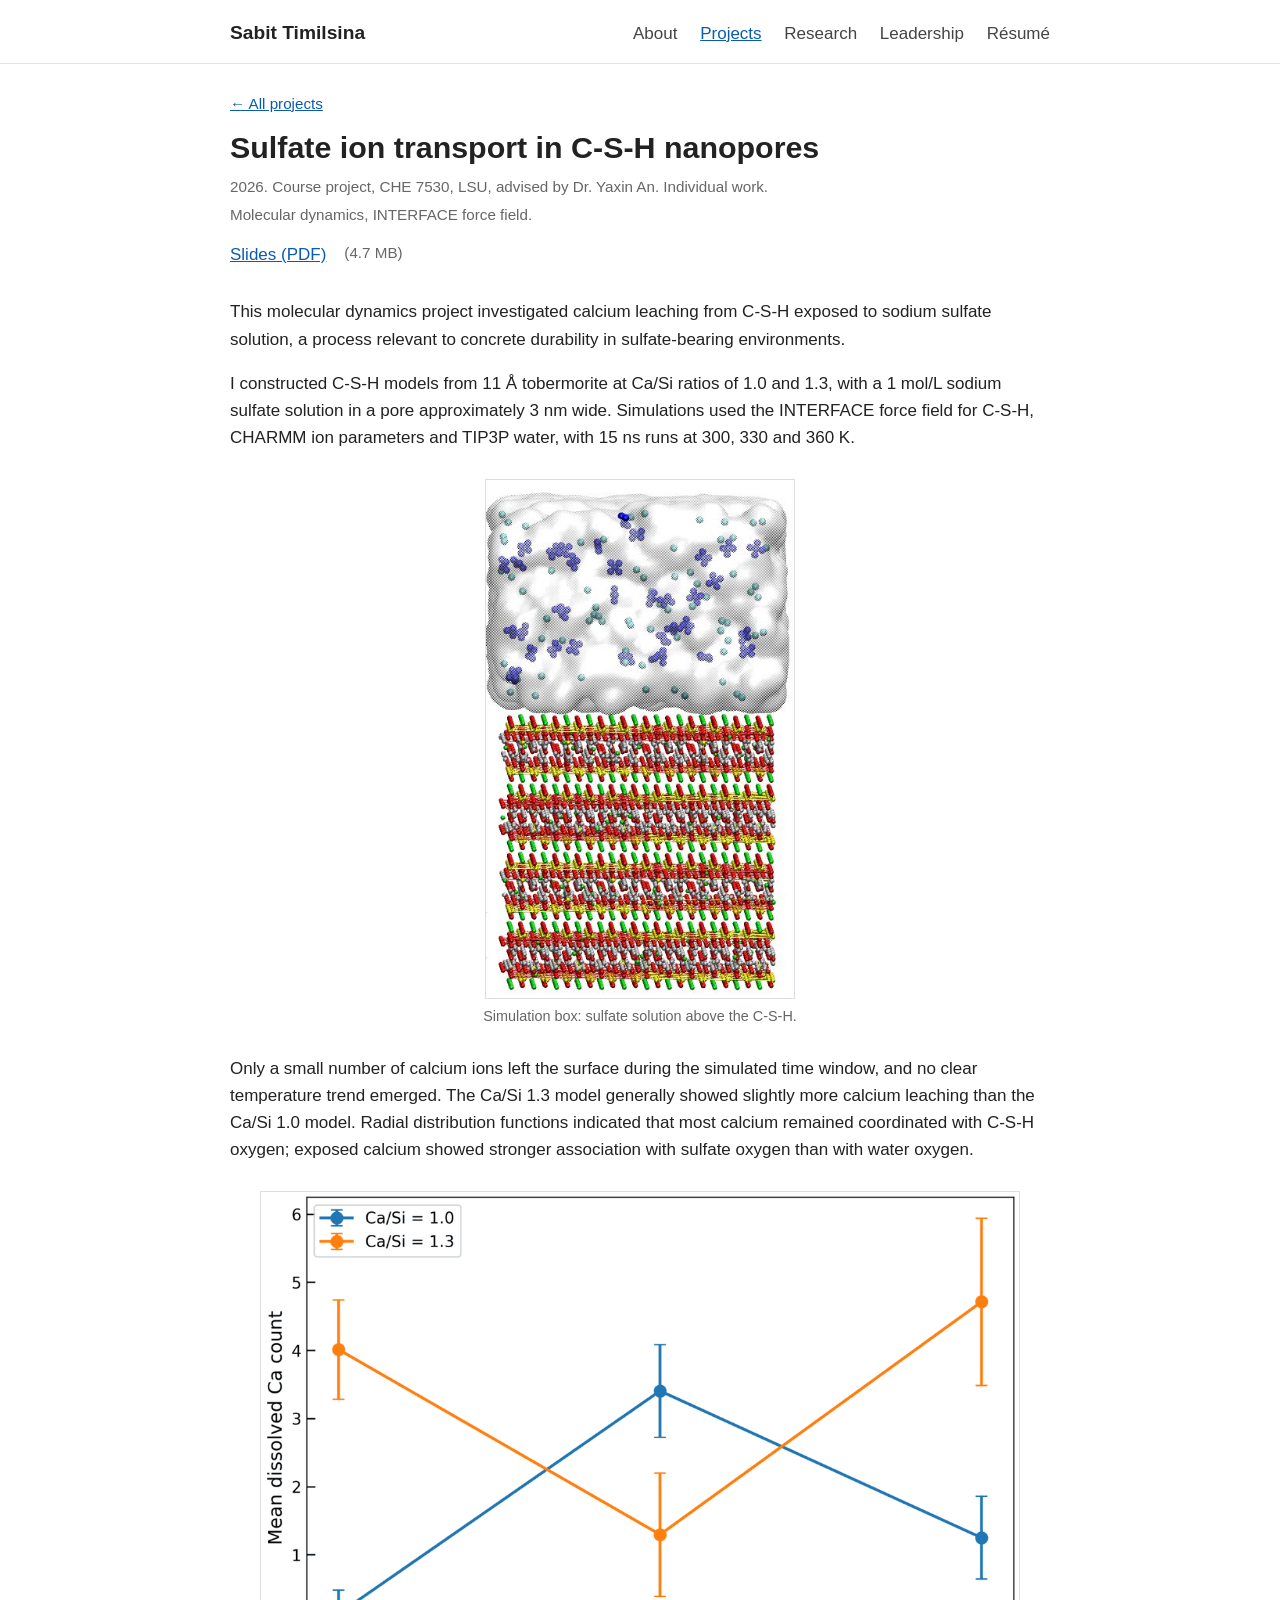
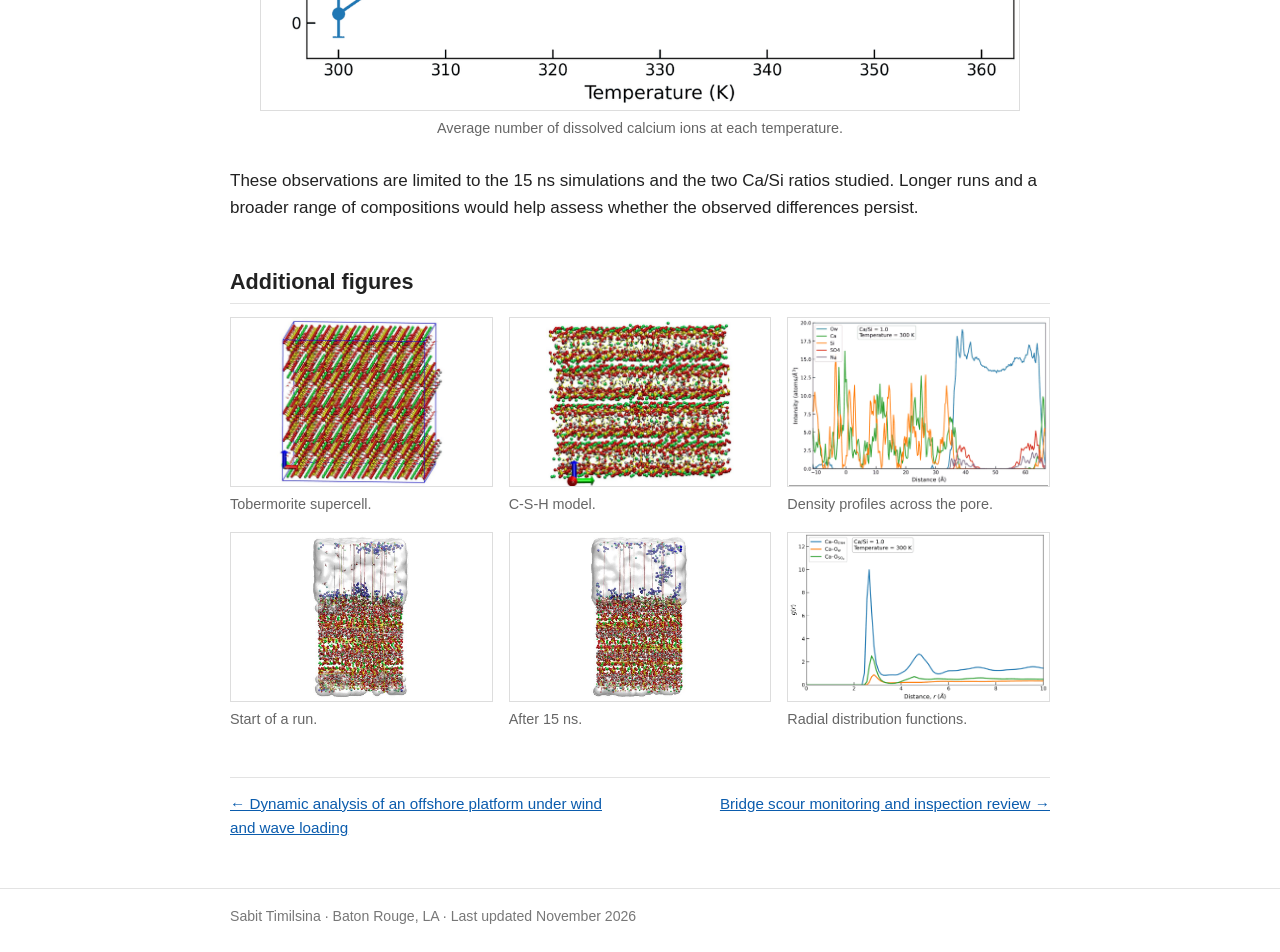
<file: projects/sulfate-ion-transport-csh.html>
<!DOCTYPE html>
<html lang="en">
<head>
<meta charset="utf-8">
<meta name="viewport" content="width=device-width, initial-scale=1">
<title>Sulfate ion transport in C-S-H nanopores | Sabit Timilsina</title>
<meta name="description" content="A molecular dynamics project on calcium leaching from C-S-H in contact with a sulfate solution, at different temperatures and Ca/Si ratios.">
<meta property="og:type" content="website">
<meta property="og:title" content="Sulfate ion transport in C-S-H nanopores | Sabit Timilsina">
<meta property="og:description" content="A molecular dynamics project on calcium leaching from C-S-H in contact with a sulfate solution, at different temperatures and Ca/Si ratios.">
<meta property="og:url" content="https://sabittimilsina.github.io/projects/sulfate-ion-transport-csh.html">
<meta property="og:image" content="https://sabittimilsina.github.io/images/og-image.jpg">
<link rel="stylesheet" href="../assets/style.css">
</head>
<body>
<a class="skip-link" href="#main-content">Skip to content</a>
<header>
  <div class="container">
    <a class="site-name" href="../index.html">Sabit Timilsina</a>
    <nav aria-label="Main navigation"><a href="../index.html">About</a> <a href="../projects.html" class="current" aria-current="page">Projects</a> <a href="../research.html">Research</a> <a href="../leadership.html">Leadership</a> <a href="../resume.pdf">R&eacute;sum&eacute;</a></nav>
  </div>
</header>
<main id="main-content">
  <div class="container">
<div class="page-head">
<p class="meta"><a href="../projects.html">&larr; All projects</a></p>
<h1>Sulfate ion transport in C-S-H nanopores</h1>
<p class="meta">2026. Course project, CHE 7530, LSU, advised by Dr. Yaxin An. Individual work.</p>
<p class="meta">Molecular dynamics, INTERFACE force field.</p>
<p class="links"><a href="../docs/sulfate-ion-transport-csh-slides.pdf">Slides (PDF)</a> <span class="meta">(4.7 MB)</span></p>
</div>

<p>This molecular dynamics project investigated calcium leaching from C-S-H exposed to sodium sulfate solution, a process relevant to concrete durability in sulfate-bearing environments.</p>
<p>I constructed C-S-H models from 11 &Aring; tobermorite at Ca/Si ratios of 1.0 and 1.3, with a 1 mol/L sodium sulfate solution in a pore approximately 3 nm wide. Simulations used the INTERFACE force field for C-S-H, CHARMM ion parameters and TIP3P water, with 15 ns runs at 300, 330 and 360 K.</p>
<figure><a href="../images/sulfate-md-setup.jpg"><img src="../images/sulfate-md-setup.jpg" alt="Molecular model with solution above a layered C-S-H slab" loading="lazy"></a><figcaption>Simulation box: sulfate solution above the C-S-H.</figcaption></figure>
<p>Only a small number of calcium ions left the surface during the simulated time window, and no clear temperature trend emerged. The Ca/Si 1.3 model generally showed slightly more calcium leaching than the Ca/Si 1.0 model. Radial distribution functions indicated that most calcium remained coordinated with C-S-H oxygen; exposed calcium showed stronger association with sulfate oxygen than with water oxygen.</p>
<figure><a href="../images/sulfate-ca-leaching.png"><img src="../images/sulfate-ca-leaching.png" alt="Plot of dissolved calcium against temperature" loading="lazy"></a><figcaption>Average number of dissolved calcium ions at each temperature.</figcaption></figure>
<p>These observations are limited to the 15 ns simulations and the two Ca/Si ratios studied. Longer runs and a broader range of compositions would help assess whether the observed differences persist.</p>
<h2>Additional figures</h2>
<div class="fig-grid"><figure><a href="../images/sulfate-tobermorite.jpg"><img src="../images/sulfate-tobermorite.jpg" alt="Tobermorite crystal model" loading="lazy"></a><figcaption>Tobermorite supercell.</figcaption></figure><figure><a href="../images/sulfate-csh-model-a.jpg"><img src="../images/sulfate-csh-model-a.jpg" alt="C-S-H atomic model" loading="lazy"></a><figcaption>C-S-H model.</figcaption></figure><figure><a href="../images/sulfate-zdensity.png"><img src="../images/sulfate-zdensity.png" alt="Density profile plot" loading="lazy"></a><figcaption>Density profiles across the pore.</figcaption></figure><figure><a href="../images/sulfate-snapshot-start.jpg"><img src="../images/sulfate-snapshot-start.jpg" alt="Simulation snapshot at the start" loading="lazy"></a><figcaption>Start of a run.</figcaption></figure><figure><a href="../images/sulfate-snapshot-end.jpg"><img src="../images/sulfate-snapshot-end.jpg" alt="Simulation snapshot after 15 ns" loading="lazy"></a><figcaption>After 15 ns.</figcaption></figure><figure><a href="../images/sulfate-rdf.png"><img src="../images/sulfate-rdf.png" alt="RDF plot" loading="lazy"></a><figcaption>Radial distribution functions.</figcaption></figure></div>

<div class="pager"><a href="offshore-dynamic-analysis.html">&larr; Dynamic analysis of an offshore platform under wind and wave loading</a><a href="bridge-scour-monitoring.html">Bridge scour monitoring and inspection review &rarr;</a></div>
  </div>
</main>
<footer>
  <div class="container">Sabit Timilsina &middot; Baton Rouge, LA &middot; Last updated November 2026</div>
</footer>
</body>
</html>
</file>
<file: assets/style.css>
/* Simple personal site. System fonts, white page, one link color. */
body {
  margin: 0;
  background: #fff;
  color: #222;
  font-family: -apple-system, BlinkMacSystemFont, "Segoe UI", Roboto, "Helvetica Neue", Arial, sans-serif;
  font-size: 17px;
  line-height: 1.6;
}
a { color: #0b5cad; }
a:hover { color: #083f78; }
img { max-width: 100%; height: auto; }
.container { max-width: 860px; margin: 0 auto; padding: 0 20px; }

/* Header */
header { border-bottom: 1px solid #e3e3e3; }
header .container { display: flex; flex-wrap: wrap; align-items: baseline; justify-content: space-between; gap: 8px 24px; padding-top: 18px; padding-bottom: 14px; }
.site-name { font-size: 1.2rem; font-weight: 600; color: #222; text-decoration: none; }
nav a { color: #444; text-decoration: none; margin-left: 18px; }
nav a:first-child { margin-left: 0; }
nav a:hover, nav a.current { color: #0b5cad; text-decoration: underline; }

main { padding: 28px 0 48px; }
h1 { font-size: 1.9rem; font-weight: 600; line-height: 1.25; margin: 0.4em 0 0.3em; }
h2 { font-size: 1.35rem; font-weight: 600; margin: 2em 0 0.6em; padding-bottom: 4px; border-bottom: 1px solid #e3e3e3; }
h3 { font-size: 1.08rem; font-weight: 600; margin: 1.4em 0 0.3em; }
p { margin: 0 0 1em; }
ul { padding-left: 1.3em; }
li { margin-bottom: 0.35em; }
.meta { color: #666; font-size: 0.95rem; margin-bottom: 0.2em; }
.links { margin: 0.8em 0 1.4em; }
.links a { margin-right: 18px; }
.page-head { margin-bottom: 1.8em; }
.page-head .links { margin-bottom: 0; }

/* Home (About) */
.photo { float: right; width: 240px; margin: 6px 0 16px 28px; border-radius: 4px; }
.news { list-style: none; padding: 0; }
.news li { display: grid; grid-template-columns: 6.5em 1fr; gap: 12px; margin-bottom: 0.45em; }
.news .date { color: #666; }
h2 { clear: both; }

/* Home intro */
.intro { display: flex; gap: 28px; align-items: flex-start; }
.intro .text { flex: 1; }
.intro .photo { width: 170px; flex: none; }
.intro .photo img { border-radius: 4px; display: block; }

/* Project list */
.project-list { list-style: none; padding: 0; margin: 0; }
.project-list li { display: grid; grid-template-columns: 200px 1fr; gap: 20px; padding: 18px 0; border-top: 1px solid #ececec; margin: 0; }
.project-list li:first-child { border-top: 0; padding-top: 6px; }
.project-list img { width: 200px; height: 125px; object-fit: cover; border: 1px solid #ddd; display: block; background: #fff; }
.project-list .noimg { width: 200px; height: 125px; border: 1px solid #ddd; background: #f5f6f7; display: flex; align-items: center; justify-content: center; color: #888; font-size: 0.85rem; }
.project-list h3 { margin: 0 0 4px; font-size: 1.08rem; }
.project-list h3 a { text-decoration: none; }
.project-list h3 a:hover { text-decoration: underline; }
.project-list p { margin: 0; }
.project-list li.text-only > div { grid-column: 2; }

/* Figures */
figure { margin: 1.6em 0; }
figure img { display: block; border: 1px solid #ddd; margin: 0 auto; max-height: 520px; width: auto; }
figcaption { font-size: 0.9rem; color: #666; margin-top: 6px; text-align: center; }
.fig-grid { display: grid; grid-template-columns: repeat(3, 1fr); gap: 16px; }
.fig-grid figure { margin: 0; }
.fig-grid img { width: 100%; height: 170px; object-fit: contain; background: #fff; }
.fig-grid figcaption { text-align: left; }

/* Tables */
table { border-collapse: collapse; width: 100%; margin: 0.6em 0 1.4em; font-size: 0.95rem; }
th, td { text-align: left; padding: 7px 10px 7px 0; border-bottom: 1px solid #e6e6e6; vertical-align: top; }
thead th { border-bottom: 2px solid #ccc; }
.table-wrap { overflow-x: auto; }

/* Lists of papers etc. */
.refs li { margin-bottom: 0.9em; }

.pager { display: flex; justify-content: space-between; gap: 20px; margin-top: 3em; padding-top: 14px; border-top: 1px solid #e3e3e3; font-size: 0.95rem; }

footer { border-top: 1px solid #e3e3e3; color: #777; font-size: 0.88rem; }
footer .container { padding-top: 16px; padding-bottom: 24px; }

@media (max-width: 640px) {
  body { font-size: 16px; }
  nav a { margin-left: 12px; }
  .project-list li { grid-template-columns: 1fr; gap: 10px; }
  .project-list li.text-only > div { grid-column: 1; }
  .project-list img, .project-list .noimg { width: 100%; height: auto; aspect-ratio: 16 / 10; }
  .fig-grid { grid-template-columns: 1fr 1fr; }
  .intro { flex-direction: column-reverse; }
  h1 { font-size: 1.6rem; }
  .photo { float: none; display: block; width: 220px; margin: 0 0 18px 0; }
  .news li { grid-template-columns: 1fr; gap: 0; }
}

/* Leadership page: photo grid and video */
.photo-grid { display: grid; grid-template-columns: repeat(3, 1fr); gap: 16px; margin: 1.2em 0; }
.photo-grid figure { margin: 0; }
.photo-grid img { width: 100%; height: 230px; object-fit: cover; object-position: center top; }
.photo-grid figcaption { text-align: left; }
.photo-grid.two { grid-template-columns: repeat(2, 1fr); max-width: 640px; }
.photo-grid.two img { height: 380px; object-position: center; }
figure video { display: block; width: 100%; max-width: 680px; margin: 0 auto; background: #000; border: 1px solid #ddd; }
@media (max-width: 640px) {
  .photo-grid { grid-template-columns: 1fr 1fr; }
  .photo-grid img { height: 170px; }
  .photo-grid.two img { height: 240px; }
  nav a { margin-left: 10px; font-size: 0.95rem; }
}

/* Editorial review: navigation, focus visibility and small-screen readability. */
* { box-sizing: border-box; }
html { scroll-padding-top: 20px; }
a:focus-visible { outline: 3px solid #0b5cad; outline-offset: 4px; }
.skip-link { position: absolute; left: 16px; top: -80px; z-index: 10; padding: 8px 14px; background: white; }
.skip-link:focus { top: 10px; }
.section-nav { display: flex; flex-wrap: wrap; gap: 8px 20px; padding: 14px 0; margin: 1.3em 0; border-block: 1px solid #e3e3e3; }
.section-nav a { margin: 0; color: #0b5cad; text-decoration: underline; }
.fig-grid.two { grid-template-columns: repeat(2, minmax(0, 1fr)); }
.experience-list h3 { margin-top: 1em; }
.experience-list .meta { margin-bottom: .4em; }
.links { display: flex; flex-wrap: wrap; gap: 8px 18px; }
.links a { margin-right: 0; }
.pager > * { min-width: 0; flex: 1; }
.pager > :last-child { text-align: right; }
@media (max-width: 480px) {
  header nav { display: flex; flex-wrap: wrap; gap: 8px 14px; }
  header nav a { margin-left: 0; }
  .fig-grid, .fig-grid.two, .photo-grid, .photo-grid.two { grid-template-columns: minmax(0, 1fr); }
  .photo-grid img, .photo-grid.two img { height: auto; }
  .pager { flex-direction: column; }
  .pager > :last-child { text-align: left; }
}
</file>
